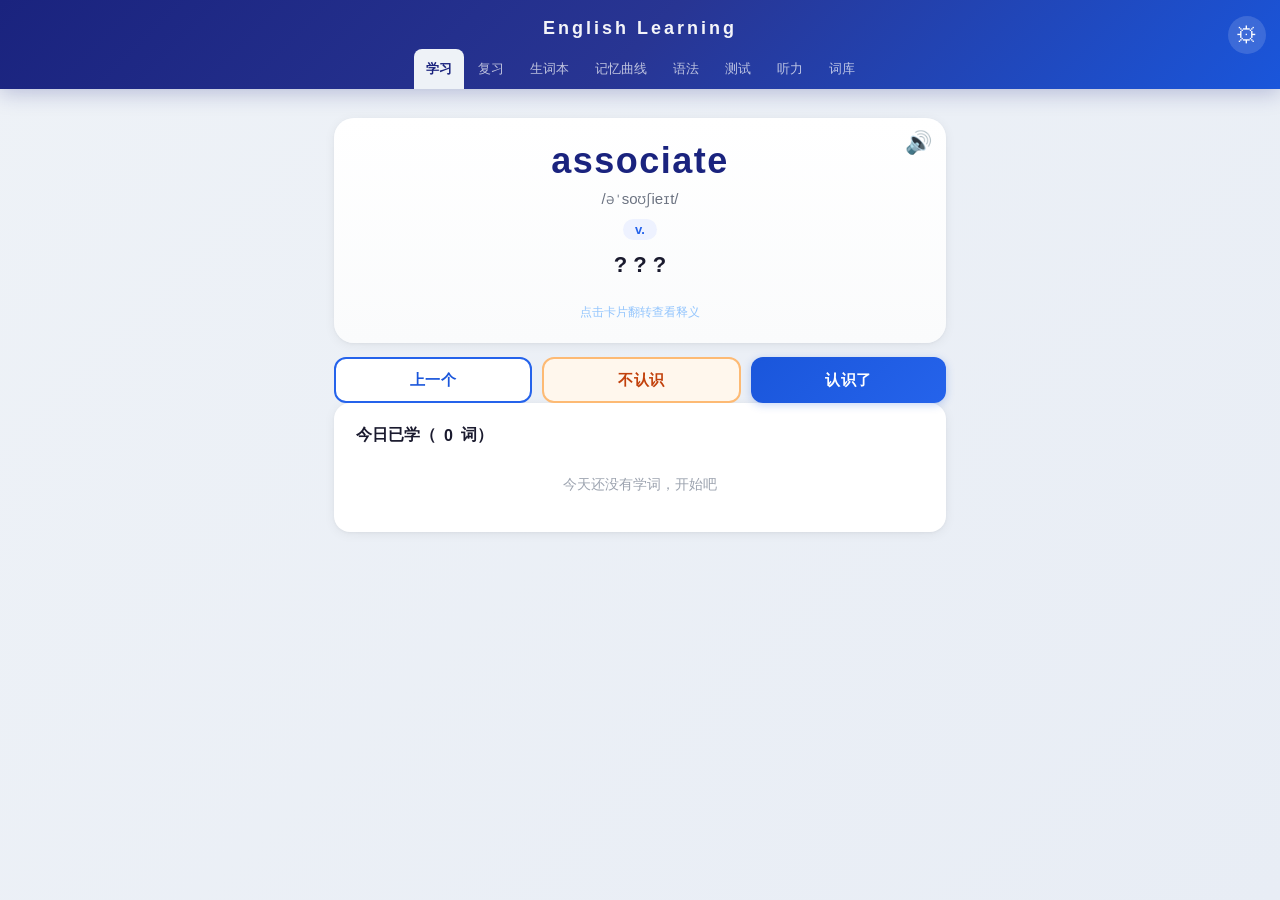
<file: index.html>
<!DOCTYPE html>
<html lang="zh-CN">
<head>
    <meta charset="UTF-8">
    <meta name="viewport" content="width=device-width, initial-scale=1.0, user-scalable=no, viewport-fit=cover">
    <meta name="apple-mobile-web-app-capable" content="yes">
    <meta name="apple-mobile-web-app-status-bar-style" content="black-translucent">
    <meta name="mobile-web-app-capable" content="yes">
    <meta name="theme-color" content="#1565C0">
    <link rel="manifest" href="manifest.json">
    <title>English Learning</title>
    <script>
    try {
        if ('serviceWorker' in navigator && location.protocol === 'https:') {
            navigator.serviceWorker.register('sw.js').catch(function(){});
        }
    } catch(e) {}
    </script>
    <style>
        /* ===== 基础重置 ===== */
        *, *::before, *::after { box-sizing: border-box; margin: 0; padding: 0; }
        body { font-family: "Microsoft YaHei", "PingFang SC", -apple-system, sans-serif; background: linear-gradient(135deg, #EEF2F7 0%, #E8EDF5 100%); color: #1a1a2e; min-height: 100vh; }

        /* ===== 导航栏 ===== */
        .navbar { background: linear-gradient(135deg, #1a237e 0%, #283593 50%, #1a56db 100%); color: #fff; position: fixed; top: 0; left: 0; right: 0; z-index: 100; box-shadow: 0 4px 20px rgba(26,35,126,0.25); }
        .nav-title { font-size: 18px; font-weight: 700; padding: 18px 20px 10px; text-align: center; letter-spacing: 3px; opacity: 0.95; }
        .nav-tabs { display: flex; justify-content: center; gap: 2px; padding: 0 12px 0; overflow-x: auto; -webkit-overflow-scrolling: touch; }
        .nav-tab { background: transparent; border: none; color: rgba(255,255,255,0.7); font-size: 13px; padding: 8px 12px; cursor: pointer; border-radius: 8px 8px 0 0; font-family: inherit; transition: all 0.25s; min-height: 40px; white-space: nowrap; }
        .nav-tab:hover { color: #fff; background: rgba(255,255,255,0.12); }
        .nav-tab.active { color: #1a237e; background: #EEF2F7; font-weight: 700; }

        /* ===== 主容器 ===== */
        .container { max-width: 640px; margin: 0 auto; padding: 118px 14px 40px; }

        /* ===== 面板 ===== */
        .panel { display: none; }
        .panel.active { display: block; animation: fadeIn 0.3s ease; }

        /* ===== 卡片 ===== */
        .card { background: #fff; border-radius: 16px; box-shadow: 0 2px 12px rgba(0,0,0,0.06), 0 1px 3px rgba(0,0,0,0.04); padding: 22px; margin-bottom: 14px; transition: box-shadow 0.2s; }
        .card-title { font-size: 16px; font-weight: 700; color: #1a1a2e; margin-bottom: 14px; display: flex; align-items: center; gap: 8px; }

        /* ===== 按钮 ===== */
        .btn { display: inline-flex; align-items: center; justify-content: center; border: none; border-radius: 12px; font-size: 15px; font-family: inherit; cursor: pointer; min-height: 46px; padding: 10px 22px; transition: all 0.25s; font-weight: 600; letter-spacing: 0.5px; }
        .btn-primary { background: linear-gradient(135deg, #1a56db, #2563eb); color: #fff; box-shadow: 0 2px 8px rgba(26,86,219,0.25); }
        .btn-primary:hover { background: linear-gradient(135deg, #1e40af, #1d4ed8); transform: translateY(-1px); box-shadow: 0 4px 14px rgba(26,86,219,0.35); }
        .btn-outline { background: #fff; color: #1a56db; border: 2px solid #2563eb; }
        .btn-outline:hover { background: #EEF2FF; }
        .btn-success { background: #10B981; color: #fff; }
        .btn-success:hover { background: #059669; }
        .btn-danger { background: #EF4444; color: #fff; }
        .btn-danger:hover { background: #DC2626; }
        .btn-sm { min-height: 34px; padding: 5px 12px; font-size: 12px; border-radius: 8px; }
        .btn-block { display: flex; width: 100%; }
        .btn-group { display: flex; gap: 10px; margin-top: 14px; }

        /* ===== 表单 ===== */
        .form-group { margin-bottom: 12px; }
        .form-label { display: block; font-size: 13px; color: #6B7280; margin-bottom: 4px; font-weight: 600; }
        .form-input { width: 100%; padding: 12px 16px; border: 2px solid #E5E7EB; border-radius: 12px; font-size: 15px; font-family: inherit; min-height: 46px; transition: all 0.2s; background: #F9FAFB; }
        .form-input:focus { outline: none; border-color: #2563eb; box-shadow: 0 0 0 4px rgba(37,99,235,0.1); background: #fff; }

        /* ===== 单词卡片 ===== */
        .word-card { cursor: pointer; user-select: none; min-height: 220px; display: flex; flex-direction: column; align-items: center; justify-content: center; text-align: center; transition: all 0.35s; position: relative; border-radius: 20px; background: linear-gradient(180deg, #FFFFFF 0%, #FAFBFC 100%); }
        .word-card:hover { transform: translateY(-3px); box-shadow: 0 8px 24px rgba(0,0,0,0.1); }
        .word-card.flipped { background: linear-gradient(180deg, #F8FAFF 0%, #F0F4FF 100%); }
        .word-en { font-size: 36px; font-weight: 800; color: #1a237e; letter-spacing: 1.5px; }
        .word-phonetic { font-size: 15px; color: #6B7280; margin-top: 8px; }
        .word-pos { font-size: 13px; color: #2563eb; background: #EEF2FF; padding: 3px 12px; border-radius: 20px; margin-top: 10px; font-weight: 600; }
        .word-meaning { font-size: 22px; color: #1a1a2e; margin-top: 12px; font-weight: 600; }
        .word-example { font-size: 14px; color: #6B7280; margin-top: 10px; font-style: italic; }
        .flip-hint { font-size: 12px; color: #93C5FD; margin-top: 16px; }
        .memory-tip { margin-top: 16px; padding: 14px 18px; background: #FFFBEB; border-radius: 14px; border-left: 4px solid #F59E0B; font-size: 13px; line-height: 1.7; color: #4B5563; text-align: left; width: 100%; }

        /* ===== 复习/选择题 ===== */
        .quiz-options { display: flex; flex-direction: column; gap: 10px; margin-top: 14px; }
        .quiz-option { background: #F9FAFB; border: 2px solid #E5E7EB; border-radius: 14px; padding: 14px 18px; font-size: 16px; cursor: pointer; transition: all 0.2s; min-height: 50px; font-family: inherit; text-align: left; font-weight: 500; }
        .quiz-option:hover { border-color: #2563eb; background: #EEF2FF; transform: scale(1.01); }
        .quiz-option.correct { border-color: #10B981; background: #ECFDF5; color: #065F46; }
        .quiz-option.wrong { border-color: #EF4444; background: #FEF2F2; color: #991B1B; }

        /* ===== 语法 ===== */
        .grammar-category { margin-bottom: 10px; }
        .grammar-header { background: #F9FAFB; border-radius: 12px; padding: 15px 18px; cursor: pointer; display: flex; justify-content: space-between; align-items: center; box-shadow: 0 1px 3px rgba(0,0,0,0.04); transition: all 0.2s; }
        .grammar-header:hover { background: #EEF2FF; }
        .grammar-body { background: #fff; border-radius: 0 0 12px 12px; padding: 0 18px; overflow: hidden; max-height: 0; transition: max-height 0.35s ease, padding 0.35s ease; }
        .grammar-body.open { max-height: 600px; padding: 14px 18px; }

        /* ===== 设置 ===== */
        .settings-btn { position: fixed; top: 16px; right: 14px; z-index: 101; background: rgba(255,255,255,0.15); backdrop-filter: blur(4px); border: none; color: #fff; font-size: 22px; width: 38px; height: 38px; border-radius: 50%; cursor: pointer; display: flex; align-items: center; justify-content: center; transition: all 0.2s; }
        .settings-btn:hover { background: rgba(255,255,255,0.3); }
        .modal-overlay { position: fixed; top: 0; left: 0; right: 0; bottom: 0; background: rgba(0,0,0,0.5); backdrop-filter: blur(4px); z-index: 200; display: flex; align-items: center; justify-content: center; animation: fadeIn 0.2s ease; }
        .modal-content { background: #fff; border-radius: 20px; padding: 28px; width: 92%; max-width: 420px; box-shadow: 0 20px 60px rgba(0,0,0,0.2); }
        .modal-header { display: flex; justify-content: space-between; align-items: center; margin-bottom: 18px; }
        .btn-close { background: #F3F4F6; border: none; font-size: 20px; color: #6B7280; cursor: pointer; width: 34px; height: 34px; border-radius: 50%; display: flex; align-items: center; justify-content: center; }
        .btn-close:hover { background: #E5E7EB; color: #1a1a2e; }
        @keyframes fadeIn { from { opacity: 0; } to { opacity: 1; } }

        /* ===== 空状态 ===== */
        .empty-state { text-align: center; padding: 40px 20px; color: #9CA3AF; }
        .empty-state-icon { font-size: 44px; margin-bottom: 10px; }
        .empty-state-text { font-size: 15px; }

        /* ===== 提示信息 ===== */
        .toast { position: fixed; bottom: 28px; left: 50%; transform: translateX(-50%); background: #1F2937; color: #fff; padding: 12px 28px; border-radius: 24px; font-size: 14px; z-index: 300; box-shadow: 0 8px 24px rgba(0,0,0,0.2); animation: fadeInUp 0.3s ease; }
        @keyframes fadeInUp { from { opacity: 0; transform: translateX(-50%) translateY(12px); } to { opacity: 1; transform: translateX(-50%) translateY(0); } }

        /* ===== 统计标签 ===== */
        .stat-row { display: flex; gap: 10px; margin: 12px 0; }
        .stat-item { flex: 1; background: linear-gradient(135deg, #EEF2FF, #E0E7FF); border-radius: 14px; padding: 16px; text-align: center; }
        .stat-num { font-size: 26px; font-weight: 800; color: #1e40af; }
        .stat-label { font-size: 11px; color: #6B7280; margin-top: 2px; font-weight: 600; text-transform: uppercase; letter-spacing: 1px; }

        /* ===== 生词本 ===== */
        .wordbook-item { display: flex; justify-content: space-between; align-items: center; padding: 14px 0; border-bottom: 1px solid #F3F4F6; }
        .wordbook-item:last-child { border-bottom: none; }
        .badge { font-size: 10px; background: #EEF2FF; color: #2563eb; padding: 2px 8px; border-radius: 10px; font-weight: 600; }
        .badge-learned { background: #ECFDF5; color: #065F46; }
        .badge-review { background: #FFF7ED; color: #C2410C; }

        /* ===== 不认识按钮 ===== */
        .btn-learn-unknown { background: #FFF7ED; color: #C2410C; border: 2px solid #FDBA74; }
        .btn-learn-unknown:hover { background: #FFEDD5; }

        /* ===== 词库列表 ===== */
        .vocab-item { display: flex; align-items: flex-start; padding: 12px 14px; border-bottom: 1px solid #F3F4F6; gap: 10px; transition: background 0.15s; }
        .vocab-item:hover { background: #F9FAFB; }
        .vocab-item:last-child { border-bottom: none; }
        .vocab-item-left { flex: 1; min-width: 0; }
        .vocab-word-row { display: flex; align-items: center; gap: 6px; flex-wrap: wrap; margin-bottom: 4px; }
        .vocab-word { font-size: 15px; font-weight: 700; color: #1a237e; }
        .vocab-meaning { font-size: 13px; color: #6B7280; }
        .vocab-status { font-size: 10px; padding: 2px 8px; border-radius: 10px; white-space: nowrap; font-weight: 600; }

        @media (max-width: 480px) {
            .container { padding: 108px 8px 32px; }
            .card { padding: 16px; }
            .word-en { font-size: 28px; }
            .nav-tab { font-size: 12px; padding: 8px 10px; }
        }
    </style>
</head>
<body>

    <!-- 导航栏 -->
    <nav class="navbar">
        <div class="nav-title">English Learning</div>
        <div class="nav-tabs">
            <button class="nav-tab active" data-tab="learn">学习</button>
            <button class="nav-tab" data-tab="review">复习</button>
            <button class="nav-tab" data-tab="wordbook">生词本</button>
            <button class="nav-tab" data-tab="memory">记忆曲线</button>
            <button class="nav-tab" data-tab="grammar">语法</button>
            <button class="nav-tab" data-tab="test">测试</button>
            <button class="nav-tab" data-tab="listen">听力</button>
            <button class="nav-tab" data-tab="vocab">词库</button>
        </div>
    </nav>

    <!-- 设置按钮 -->
    <button class="settings-btn" id="btnSettings" title="设置">&#9881;</button>

    <!-- 设置弹窗 -->
    <div class="modal-overlay" id="settingsModal" style="display:none;">
        <div class="modal-content">
            <div class="modal-header">
                <span class="card-title">设置</span>
                <button class="btn-close" id="btnCloseSettings">&times;</button>
            </div>
            <div class="form-group">
                <label class="form-label">每日目标（个）</label>
                <input class="form-input" type="number" id="inputDailyGoal" min="5" max="100" value="20">
            </div>
            <button class="btn btn-primary btn-block" id="btnSaveGoal" style="margin-bottom:8px;">保存目标</button>
            <hr style="border:none;border-top:1px solid #E0E0E0;margin:16px 0;">
            <div class="btn-group">
                <button class="btn btn-outline btn-block" id="btnExport">导出数据备份</button>
                <button class="btn btn-outline btn-block" id="btnImport">导入数据恢复</button>
            </div>
            <input type="file" id="importFile" accept=".json" style="display:none;">
            <hr style="border:none;border-top:1px solid #E0E0E0;margin:16px 0;">
            <button class="btn btn-outline btn-block" id="btnResetReview" style="margin-bottom:8px;">重置今日复习</button>
            <hr style="border:none;border-top:1px solid #E0E0E0;margin:16px 0;">
            <div style="font-weight:600;font-size:14px;margin-bottom:8px;">&#128260; 跨设备同步</div>
            <div style="font-size:12px;color:#6B7280;margin-bottom:8px;">在电脑生成同步码 → 手机上输入 → 数据同步</div>
            <button class="btn btn-primary btn-block" id="btnSyncExport" style="margin-bottom:8px;">生成同步码</button>
            <div style="display:flex;gap:8px;">
                <input class="form-input" id="syncCodeInput" placeholder="粘贴同步码..." style="flex:1;">
                <button class="btn btn-success" id="btnSyncImport" style="min-width:60px;">导入</button>
            </div>
            <hr style="border:none;border-top:1px solid #E0E0E0;margin:16px 0;">
            <button class="btn btn-danger btn-block" id="btnReset">重置所有数据</button>
        </div>
    </div>

    <!-- 内容区 -->
    <main class="container">

        <!-- ===== 学习面板 ===== -->
        <section id="learn-panel" class="panel active">
            <div class="card word-card" id="wordCard">
                <div style="position:absolute;top:12px;right:14px;cursor:pointer;font-size:22px;color:#1976D2;z-index:5;" id="btnSpeak" title="点击听发音">&#128266;</div>
                <div class="word-en" id="wordEn"></div>
                <div class="word-phonetic" id="wordPhonetic"></div>
                <div class="word-pos" id="wordPos"></div>
                <div class="word-meaning" id="wordMeaning"></div>
                <div style="display:flex;align-items:flex-start;gap:6px;justify-content:center;">
                    <div class="word-example" id="wordExample"></div>
                    <span id="btnSpeakExample" style="cursor:pointer;font-size:16px;color:#1976D2;display:none;line-height:1.4;" title="听例句发音">&#128266;</span>
                </div>
                <div class="flip-hint" id="flipHint">点击卡片翻转查看释义</div>
                <div class="memory-tip" id="memoryTipBox" style="display:none;">
                    <div style="font-weight:600;color:#E65100;margin-bottom:4px;">&#128161; 记忆技巧</div>
                    <div id="memoryTipContent"></div>
                </div>
            </div>
            <div class="btn-group" id="learnBtnGroup">
                <button class="btn btn-outline btn-block" id="btnPrevWord">上一个</button>
                <button class="btn btn-learn-unknown btn-block" id="btnUnknown">不认识</button>
                <button class="btn btn-primary btn-block" id="btnLearned">认识了</button>
            </div>
            <div class="card" id="completeCard" style="display:none;">
                <div class="empty-state">
                    <div class="empty-state-icon">&#127881;</div>
                    <div class="empty-state-text">今日目标已完成！继续复习巩固吧</div>
                </div>
            </div>
            <!-- 今日已学列表 -->
            <div class="card" id="todayLearnedCard">
                <div class="card-title">今日已学（<span id="todayLearnedCount">0</span> 词）</div>
                <div id="todayLearnedList" style="font-size:14px;color:#555;line-height:2;"></div>
                <div class="empty-state" id="todayLearnedEmpty" style="padding:16px;">
                    <div class="empty-state-text" style="font-size:14px;">今天还没有学词，开始吧</div>
                </div>
            </div>
        </section>

        <!-- ===== 复习面板 ===== -->
        <section id="review-panel" class="panel">
            <div class="stat-row" id="quizStats">
                <div class="stat-item"><div class="stat-num" id="quizCorrect" style="color:#4CAF50;">0</div><div class="stat-label">正确</div></div>
                <div class="stat-item"><div class="stat-num" id="quizWrong" style="color:#F44336;">0</div><div class="stat-label">错误</div></div>
                <div class="stat-item"><div class="stat-num" id="quizTotal">0</div><div class="stat-label">总题数</div></div>
            </div>
            <div class="card" id="quizCard">
                <div class="card-title">选择正确的释义</div>
                <div style="text-align:center;font-size:28px;font-weight:700;color:#1565C0;padding:16px 0;cursor:pointer;" id="quizWord" title="点击听发音">--</div>
                <div class="quiz-options" id="quizOptions"></div>
                <div id="quizFeedback" style="text-align:center;margin-top:12px;font-size:14px;"></div>
                <div class="btn-group" id="quizNavBtns" style="display:none;">
                    <button class="btn btn-outline btn-block" id="btnPrevQuiz">上一题</button>
                    <button class="btn btn-primary btn-block" id="btnNextQuiz">下一题</button>
                </div>
            </div>
            <div class="card" id="quizEmpty" style="display:none;">
                <div class="empty-state">
                    <div class="empty-state-icon">&#128218;</div>
                    <div class="empty-state-text">先去学习页认识一些单词，再来复习吧</div>
                </div>
            </div>
        </section>

        <!-- ===== 生词本面板 ===== -->
        <section id="wordbook-panel" class="panel">
            <div class="card">
                <div class="card-title">添加生词</div>
                <div class="form-group"><input class="form-input" id="inputNewWord" placeholder="输入英文单词"></div>
                <div class="form-group"><input class="form-input" id="inputNewMeaning" placeholder="输入中文释义"></div>
                <button class="btn btn-primary btn-block" id="btnAddWord">添加</button>
            </div>
            <!-- 生词测试 -->
            <div class="card" id="wordbookQuizCard">
                <div class="card-title">生词测试</div>
                <div id="wbQuizArea">
                    <button class="btn btn-primary btn-block" id="btnStartWbQuiz">开始测试生词</button>
                </div>
                <div id="wbQuizQuestion" style="display:none;">
                    <div style="text-align:center;font-size:26px;font-weight:700;color:#1565C0;padding:12px 0;cursor:pointer;" id="wbQuizWord" title="点击听发音"></div>
                    <div class="quiz-options" id="wbQuizOptions"></div>
                    <div id="wbQuizFeedback" style="text-align:center;margin-top:10px;font-size:14px;"></div>
                    <div class="btn-group" id="wbQuizNavBtns" style="display:none;">
                        <button class="btn btn-outline btn-block" id="btnWbPrev">上一题</button>
                        <button class="btn btn-primary btn-block" id="btnWbNext">下一题</button>
                    </div>
                    <div id="wbQuizResult" style="display:none;text-align:center;padding:20px;"></div>
                </div>
            </div>
            <!-- 生词列表 -->
            <div class="card">
                <div class="card-title">生词列表（<span id="wbErrorCount">0</span> 个错误词）</div>
                <div id="wordbookList"></div>
                <div class="empty-state" id="wordbookEmpty">
                    <div class="empty-state-icon">&#128214;</div>
                    <div class="empty-state-text">还没有生词，不认识或答错的词会自动收录</div>
                </div>
            </div>
        </section>

        <!-- ===== 记忆曲线面板 ===== -->
        <section id="memory-panel" class="panel">
            <div class="card">
                <div class="card-title">&#128337; 艾宾浩斯记忆曲线</div>
                <div style="font-size:13px;color:#6B7280;margin-bottom:14px;">
                    科学复习间隔：1天 → 3天 → 7天 → 15天 → 30天
                </div>
                <div class="stat-row" id="memStats">
                    <div class="stat-item"><div class="stat-num" id="memDueCount">0</div><div class="stat-label">到期复习</div></div>
                    <div class="stat-item"><div class="stat-num" id="memL1Count">0</div><div class="stat-label">L1 初学</div></div>
                    <div class="stat-item"><div class="stat-num" id="memMastered">0</div><div class="stat-label">已掌握</div></div>
                </div>
            </div>
            <!-- 记忆曲线复习题 -->
            <div class="card" id="memQuizCard">
                <div class="card-title">复习题</div>
                <div id="memQuizArea">
                    <button class="btn btn-primary btn-block" id="btnStartMemQuiz">开始复习到期词</button>
                </div>
                <div id="memQuizQuestion" style="display:none;">
                    <div style="text-align:center;font-size:26px;font-weight:800;color:#1a237e;padding:12px 0;cursor:pointer;" id="memQuizWord" title="点击听发音"></div>
                    <div class="quiz-options" id="memQuizOptions"></div>
                    <div id="memQuizFeedback" style="text-align:center;margin-top:10px;font-size:14px;"></div>
                    <div class="btn-group" id="memQuizNavBtns" style="display:none;">
                        <button class="btn btn-outline btn-block" id="btnMemPrev">上一题</button>
                        <button class="btn btn-primary btn-block" id="btnMemNext">下一题</button>
                    </div>
                    <div id="memQuizResult" style="display:none;text-align:center;padding:20px;"></div>
                </div>
            </div>
            <!-- 到期词列表 -->
            <div class="card">
                <div class="card-title">到期词列表</div>
                <div id="memDueList"></div>
                <div class="empty-state" id="memDueEmpty">
                    <div class="empty-state-icon">&#127919;</div>
                    <div class="empty-state-text">暂无到期词，先去学习页积累吧</div>
                </div>
            </div>
        </section>

        <!-- ===== 测试面板 ===== -->
        <section id="test-panel" class="panel">
            <!-- 词汇量测试 -->
            <div class="card" id="vocabTestCard">
                <div class="card-title">&#128202; 词汇量测试</div>
                <div style="font-size:13px;color:#6B7280;margin-bottom:12px;">从词库随机抽 50 词，诚实选择认识/不认识，估算词汇量</div>
                <div id="testArea">
                    <button class="btn btn-primary btn-block" id="btnStartTest">开始测试</button>
                    <button class="btn btn-outline btn-block" id="btnEndTest" style="margin-top:8px;display:none;">结束测试看结果</button>
                </div>
                <div id="testQuestion" style="display:none;">
                    <div style="text-align:center;font-size:13px;color:#6B7280;margin-bottom:8px;" id="testProgress"></div>
                    <div style="text-align:center;font-size:30px;font-weight:800;color:#1a237e;padding:16px;" id="testWord"></div>
                    <div class="btn-group">
                        <button class="btn btn-learn-unknown btn-block" id="btnTestNo">不认识</button>
                        <button class="btn btn-success btn-block" id="btnTestYes">认识</button>
                    </div>
                </div>
                <div id="testResult" style="display:none;text-align:center;padding:16px;"></div>
            </div>
            <!-- 今日回顾选择题 -->
            <div class="card" id="todayReviewCard">
                <div class="card-title">&#128218; 今日回顾</div>
                <div style="font-size:13px;color:#6B7280;margin-bottom:12px;" id="todayReviewInfo">今天学了 0 词，抽几个测一测</div>
                <div id="todayReviewArea">
                    <button class="btn btn-primary btn-block" id="btnStartTodayReview">开始回顾</button>
                </div>
                <div id="todayReviewQuestion" style="display:none;">
                    <div style="text-align:center;font-size:28px;font-weight:800;color:#1a237e;padding:12px;" id="todayReviewWord"></div>
                    <div class="quiz-options" id="todayReviewOptions"></div>
                    <div id="todayReviewFeedback" style="text-align:center;margin-top:10px;font-size:14px;"></div>
                    <button class="btn btn-primary btn-block" id="btnTodayReviewNext" style="display:none;margin-top:10px;">下一题</button>
                </div>
                <div id="todayReviewResult" style="display:none;text-align:center;padding:16px;"></div>
            </div>
        </section>

        <!-- ===== 听力面板 ===== -->
        <section id="listen-panel" class="panel">
            <div class="card">
                <div class="card-title">&#127911; 四级听力真题训练</div>
                <div style="font-size:13px;color:#6B7280;margin-bottom:12px;">播放对话/短文 → 听问题 → 选择答案</div>
            </div>
            <div class="card" id="listenQuizCard">
                <button class="btn btn-primary btn-block" id="btnListenPlay" style="margin-bottom:12px;">&#9654; 播放听力</button>
                <div id="listenQuestion" style="font-size:15px;color:#1a237e;font-weight:600;margin-bottom:14px;display:none;"></div>
                <div class="quiz-options" id="listenOptions"></div>
                <div id="listenFeedback" style="text-align:center;margin-top:12px;font-size:15px;"></div>
                <button class="btn btn-primary btn-block" id="btnListenNext" style="display:none;margin-top:12px;">下一题</button>
            </div>
            <div class="card">
                <div class="card-title">听力统计</div>
                <div class="stat-row">
                    <div class="stat-item"><div class="stat-num" id="listenCorrect" style="color:#10B981;">0</div><div class="stat-label">正确</div></div>
                    <div class="stat-item"><div class="stat-num" id="listenTotal">0</div><div class="stat-label">总题数</div></div>
                </div>
            </div>
        </section>

        <!-- ===== 语法面板 ===== -->
        <section id="grammar-panel" class="panel">
            <div id="grammarContent"></div>
        </section>

        <!-- ===== 词库面板 ===== -->
        <section id="vocab-panel" class="panel">
            <div class="card">
                <input class="form-input" id="vocabSearch" placeholder="搜索单词...（输入英文或中文）">
                <div style="display:flex;gap:6px;margin-top:8px;flex-wrap:wrap;" id="vocabFilters">
                    <button class="btn btn-sm btn-outline vocab-filter active" data-cat="all">全部</button>
                    <button class="btn btn-sm btn-outline vocab-filter" data-cat="mustknow" style="color:#F44336;border-color:#F44336;">必考</button>
                    <button class="btn btn-sm btn-outline vocab-filter" data-cat="highfreq" style="color:#1976D2;border-color:#1976D2;">高频</button>
                    <button class="btn btn-sm btn-outline vocab-filter" data-cat="errorprone" style="color:#E65100;border-color:#E65100;">易错</button>
                    <button class="btn btn-sm btn-outline vocab-filter" data-cat="basic">基础</button>
                    <button class="btn btn-sm btn-outline vocab-filter" data-cat="phrase" style="color:#7C3AED;border-color:#7C3AED;">词组</button>
                </div>
            </div>
            <div class="card">
                <div class="card-title">单词列表（<span id="vocabCount">500</span> 词）</div>
                <div id="vocabList"></div>
            </div>
        </section>

    </main>

    <script>
    // ===== 兼容补丁（旧手机浏览器） =====
    if (!Array.prototype.find) {
        Array.prototype.find = function(cb) {
            for (var i = 0; i < this.length; i++) { if (cb(this[i], i, this)) return this[i]; }
        };
    }
    if (!Array.prototype.some) {
        Array.prototype.some = function(cb) {
            for (var i = 0; i < this.length; i++) { if (cb(this[i], i, this)) return true; }
            return false;
        };
    }
    if (!String.prototype.includes) {
        String.prototype.includes = function(s) { return this.indexOf(s) !== -1; };
    }
    if (!Array.prototype.includes) {
        Array.prototype.includes = function(v) { return this.indexOf(v) !== -1; };
    }
    if (!window.speechSynthesis) { window.speechSynthesis = null; }

    // ===================================================================
    // 四级词库数据
    // ===================================================================
    var WORDS = [
        { id: "w001", word: "abandon", phonetic: "/əˈbændən/", pos: "v.", meaning: "放弃；抛弃", example: "He had to abandon his plan.", memoryTip: "<b>谐音：</b>\"一笨蛋\" → 被当笨蛋<b>抛弃</b>了。a+band+on：乐队在台上演出，观众走光了。" },
        { id: "w002", word: "ability", phonetic: "/əˈbɪləti/", pos: "n.", meaning: "能力；才能", example: "She has the ability to lead." },
        { id: "w003", word: "abroad", phonetic: "/əˈbrɔːd/", pos: "adv.", meaning: "在国外；到国外", example: "He dreams of studying abroad." },
        { id: "w004", word: "absence", phonetic: "/ˈæbsəns/", pos: "n.", meaning: "缺席；不在", example: "His absence was noticed." },
        { id: "w005", word: "absolute", phonetic: "/ˈæbsəluːt/", pos: "adj.", meaning: "绝对的；完全的", example: "I have absolute trust in her." },
        { id: "w006", word: "absorb", phonetic: "/əbˈzɔːrb/", pos: "v.", meaning: "吸收；吸引", example: "Plants absorb sunlight." },
        { id: "w007", word: "abstract", phonetic: "/ˈæbstrækt/", pos: "adj.", meaning: "抽象的；摘要", example: "The idea is too abstract." },
        { id: "w008", word: "abundant", phonetic: "/əˈbʌndənt/", pos: "adj.", meaning: "丰富的；充裕的", example: "The region has abundant resources." },
        { id: "w009", word: "academic", phonetic: "/ˌækəˈdemɪk/", pos: "adj.", meaning: "学术的；学院的", example: "She has high academic achievements." },
        { id: "w010", word: "accelerate", phonetic: "/əkˈseləreɪt/", pos: "v.", meaning: "加速；加快", example: "The car accelerated quickly." },
        { id: "w011", word: "access", phonetic: "/ˈækses/", pos: "n.", meaning: "进入；通道；访问", example: "Students have access to the library.", memoryTip: "<b>词根 cess=走：</b>access=ac+cess→走过去→<b>进入</b>。同根：success=往上走→成功；process=向前走→过程。" },
        { id: "w012", word: "accompany", phonetic: "/əˈkʌmpəni/", pos: "v.", meaning: "陪伴；伴随", example: "She accompanied me to the station." },
        { id: "w013", word: "accomplish", phonetic: "/əˈkɑːmplɪʃ/", pos: "v.", meaning: "完成；实现", example: "We accomplished our mission." },
        { id: "w014", word: "account", phonetic: "/əˈkaʊnt/", pos: "n.", meaning: "账户；说明", example: "I opened a bank account." },
        { id: "w015", word: "accurate", phonetic: "/ˈækjərət/", pos: "adj.", meaning: "准确的；精确的", example: "The data is accurate." },
        { id: "w016", word: "achieve", phonetic: "/əˈtʃiːv/", pos: "v.", meaning: "达到；取得", example: "He achieved his goal." },
        { id: "w017", word: "acknowledge", phonetic: "/əkˈnɑːlɪdʒ/", pos: "v.", meaning: "承认；确认", example: "She acknowledged her mistake." },
        { id: "w018", word: "acquire", phonetic: "/əˈkwaɪər/", pos: "v.", meaning: "获得；习得", example: "It's hard to acquire a new language." },
        { id: "w019", word: "adapt", phonetic: "/əˈdæpt/", pos: "v.", meaning: "适应；改编", example: "You need to adapt to the new environment." },
        { id: "w020", word: "adequate", phonetic: "/ˈædɪkwət/", pos: "adj.", meaning: "足够的；适当的", example: "The supply is adequate for our needs." },
        { id: "w021", word: "adjust", phonetic: "/əˈdʒʌst/", pos: "v.", meaning: "调整；适应", example: "I need to adjust the volume." },
        { id: "w022", word: "administration", phonetic: "/ədˌmɪnɪˈstreɪʃn/", pos: "n.", meaning: "管理；行政", example: "The administration made new rules." },
        { id: "w023", word: "admission", phonetic: "/ədˈmɪʃn/", pos: "n.", meaning: "准入；承认", example: "He gained admission to the university." },
        { id: "w024", word: "adopt", phonetic: "/əˈdɑːpt/", pos: "v.", meaning: "采用；收养", example: "They decided to adopt the new method." },
        { id: "w025", word: "advance", phonetic: "/ədˈvæns/", pos: "v.", meaning: "前进；提前", example: "Technology continues to advance." },
        { id: "w026", word: "advantage", phonetic: "/ədˈvæntɪdʒ/", pos: "n.", meaning: "优势；有利条件", example: "Being tall is an advantage in basketball." },
        { id: "w027", word: "advertise", phonetic: "/ˈædvərtaɪz/", pos: "v.", meaning: "做广告；宣传", example: "They advertise on social media." },
        { id: "w028", word: "affair", phonetic: "/əˈfer/", pos: "n.", meaning: "事务；事件", example: "It's a private affair." },
        { id: "w029", word: "affect", phonetic: "/əˈfekt/", pos: "v.", meaning: "影响；感染", example: "The weather affects our mood.", memoryTip: "<b>affect(v.影响) vs effect(n.效果)：</b>a在前→先动作，e在后→结果。affect=动词，effect=名词。" },
        { id: "w030", word: "afford", phonetic: "/əˈfɔːrd/", pos: "v.", meaning: "负担得起；提供", example: "I can't afford a new car." },
        { id: "w031", word: "aggressive", phonetic: "/əˈɡresɪv/", pos: "adj.", meaning: "侵略的；好斗的", example: "The company has an aggressive strategy." },
        { id: "w032", word: "agreement", phonetic: "/əˈɡriːmənt/", pos: "n.", meaning: "协议；一致", example: "They reached an agreement." },
        { id: "w033", word: "aid", phonetic: "/eɪd/", pos: "n.", meaning: "援助；帮助", example: "They provided aid to the victims." },
        { id: "w034", word: "alternative", phonetic: "/ɔːlˈtɜːrnətɪv/", pos: "n.", meaning: "替代选择；备选方案", example: "Is there an alternative to this plan?" },
        { id: "w035", word: "amaze", phonetic: "/əˈmeɪz/", pos: "v.", meaning: "使惊奇；使惊愕", example: "His performance amazed everyone." },
        { id: "w036", word: "amount", phonetic: "/əˈmaʊnt/", pos: "n.", meaning: "数量；总额", example: "A large amount of money was spent." },
        { id: "w037", word: "analyze", phonetic: "/ˈænəlaɪz/", pos: "v.", meaning: "分析；解析", example: "We need to analyze the data." },
        { id: "w038", word: "annual", phonetic: "/ˈænjuəl/", pos: "adj.", meaning: "年度的；每年的", example: "The annual meeting will be held next week." },
        { id: "w039", word: "anxiety", phonetic: "/æŋˈzaɪəti/", pos: "n.", meaning: "焦虑；忧虑", example: "She felt anxiety before the exam." },
        { id: "w040", word: "apparent", phonetic: "/əˈpærənt/", pos: "adj.", meaning: "明显的；表面上的", example: "It became apparent that he was wrong." },
        { id: "w041", word: "appeal", phonetic: "/əˈpiːl/", pos: "v.", meaning: "呼吁；吸引；上诉", example: "The idea appeals to young people." },
        { id: "w042", word: "appetite", phonetic: "/ˈæpɪtaɪt/", pos: "n.", meaning: "食欲；胃口", example: "Exercise gave me a good appetite." },
        { id: "w043", word: "apply", phonetic: "/əˈplaɪ/", pos: "v.", meaning: "申请；应用", example: "I applied for a job at the company." },
        { id: "w044", word: "appreciate", phonetic: "/əˈpriːʃieɪt/", pos: "v.", meaning: "欣赏；感激；领会", example: "I appreciate your help.", memoryTip: "<b>词根 preci=价值：</b>ap+preci+ate→看重价值→<b>欣赏、感激</b>。同根：precious 珍贵的。" },
        { id: "w045", word: "approach", phonetic: "/əˈproʊtʃ/", pos: "v.", meaning: "接近；方法", example: "Winter is approaching." },
        { id: "w046", word: "appropriate", phonetic: "/əˈproʊpriət/", pos: "adj.", meaning: "适当的；合适的", example: "This isn't the appropriate time." },
        { id: "w047", word: "arise", phonetic: "/əˈraɪz/", pos: "v.", meaning: "出现；产生", example: "Problems may arise unexpectedly." },
        { id: "w048", word: "artificial", phonetic: "/ˌɑːrtɪˈfɪʃl/", pos: "adj.", meaning: "人工的；人造的", example: "Artificial intelligence is evolving rapidly." },
        { id: "w049", word: "aspect", phonetic: "/ˈæspekt/", pos: "n.", meaning: "方面；层面", example: "We considered every aspect of the problem." },
        { id: "w050", word: "assemble", phonetic: "/əˈsembl/", pos: "v.", meaning: "集合；组装", example: "The students assembled in the hall." },
        { id: "w051", word: "assess", phonetic: "/əˈses/", pos: "v.", meaning: "评估；评定", example: "The teacher assessed the students' work." },
        { id: "w052", word: "assign", phonetic: "/əˈsaɪn/", pos: "v.", meaning: "分配；指派", example: "The boss assigned me a new task." },
        { id: "w053", word: "assist", phonetic: "/əˈsɪst/", pos: "v.", meaning: "帮助；协助", example: "She assisted me with my homework." },
        { id: "w054", word: "associate", phonetic: "/əˈsoʊʃieɪt/", pos: "v.", meaning: "联系；关联", example: "People often associate red with danger." },
        { id: "w055", word: "assume", phonetic: "/əˈsuːm/", pos: "v.", meaning: "假设；承担", example: "I assume you know the answer." },
        { id: "w056", word: "atmosphere", phonetic: "/ˈætməsfɪr/", pos: "n.", meaning: "气氛；大气", example: "The restaurant has a cozy atmosphere." },
        { id: "w057", word: "attach", phonetic: "/əˈtætʃ/", pos: "v.", meaning: "附上；连接", example: "Please attach the file to the email." },
        { id: "w058", word: "attempt", phonetic: "/əˈtempt/", pos: "v.", meaning: "尝试；企图", example: "He attempted to break the record." },
        { id: "w059", word: "attend", phonetic: "/əˈtend/", pos: "v.", meaning: "参加；出席", example: "Many people attended the meeting." },
        { id: "w060", word: "attitude", phonetic: "/ˈætɪtuːd/", pos: "n.", meaning: "态度；看法", example: "A positive attitude helps a lot." },
        { id: "w061", word: "attract", phonetic: "/əˈtrækt/", pos: "v.", meaning: "吸引；引起", example: "The exhibition attracted many visitors." },
        { id: "w062", word: "authority", phonetic: "/əˈθɔːrəti/", pos: "n.", meaning: "权威；当局", example: "The authorities are investigating the case." },
        { id: "w063", word: "available", phonetic: "/əˈveɪləbl/", pos: "adj.", meaning: "可用的；有空的", example: "Is this seat available?" },
        { id: "w064", word: "average", phonetic: "/ˈævərɪdʒ/", pos: "adj.", meaning: "平均的；普通的", example: "The average temperature is 20 degrees." },
        { id: "w065", word: "avoid", phonetic: "/əˈvɔɪd/", pos: "v.", meaning: "避免；避开", example: "You should avoid making the same mistake." },
        { id: "w066", word: "award", phonetic: "/əˈwɔːrd/", pos: "n.", meaning: "奖励；奖品", example: "She won an award for her essay." },
        { id: "w067", word: "aware", phonetic: "/əˈwer/", pos: "adj.", meaning: "意识到的；知道的", example: "I'm aware of the risks." },
        { id: "w068", word: "barrier", phonetic: "/ˈbæriər/", pos: "n.", meaning: "障碍；屏障", example: "Language can be a barrier." },
        { id: "w069", word: "benefit", phonetic: "/ˈbenɪfɪt/", pos: "n.", meaning: "好处；利益", example: "Exercise has many health benefits." },
        { id: "w070", word: "budget", phonetic: "/ˈbʌdʒɪt/", pos: "n.", meaning: "预算", example: "We need to stick to our budget." },
        { id: "w071", word: "burden", phonetic: "/ˈbɜːrdn/", pos: "n.", meaning: "负担；重担", example: "The debt was a heavy burden." },
        { id: "w072", word: "campaign", phonetic: "/kæmˈpeɪn/", pos: "n.", meaning: "运动；活动；战役", example: "They launched a new marketing campaign." },
        { id: "w073", word: "capable", phonetic: "/ˈkeɪpəbl/", pos: "adj.", meaning: "有能力的；能干的", example: "She is a capable leader." },
        { id: "w074", word: "capacity", phonetic: "/kəˈpæsəti/", pos: "n.", meaning: "能力；容量", example: "The hall has a capacity of 500." },
        { id: "w075", word: "capture", phonetic: "/ˈkæptʃər/", pos: "v.", meaning: "捕获；俘获", example: "The police captured the suspect." },
        { id: "w076", word: "career", phonetic: "/kəˈrɪr/", pos: "n.", meaning: "职业；生涯", example: "She chose teaching as her career." },
        { id: "w077", word: "challenge", phonetic: "/ˈtʃælɪndʒ/", pos: "n.", meaning: "挑战；困难", example: "This project is a real challenge.", memoryTip: "<b>谐音：</b>\"查冷知\" → 查了才知道冷，真是个<b>挑战</b>。短语：face a challenge 面临挑战。" },
        { id: "w078", word: "characteristic", phonetic: "/ˌkærəktəˈrɪstɪk/", pos: "n.", meaning: "特征；特点", example: "Patience is a key characteristic of a teacher." },
        { id: "w079", word: "circumstance", phonetic: "/ˈsɜːrkəmstæns/", pos: "n.", meaning: "环境；情况", example: "Under no circumstances should you lie." },
        { id: "w080", word: "claim", phonetic: "/kleɪm/", pos: "v.", meaning: "声称；要求", example: "He claims to be innocent." },
        { id: "w081", word: "colleague", phonetic: "/ˈkɑːliːɡ/", pos: "n.", meaning: "同事；同僚", example: "I discussed the issue with my colleagues." },
        { id: "w082", word: "combine", phonetic: "/kəmˈbaɪn/", pos: "v.", meaning: "结合；联合", example: "We should combine our efforts." },
        { id: "w083", word: "communicate", phonetic: "/kəˈmjuːnɪkeɪt/", pos: "v.", meaning: "交流；沟通", example: "We communicate via email." },
        { id: "w084", word: "community", phonetic: "/kəˈmjuːnəti/", pos: "n.", meaning: "社区；团体", example: "The local community supports the project." },
        { id: "w085", word: "compare", phonetic: "/kəmˈper/", pos: "v.", meaning: "比较；对比", example: "Don't compare yourself with others." },
        { id: "w086", word: "compete", phonetic: "/kəmˈpiːt/", pos: "v.", meaning: "竞争；比赛", example: "They compete for the championship." },
        { id: "w087", word: "complaint", phonetic: "/kəmˈpleɪnt/", pos: "n.", meaning: "抱怨；投诉", example: "We received a complaint from a customer." },
        { id: "w088", word: "complex", phonetic: "/kəmˈpleks/", pos: "adj.", meaning: "复杂的；难懂的", example: "The problem is very complex.", memoryTip: "<b>词根 plex=折叠：</b>com+plex→全折一起→<b>复杂的</b>。反义：simple=sim(单一)+ple→只折一次→简单。" },
        { id: "w089", word: "concentrate", phonetic: "/ˈkɑːnsntreɪt/", pos: "v.", meaning: "集中；专注", example: "I can't concentrate with this noise." },
        { id: "w090", word: "concept", phonetic: "/ˈkɑːnsept/", pos: "n.", meaning: "概念；观念", example: "It's a difficult concept to understand." },
        { id: "w091", word: "concern", phonetic: "/kənˈsɜːrn/", pos: "n.", meaning: "关心；担忧", example: "Environmental concern is growing." },
        { id: "w092", word: "conduct", phonetic: "/kənˈdʌkt/", pos: "v.", meaning: "进行；指挥", example: "They conducted an experiment." },
        { id: "w093", word: "confidence", phonetic: "/ˈkɑːnfɪdəns/", pos: "n.", meaning: "信心；信任", example: "She has confidence in her abilities." },
        { id: "w094", word: "confirm", phonetic: "/kənˈfɜːrm/", pos: "v.", meaning: "确认；证实", example: "Can you confirm the date?" },
        { id: "w095", word: "consequence", phonetic: "/ˈkɑːnsɪkwens/", pos: "n.", meaning: "结果；后果", example: "Think about the consequences of your actions." },
        { id: "w096", word: "conserve", phonetic: "/kənˈsɜːrv/", pos: "v.", meaning: "保存；节约", example: "We should conserve energy." },
        { id: "w097", word: "consider", phonetic: "/kənˈsɪdər/", pos: "v.", meaning: "考虑；认为", example: "Please consider my suggestion." },
        { id: "w098", word: "consist", phonetic: "/kənˈsɪst/", pos: "v.", meaning: "由…组成；在于", example: "The team consists of five members." },
        { id: "w099", word: "constitution", phonetic: "/ˌkɑːnstɪˈtuːʃn/", pos: "n.", meaning: "宪法；构成", example: "It is protected by the constitution." },
        { id: "w100", word: "construct", phonetic: "/kənˈstrʌkt/", pos: "v.", meaning: "建造；构建", example: "They constructed a new bridge." },
        // ===== 第二批：生活场景词汇 =====
        { id: "w101", word: "restaurant", phonetic: "/ˈrestrɑːnt/", pos: "n.", meaning: "餐厅；餐馆", example: "Let's meet at the restaurant at 7pm.（我们晚上7点在餐厅见。）" },
        { id: "w102", word: "schedule", phonetic: "/ˈskedʒuːl/", pos: "n.", meaning: "日程；时间表", example: "I have a busy schedule today.（我今天日程很满。）" },
        { id: "w103", word: "weather", phonetic: "/ˈweðər/", pos: "n.", meaning: "天气；气候", example: "The weather is beautiful today, let's go out.（今天天气很好，我们出去吧。）" },
        { id: "w104", word: "traffic", phonetic: "/ˈtræfɪk/", pos: "n.", meaning: "交通；车流", example: "I was late because of heavy traffic.（交通拥堵所以我迟到了。）" },
        { id: "w105", word: "passenger", phonetic: "/ˈpæsɪndʒər/", pos: "n.", meaning: "乘客；旅客", example: "All passengers should fasten their seat belts.（所有乘客请系好安全带。）" },
        { id: "w106", word: "luggage", phonetic: "/ˈlʌɡɪdʒ/", pos: "n.", meaning: "行李", example: "Don't forget your luggage when you get off.（下车时别忘了行李。）" },
        { id: "w107", word: "reservation", phonetic: "/ˌrezərˈveɪʃn/", pos: "n.", meaning: "预订；预约", example: "I made a reservation for two at the hotel.（我在酒店预订了两人间。）" },
        { id: "w108", word: "menu", phonetic: "/ˈmenjuː/", pos: "n.", meaning: "菜单", example: "Can I see the menu, please?（请给我看一下菜单好吗？）" },
        { id: "w109", word: "receipt", phonetic: "/rɪˈsiːt/", pos: "n.", meaning: "收据；小票", example: "Keep the receipt in case you need to return it.（保留收据以备退货。）" },
        { id: "w110", word: "discount", phonetic: "/ˈdɪskaʊnt/", pos: "n.", meaning: "折扣；优惠", example: "Students get a 10% discount on this app.（学生使用这个应用打九折。）" },
        { id: "w111", word: "passport", phonetic: "/ˈpæspɔːrt/", pos: "n.", meaning: "护照", example: "You need a valid passport to travel abroad.（出国旅行需要有效护照。）" },
        { id: "w112", word: "destination", phonetic: "/ˌdestɪˈneɪʃn/", pos: "n.", meaning: "目的地；终点", example: "Our destination is Beijing Capital Airport.（我们的目的地是北京首都机场。）" },
        { id: "w113", word: "appointment", phonetic: "/əˈpɔɪntmənt/", pos: "n.", meaning: "约会；预约", example: "I have a dentist appointment at 3pm.（我下午3点约了牙医。）" },
        { id: "w114", word: "medicine", phonetic: "/ˈmedɪsn/", pos: "n.", meaning: "药；医学", example: "Take this medicine three times a day.（这药一天吃三次。）" },
        { id: "w115", word: "prescription", phonetic: "/prɪˈskrɪpʃn/", pos: "n.", meaning: "处方；药方", example: "You need a prescription for this medicine.（买这个药需要处方。）" },
        { id: "w116", word: "symptom", phonetic: "/ˈsɪmptəm/", pos: "n.", meaning: "症状；征兆", example: "A fever is a common symptom of the flu.（发烧是流感的常见症状。）" },
        { id: "w117", word: "emergency", phonetic: "/iˈmɜːrdʒənsi/", pos: "n.", meaning: "紧急情况；急诊", example: "Call 120 in case of an emergency.（紧急情况拨打120。）" },
        { id: "w118", word: "interview", phonetic: "/ˈɪntərvjuː/", pos: "n.", meaning: "面试；采访", example: "I have a job interview tomorrow morning.（我明天上午有工作面试。）" },
        { id: "w119", word: "resume", phonetic: "/rɪˈzuːm/", pos: "n.", meaning: "简历；摘要", example: "Please send your resume to our HR department.（请把简历发到我们人事部。）" },
        { id: "w120", word: "salary", phonetic: "/ˈsæləri/", pos: "n.", meaning: "薪水；工资", example: "The job offers a good salary and benefits.（这份工作薪水高福利好。）" },
        { id: "w121", word: "deadline", phonetic: "/ˈdedlaɪn/", pos: "n.", meaning: "截止日期；最后期限", example: "The deadline for this project is Friday.（这个项目的截止日期是周五。）" },
        { id: "w122", word: "budget", phonetic: "/ˈbʌdʒɪt/", pos: "n.", meaning: "预算", example: "We need to plan our monthly budget carefully.（我们需要仔细规划每月预算。）", memoryTip: "<b>联想：</b>bud(花苞)+get→钱像花苞没开→<b>预算</b>。每月拿到工资先做budget，别花超了。" },
        { id: "w123", word: "receipt", phonetic: "/rɪˈsiːt/", pos: "n.", meaning: "收据；发票", example: "Can I have a receipt for this purchase?（这笔消费能给我开张收据吗？）" },
        { id: "w124", word: "groceries", phonetic: "/ˈɡroʊsəriz/", pos: "n.", meaning: "食品杂货", example: "I buy groceries at the supermarket every weekend.（我每周末去超市买菜。）" },
        { id: "w125", word: "laundry", phonetic: "/ˈlɔːndri/", pos: "n.", meaning: "洗衣；要洗的衣服", example: "I need to do my laundry this afternoon.（我今天下午要洗衣服。）" },
        { id: "w126", word: "apartment", phonetic: "/əˈpɑːrtmənt/", pos: "n.", meaning: "公寓；套房", example: "She rents a small apartment near the university.（她在大学附近租了一间小公寓。）" },
        { id: "w127", word: "neighborhood", phonetic: "/ˈneɪbərhʊd/", pos: "n.", meaning: "社区；邻里", example: "This is a quiet and safe neighborhood.（这是个安静安全的社区。）" },
        { id: "w128", word: "furniture", phonetic: "/ˈfɜːrnɪtʃər/", pos: "n.", meaning: "家具", example: "We bought new furniture for the living room.（我们给客厅买了新家具。）" },
        { id: "w129", word: "electricity", phonetic: "/ɪˌlekˈtrɪsəti/", pos: "n.", meaning: "电；电力", example: "The electricity bill is due next Monday.（电费下周一到期。）" },
        { id: "w130", word: "temperature", phonetic: "/ˈtemprətʃər/", pos: "n.", meaning: "温度；体温", example: "The temperature will drop below zero tonight.（今晚温度会降到零度以下。）" },
        { id: "w131", word: "environment", phonetic: "/ɪnˈvaɪrənmənt/", pos: "n.", meaning: "环境；自然环境", example: "We should protect the environment by recycling.（我们应该通过回收来保护环境。）" },
        { id: "w132", word: "volunteer", phonetic: "/ˌvɑːlənˈtɪr/", pos: "n.", meaning: "志愿者", example: "Many students volunteer at the community center.（很多学生在社区中心做志愿者。）" },
        { id: "w133", word: "celebration", phonetic: "/ˌselɪˈbreɪʃn/", pos: "n.", meaning: "庆祝；庆典", example: "We had a big celebration for her birthday.（我们为她的生日举办了盛大庆祝。）" },
        { id: "w134", word: "festival", phonetic: "/ˈfestɪvl/", pos: "n.", meaning: "节日；音乐节", example: "The Spring Festival is the most important holiday in China.（春节是中国最重要的节日。）" },
        { id: "w135", word: "tradition", phonetic: "/trəˈdɪʃn/", pos: "n.", meaning: "传统；惯例", example: "It is a tradition to eat dumplings during the Spring Festival.（春节吃饺子是一个传统。）" },
        { id: "w136", word: "relationship", phonetic: "/rɪˈleɪʃnʃɪp/", pos: "n.", meaning: "关系；感情关系", example: "Good communication is key to any relationship.（良好沟通是任何关系的关键。）" },
        { id: "w137", word: "apologize", phonetic: "/əˈpɑːlədʒaɪz/", pos: "v.", meaning: "道歉；认错", example: "You should apologize when you make a mistake.（犯了错就应该道歉。）" },
        { id: "w138", word: "persuade", phonetic: "/pərˈsweɪd/", pos: "v.", meaning: "说服；劝说", example: "I tried to persuade him to join the club.（我试图说服他加入俱乐部。）" },
        { id: "w139", word: "complain", phonetic: "/kəmˈpleɪn/", pos: "v.", meaning: "抱怨；投诉", example: "He always complains about the food in the canteen.（他总抱怨食堂的饭菜。）" },
        { id: "w140", word: "recommend", phonetic: "/ˌrekəˈmend/", pos: "v.", meaning: "推荐；建议", example: "Can you recommend a good movie to watch?（你能推荐一部好电影吗？）" },
        { id: "w141", word: "exercise", phonetic: "/ˈeksərsaɪz/", pos: "n.", meaning: "锻炼；练习", example: "Regular exercise helps you stay healthy.（经常锻炼帮你保持健康。）" },
        { id: "w142", word: "nutrition", phonetic: "/nuːˈtrɪʃn/", pos: "n.", meaning: "营养；营养学", example: "Good nutrition is important for students.（良好营养对学生很重要。）" },
        { id: "w143", word: "ingredient", phonetic: "/ɪnˈɡriːdiənt/", pos: "n.", meaning: "食材；成分", example: "Check the ingredients before you cook.（做饭前先检查食材。）" },
        { id: "w144", word: "delicious", phonetic: "/dɪˈlɪʃəs/", pos: "adj.", meaning: "美味的；可口的", example: "The dumplings my mom makes are delicious.（我妈包的饺子很好吃。）" },
        { id: "w145", word: "comfortable", phonetic: "/ˈkʌmftəbl/", pos: "adj.", meaning: "舒服的；舒适的", example: "This sofa is very comfortable to sit on.（这张沙发坐着很舒服。）" },
        { id: "w146", word: "convenient", phonetic: "/kənˈviːniənt/", pos: "adj.", meaning: "方便的；便利的", example: "Online shopping is very convenient.（网上购物非常方便。）" },
        { id: "w147", word: "entertainment", phonetic: "/ˌentərˈteɪnmənt/", pos: "n.", meaning: "娱乐；消遣", example: "Watching movies is my favorite form of entertainment.（看电影是我最喜欢的娱乐方式。）" },
        { id: "w148", word: "hobby", phonetic: "/ˈhɑːbi/", pos: "n.", meaning: "爱好；业余爱好", example: "My hobby is playing the guitar in my free time.（我的爱好是空闲时弹吉他。）" },
        { id: "w149", word: "photography", phonetic: "/fəˈtɑːɡrəfi/", pos: "n.", meaning: "摄影；拍照", example: "He is really into photography and takes great pictures.（他很喜欢摄影，拍的照片很棒。）" },
        { id: "w150", word: "transportation", phonetic: "/ˌtrænspɔːrˈteɪʃn/", pos: "n.", meaning: "交通；运输", example: "Public transportation is very efficient in big cities.（大城市的公共交通很高效。）" },
        { id: "w151", word: "bicycle", phonetic: "/ˈbaɪsɪkl/", pos: "n.", meaning: "自行车", example: "I ride my bicycle to school every day.（我每天骑自行车上学。）" },
        { id: "w152", word: "accident", phonetic: "/ˈæksɪdənt/", pos: "n.", meaning: "事故；意外", example: "There was a car accident on the highway this morning.（今早高速上发生了一起车祸。）" },
        { id: "w153", word: "insurance", phonetic: "/ɪnˈʃʊrəns/", pos: "n.", meaning: "保险", example: "You should buy travel insurance before going abroad.（出国前你应该买旅行保险。）" },
        { id: "w154", word: "celebrate", phonetic: "/ˈselɪbreɪt/", pos: "v.", meaning: "庆祝；庆贺", example: "How do you usually celebrate New Year's Eve?（你们通常怎么庆祝除夕？）" },
        { id: "w155", word: "graduate", phonetic: "/ˈɡrædʒueɪt/", pos: "v.", meaning: "毕业；获得学位", example: "I will graduate from college next year.（我明年大学毕业。）" },
        { id: "w156", word: "major", phonetic: "/ˈmeɪdʒər/", pos: "n.", meaning: "专业；主修", example: "My major is Computer Science.（我的专业是计算机科学。）" },
        { id: "w157", word: "semester", phonetic: "/sɪˈmestər/", pos: "n.", meaning: "学期", example: "This semester I'm taking four courses.（这学期我选了四门课。）" },
        { id: "w158", word: "assignment", phonetic: "/əˈsaɪnmənt/", pos: "n.", meaning: "作业；任务", example: "I have an English assignment due tomorrow.（我有个英语作业明天要交。）" },
        { id: "w159", word: "presentation", phonetic: "/ˌpriːzenˈteɪʃn/", pos: "n.", meaning: "演讲；展示", example: "I'm nervous about my presentation next week.（我对下周的演讲很紧张。）" },
        { id: "w160", word: "certificate", phonetic: "/sərˈtɪfɪkət/", pos: "n.", meaning: "证书；证明", example: "She received a certificate for completing the training.（她拿到了培训结业证书。）" },
        { id: "w161", word: "opportunity", phonetic: "/ˌɑːpərˈtuːnəti/", pos: "n.", meaning: "机会；时机", example: "This internship is a great opportunity for you.（这个实习对你是个很好的机会。）" },
        { id: "w162", word: "experience", phonetic: "/ɪkˈspɪriəns/", pos: "n.", meaning: "经验；经历", example: "Traveling abroad was an amazing experience.（出国旅行是一段很棒的体验。）" },
        { id: "w163", word: "independent", phonetic: "/ˌɪndɪˈpendənt/", pos: "adj.", meaning: "独立的；自主的", example: "Living alone helps you become more independent.（独自生活让你变得更独立。）", memoryTip: "<b>拆：</b>in(不)+depend(依靠)+ent→不靠别人的→<b>独立的</b>。depend on 依靠，四级高频。" },
        { id: "w164", word: "responsibility", phonetic: "/rɪˌspɑːnsəˈbɪləti/", pos: "n.", meaning: "责任；职责", example: "Taking care of a pet is a big responsibility.（照顾宠物是一份很大的责任。）" },
        { id: "w165", word: "manage", phonetic: "/ˈmænɪdʒ/", pos: "v.", meaning: "管理；设法做到", example: "How do you manage your time between study and work?（你怎么管理学习和工作的时间？）" },
        { id: "w166", word: "goal", phonetic: "/ɡoʊl/", pos: "n.", meaning: "目标；进球", example: "My goal is to pass CET-4 this semester.（我的目标是这学期过四级。）" },
        { id: "w167", word: "progress", phonetic: "/ˈprɑːɡres/", pos: "n.", meaning: "进步；进展", example: "You have made great progress in English.（你的英语进步很大。）" },
        { id: "w168", word: "struggle", phonetic: "/ˈstrʌɡl/", pos: "v.", meaning: "挣扎；奋斗", example: "Many students struggle with English grammar.（很多学生在英语语法上很吃力。）" },
        { id: "w169", word: "encourage", phonetic: "/ɪnˈkɜːrɪdʒ/", pos: "v.", meaning: "鼓励；激励", example: "My parents always encourage me to do my best.（我父母总是鼓励我尽力而为。）" },
        { id: "w170", word: "confident", phonetic: "/ˈkɑːnfɪdənt/", pos: "adj.", meaning: "自信的；有信心的", example: "She feels confident about passing the exam.（她对通过考试很有信心。）" },
        { id: "w171", word: "nervous", phonetic: "/ˈnɜːrvəs/", pos: "adj.", meaning: "紧张的；焦虑的", example: "I always feel nervous before an important exam.（重要考试前我总会紧张。）" },
        { id: "w172", word: "relax", phonetic: "/rɪˈlæks/", pos: "v.", meaning: "放松；休息", example: "Listening to music helps me relax.（听音乐帮我放松。）" },
        { id: "w173", word: "patience", phonetic: "/ˈpeɪʃns/", pos: "n.", meaning: "耐心；忍耐", example: "Learning a new language takes time and patience.（学一门新语言需要时间和耐心。）" },
        { id: "w174", word: "habit", phonetic: "/ˈhæbɪt/", pos: "n.", meaning: "习惯；习性", example: "Reading before bed is a good habit.（睡前阅读是个好习惯。）" },
        { id: "w175", word: "social", phonetic: "/ˈsoʊʃl/", pos: "adj.", meaning: "社交的；社会的", example: "Social media has changed how we communicate.（社交媒体改变了我们的交流方式。）" },
        { id: "w176", word: "message", phonetic: "/ˈmesɪdʒ/", pos: "n.", meaning: "消息；信息", example: "I sent you a message on WeChat.（我在微信上给你发了条消息。）" },
        { id: "w177", word: "reply", phonetic: "/rɪˈplaɪ/", pos: "v.", meaning: "回复；答复", example: "I'm waiting for him to reply to my email.（我在等他回复我的邮件。）" },
        { id: "w178", word: "inform", phonetic: "/ɪnˈfɔːrm/", pos: "v.", meaning: "通知；告知", example: "Please inform me if there is any change.（如有变动请通知我。）" },
        { id: "w179", word: "announce", phonetic: "/əˈnaʊns/", pos: "v.", meaning: "宣布；公布", example: "The company announced a new policy today.（公司今天公布了新政策。）" },
        { id: "w180", word: "describe", phonetic: "/dɪˈskraɪb/", pos: "v.", meaning: "描述；形容", example: "Can you describe what he looks like?（你能描述一下他长什么样吗？）" },
        { id: "w181", word: "express", phonetic: "/ɪkˈspres/", pos: "v.", meaning: "表达；表示", example: "It's important to express your feelings openly.（坦诚表达感受很重要。）" },
        { id: "w182", word: "translate", phonetic: "/trænsˈleɪt/", pos: "v.", meaning: "翻译；转化", example: "Can you help me translate this sentence?（你能帮我翻译这句话吗？）" },
        { id: "w183", word: "pronounce", phonetic: "/prəˈnaʊns/", pos: "v.", meaning: "发音；发…的音", example: "How do you pronounce this word?（这个单词怎么读？）" },
        { id: "w184", word: "vocabulary", phonetic: "/vəˈkæbjəleri/", pos: "n.", meaning: "词汇；词汇量", example: "Reading helps you build your vocabulary.（阅读有助于积累词汇量。）" },
        { id: "w185", word: "grammar", phonetic: "/ˈɡræmər/", pos: "n.", meaning: "语法；文法", example: "English grammar can be tricky sometimes.（英语语法有时很棘手。）" },
        { id: "w186", word: "fluent", phonetic: "/ˈfluːənt/", pos: "adj.", meaning: "流利的；流畅的", example: "She speaks fluent English after years of practice.（多年练习后她英语说得很流利。）" },
        { id: "w187", word: "memory", phonetic: "/ˈmeməri/", pos: "n.", meaning: "记忆；记忆力", example: "Writing things down helps improve your memory.（写下来有助于提高记忆力。）" },
        { id: "w188", word: "concentrate", phonetic: "/ˈkɑːnsntreɪt/", pos: "v.", meaning: "专注；集中", example: "I can't concentrate when there's too much noise.（太吵时我无法集中注意力。）" },
        { id: "w189", word: "distract", phonetic: "/dɪˈstrækt/", pos: "v.", meaning: "分散；使分心", example: "Don't let your phone distract you from studying.（别让手机分散你学习的注意力。）" },
        { id: "w190", word: "arrange", phonetic: "/əˈreɪndʒ/", pos: "v.", meaning: "安排；布置", example: "Let's arrange a meeting time that works for everyone.（我们安排一个大家都方便的时间开会。）" },
        { id: "w191", word: "prepare", phonetic: "/prɪˈper/", pos: "v.", meaning: "准备；预备", example: "I need to prepare for tomorrow's job interview.（我需要准备明天的面试。）" },
        { id: "w192", word: "participate", phonetic: "/pɑːrˈtɪsɪpeɪt/", pos: "v.", meaning: "参加；参与", example: "Everyone is encouraged to participate in class discussions.（鼓励每个人都参与课堂讨论。）" },
        { id: "w193", word: "compete", phonetic: "/kəmˈpiːt/", pos: "v.", meaning: "竞争；比赛", example: "Thousands of students compete for the scholarship.（成千上万的学生竞争这个奖学金。）" },
        { id: "w194", word: "cooperate", phonetic: "/koʊˈɑːpəreɪt/", pos: "v.", meaning: "合作；协作", example: "We need to cooperate to finish this group project.（我们需要合作完成这个小组项目。）" },
        { id: "w195", word: "respect", phonetic: "/rɪˈspekt/", pos: "v.", meaning: "尊重；尊敬", example: "You should respect other people's opinions.（你应该尊重别人的意见。）" },
        { id: "w196", word: "patient", phonetic: "/ˈpeɪʃnt/", pos: "adj.", meaning: "有耐心的", example: "A good teacher is always patient with students.（好老师对学生总是有耐心的。）" },
        { id: "w197", word: "honest", phonetic: "/ˈɑːnɪst/", pos: "adj.", meaning: "诚实的；正直的", example: "To be honest, I don't know the answer.（老实说，我不知道答案。）" },
        { id: "w198", word: "generous", phonetic: "/ˈdʒenərəs/", pos: "adj.", meaning: "慷慨的；大方的", example: "She is very generous and often shares snacks with us.（她很大方，经常和我们分享零食。）" },
        { id: "w199", word: "grateful", phonetic: "/ˈɡreɪtfl/", pos: "adj.", meaning: "感激的；感谢的", example: "I'm grateful for all the help you've given me.（我很感激你给我的所有帮助。）" },
        { id: "w200", word: "persevere", phonetic: "/ˌpɜːrsəˈvɪr/", pos: "v.", meaning: "坚持；不屈不挠", example: "If you persevere, you will eventually succeed.（坚持下去，你终会成功。）", memoryTip: "<b>拆：</b>per(贯穿)+severe(严厉)→对自己一直严厉→<b>坚持</b>。persist in doing 坚持做某事。" },
        // ===== 第三批：中职 + 四级核心高频词（w201-w300） =====
        { id: "w201", word: "education", phonetic: "/ˌedʒuˈkeɪʃn/", pos: "n.", meaning: "教育；培养", example: "Education is the key to success.（教育是成功的关键。）" },
        { id: "w202", word: "knowledge", phonetic: "/ˈnɑːlɪdʒ/", pos: "n.", meaning: "知识；学问", example: "Knowledge is power.（知识就是力量。）", memoryTip: "<b>记：</b>know+ledge→知道的边界→<b>知识</b>。注意：k 不发音！" },
        { id: "w203", word: "important", phonetic: "/ɪmˈpɔːrtnt/", pos: "adj.", meaning: "重要的；重大的", example: "It is important to get enough sleep.（充足的睡眠很重要。）", memoryTip: "<b>拆：</b>im(进入)+port(搬运)+ant→需要搬进来的→<b>重要的</b>。词根 port=搬运：import 进口，export 出口，report 报告。" },
        { id: "w204", word: "necessary", phonetic: "/ˈnesəseri/", pos: "adj.", meaning: "必要的；必需的", example: "Water is necessary for life.（水是生命必需的。）" },
        { id: "w205", word: "possible", phonetic: "/ˈpɑːsəbl/", pos: "adj.", meaning: "可能的；可行的", example: "Is it possible to finish today?（今天能完成吗？）" },
        { id: "w206", word: "impossible", phonetic: "/ɪmˈpɑːsəbl/", pos: "adj.", meaning: "不可能的", example: "Nothing is impossible if you try.（只要尝试没什么不可能。）", memoryTip: "<b>拆：</b>im(不)+possible(可能的)→<b>不可能的</b>。im-/in-/un-/dis- 都是否定前缀，碰到就\"反着来\"。" },
        { id: "w207", word: "success", phonetic: "/səkˈses/", pos: "n.", meaning: "成功；成就", example: "Hard work leads to success.（努力带来成功。）", memoryTip: "<b>词根 cess=走：</b>suc(向上)+cess(走)→一直往上走→<b>成功</b>。同根：access 进入，process 过程。" },
        { id: "w208", word: "difficult", phonetic: "/ˈdɪfɪkəlt/", pos: "adj.", meaning: "困难的；艰难的", example: "The exam was more difficult than I expected.（考试比我想象的难。）" },
        { id: "w209", word: "different", phonetic: "/ˈdɪfrənt/", pos: "adj.", meaning: "不同的；有差异的", example: "Everyone has a different opinion.（每个人都有不同的意见。）" },
        { id: "w210", word: "popular", phonetic: "/ˈpɑːpjələr/", pos: "adj.", meaning: "流行的；受欢迎的", example: "This song is very popular among teenagers.（这首歌在青少年中很流行。）" },
        { id: "w211", word: "international", phonetic: "/ˌɪntərˈnæʃnəl/", pos: "adj.", meaning: "国际的；世界的", example: "English is an international language.（英语是国际语言。）", memoryTip: "<b>拆：</b>inter(之间)+nation(国家)+al→国家间的→<b>国际的</b>" },
        { id: "w212", word: "government", phonetic: "/ˈɡʌvərnmənt/", pos: "n.", meaning: "政府；治理", example: "The government has introduced new policies.（政府出台了新政策。）", memoryTip: "<b>拆：</b>govern(治理)+ment(名词后缀)→<b>政府</b>。-ment 是常见名词后缀：development 发展，achievement 成就。" },
        { id: "w213", word: "technology", phonetic: "/tekˈnɑːlədʒi/", pos: "n.", meaning: "技术；科技", example: "Technology is changing our lives rapidly.（科技正在迅速改变我们的生活。）", memoryTip: "<b>拆：</b>techn(技术)+ology(学科)→<b>科技</b>。-ology = 学科：biology 生物，psychology 心理。" },
        { id: "w214", word: "information", phonetic: "/ˌɪnfərˈmeɪʃn/", pos: "n.", meaning: "信息；情报", example: "You can find a lot of information online.（你可以在网上找到很多信息。）", memoryTip: "<b>拆：</b>inform(通知)+ation(名词)→通知你的东西→<b>信息</b>。-tion 是最常见名词后缀，发音 /ʃən/。" },
        { id: "w215", word: "development", phonetic: "/dɪˈveləpmənt/", pos: "n.", meaning: "发展；开发", example: "The city has seen rapid development.（这座城市发展很快。）" },
        { id: "w216", word: "economic", phonetic: "/ˌiːkəˈnɑːmɪk/", pos: "adj.", meaning: "经济的；经济学的", example: "The country is facing economic challenges.（国家正面临经济挑战。）" },
        { id: "w217", word: "political", phonetic: "/pəˈlɪtɪkl/", pos: "adj.", meaning: "政治的；政党的", example: "He has strong political views.（他有强烈的政治观点。）" },
        { id: "w218", word: "cultural", phonetic: "/ˈkʌltʃərəl/", pos: "adj.", meaning: "文化的；人文的", example: "There are many cultural differences between countries.（国家之间有很多文化差异。）" },
        { id: "w219", word: "natural", phonetic: "/ˈnætʃrəl/", pos: "adj.", meaning: "自然的；天生的", example: "She has a natural talent for music.（她有音乐天赋。）" },
        { id: "w220", word: "national", phonetic: "/ˈnæʃnəl/", pos: "adj.", meaning: "国家的；民族的", example: "It's a national holiday tomorrow.（明天是法定假日。）" },
        { id: "w221", word: "personal", phonetic: "/ˈpɜːrsənl/", pos: "adj.", meaning: "个人的；私人的", example: "This is my personal opinion.（这是我个人意见。）" },
        { id: "w222", word: "physical", phonetic: "/ˈfɪzɪkl/", pos: "adj.", meaning: "身体的；物理的", example: "Regular physical exercise keeps you healthy.（经常锻炼保持健康。）" },
        { id: "w223", word: "mental", phonetic: "/ˈmentl/", pos: "adj.", meaning: "精神的；心理的", example: "Mental health is as important as physical health.（心理健康和身体健康一样重要。）" },
        { id: "w224", word: "financial", phonetic: "/faɪˈnænʃl/", pos: "adj.", meaning: "金融的；财务的", example: "She needs financial support for her studies.（她需要学习上的经济支持。）" },
        { id: "w225", word: "traditional", phonetic: "/trəˈdɪʃənl/", pos: "adj.", meaning: "传统的；惯例的", example: "Dumplings are a traditional Chinese food.（饺子是中国传统食物。）" },
        { id: "w226", word: "modern", phonetic: "/ˈmɑːdərn/", pos: "adj.", meaning: "现代的；新式的", example: "Modern technology makes life easier.（现代科技让生活更轻松。）" },
        { id: "w227", word: "comfortable", phonetic: "/ˈkʌmftəbl/", pos: "adj.", meaning: "舒适的；舒服的", example: "Make yourself comfortable.（别拘束/请随意。）" },
        { id: "w228", word: "wonderful", phonetic: "/ˈwʌndərfl/", pos: "adj.", meaning: "极好的；精彩的", example: "We had a wonderful time at the party.（我们在派对上玩得很开心。）" },
        { id: "w229", word: "beautiful", phonetic: "/ˈbjuːtɪfl/", pos: "adj.", meaning: "美丽的；漂亮的", example: "What a beautiful sunset!（多美的日落啊！）" },
        { id: "w230", word: "expensive", phonetic: "/ɪkˈspensɪv/", pos: "adj.", meaning: "昂贵的；贵的", example: "This watch is too expensive for me.（这块表对我来说太贵了。）" },
        { id: "w231", word: "dangerous", phonetic: "/ˈdeɪndʒərəs/", pos: "adj.", meaning: "危险的；不安全的", example: "It is dangerous to swim in this river.（在这条河里游泳很危险。）" },
        { id: "w232", word: "serious", phonetic: "/ˈsɪriəs/", pos: "adj.", meaning: "严肃的；严重的", example: "We need to have a serious discussion.（我们需要认真讨论一下。）" },
        { id: "w233", word: "similar", phonetic: "/ˈsɪmələr/", pos: "adj.", meaning: "相似的；类似的", example: "Their opinions are very similar.（他们的意见很相似。）" },
        { id: "w234", word: "various", phonetic: "/ˈveriəs/", pos: "adj.", meaning: "各种各样的；不同的", example: "There are various ways to solve this problem.（解决这个问题有各种方法。）" },
        { id: "w235", word: "familiar", phonetic: "/fəˈmɪliər/", pos: "adj.", meaning: "熟悉的；常见的", example: "His face looks familiar to me.（他的脸我看着很眼熟。）", memoryTip: "<b>记：</b>跟 family(家人) 同源 → 家人最<b>熟悉</b>。be familiar with 对…熟悉。" },
        { id: "w236", word: "particular", phonetic: "/pərˈtɪkjələr/", pos: "adj.", meaning: "特别的；特定的", example: "Is there a particular reason for your decision?（你的决定有特别原因吗？）" },
        { id: "w237", word: "regular", phonetic: "/ˈreɡjələr/", pos: "adj.", meaning: "规律的；定期的", example: "Regular exercise is good for your health.（规律运动有益健康。）" },
        { id: "w238", word: "official", phonetic: "/əˈfɪʃl/", pos: "adj.", meaning: "官方的；正式的", example: "The official announcement will be made tomorrow.（官方公告明天发布。）" },
        { id: "w239", word: "effective", phonetic: "/ɪˈfektɪv/", pos: "adj.", meaning: "有效的；生效的", example: "This medicine is very effective.（这个药很有效。）" },
        { id: "w240", word: "negative", phonetic: "/ˈneɡətɪv/", pos: "adj.", meaning: "消极的；否定的", example: "Don't let negative thoughts affect you.（别让消极想法影响你。）" },
        { id: "w241", word: "positive", phonetic: "/ˈpɑːzətɪv/", pos: "adj.", meaning: "积极的；正面的", example: "Keep a positive attitude towards life.（保持对生活的积极态度。）" },
        { id: "w242", word: "support", phonetic: "/səˈpɔːrt/", pos: "v.", meaning: "支持；帮助；养活", example: "My parents always support my decisions.（我父母总是支持我的决定。）" },
        { id: "w243", word: "provide", phonetic: "/prəˈvaɪd/", pos: "v.", meaning: "提供；供应", example: "The school provides free lunch for students.（学校为学生提供免费午餐。）", memoryTip: "<b>搭配：</b>provide sb. with sth. = provide sth. for sb. 四级必考。" },
        { id: "w244", word: "include", phonetic: "/ɪnˈkluːd/", pos: "v.", meaning: "包括；包含", example: "The price includes tax and service charge.（价格含税和服务费。）" },
        { id: "w245", word: "contain", phonetic: "/kənˈteɪn/", pos: "v.", meaning: "包含；容纳", example: "This book contains a lot of useful information.（这本书有很多有用信息。）" },
        { id: "w246", word: "produce", phonetic: "/prəˈduːs/", pos: "v.", meaning: "生产；制造；产生", example: "This factory produces car parts.（这家工厂生产汽车零件。）", memoryTip: "<b>词根 duc=引导：</b>pro(向前)+duce(引导)→向前引导出来→<b>生产</b>。同根：introduce 介绍，reduce 减少，educate 教育。" },
        { id: "w247", word: "reduce", phonetic: "/rɪˈduːs/", pos: "v.", meaning: "减少；降低", example: "We should reduce our use of plastic bags.（我们应该减少塑料袋的使用。）", memoryTip: "<b>词根 duc=引导：</b>re(往回)+duce(引导)→往回引导→<b>减少</b>。reduce, reuse, recycle 环保三R。" },
        { id: "w248", word: "increase", phonetic: "/ɪnˈkriːs/", pos: "v.", meaning: "增加；增长", example: "The population has increased by 10%.（人口增长了10%。）" },
        { id: "w249", word: "improve", phonetic: "/ɪmˈpruːv/", pos: "v.", meaning: "改进；提高", example: "Reading can improve your vocabulary.（阅读能提高你的词汇量。）" },
        { id: "w250", word: "discuss", phonetic: "/dɪˈskʌs/", pos: "v.", meaning: "讨论；商议", example: "Let's discuss this problem together.（我们一起讨论一下这个问题。）" },
        { id: "w251", word: "explain", phonetic: "/ɪkˈspleɪn/", pos: "v.", meaning: "解释；说明", example: "Can you explain this word to me?（你能给我解释一下这个词吗？）" },
        { id: "w252", word: "understand", phonetic: "/ˌʌndərˈstænd/", pos: "v.", meaning: "理解；明白", example: "I don't understand what you mean.（我不明白你的意思。）" },
        { id: "w253", word: "believe", phonetic: "/bɪˈliːv/", pos: "v.", meaning: "相信；认为", example: "I believe you can do it.（我相信你能做到。）" },
        { id: "w254", word: "doubt", phonetic: "/daʊt/", pos: "v.", meaning: "怀疑；不信", example: "I doubt whether he is telling the truth.（我怀疑他是否在说真话。）" },
        { id: "w255", word: "realize", phonetic: "/ˈriːəlaɪz/", pos: "v.", meaning: "意识到；实现", example: "I didn't realize how late it was.（我没意识到已经这么晚了。）" },
        { id: "w256", word: "recognize", phonetic: "/ˈrekəɡnaɪz/", pos: "v.", meaning: "认出；识别；承认", example: "I didn't recognize you in that hat.（你戴那帽子我没认出你。）" },
        { id: "w257", word: "refuse", phonetic: "/rɪˈfjuːz/", pos: "v.", meaning: "拒绝；回绝", example: "He refused to answer the question.（他拒绝回答这个问题。）" },
        { id: "w258", word: "accept", phonetic: "/əkˈsept/", pos: "v.", meaning: "接受；同意", example: "She accepted my invitation to dinner.（她接受了我的晚餐邀请。）" },
        { id: "w259", word: "replace", phonetic: "/rɪˈpleɪs/", pos: "v.", meaning: "替换；取代", example: "Robots may replace some human jobs.（机器人可能取代一些人类工作。）" },
        { id: "w260", word: "remove", phonetic: "/rɪˈmuːv/", pos: "v.", meaning: "移除；去除", example: "Please remove your shoes before entering.（进来前请脱鞋。）" },
        { id: "w261", word: "discover", phonetic: "/dɪˈskʌvər/", pos: "v.", meaning: "发现；发觉", example: "Scientists discovered a new planet.（科学家发现了一颗新行星。）" },
        { id: "w262", word: "invent", phonetic: "/ɪnˈvent/", pos: "v.", meaning: "发明；创造", example: "Who invented the telephone?（谁发明了电话？）" },
        { id: "w263", word: "damage", phonetic: "/ˈdæmɪdʒ/", pos: "v.", meaning: "损坏；破坏", example: "The storm damaged many houses.（暴风雨损坏了很多房子。）" },
        { id: "w264", word: "destroy", phonetic: "/dɪˈstrɔɪ/", pos: "v.", meaning: "毁坏；消灭", example: "The fire destroyed the entire building.（大火摧毁了整栋建筑。）" },
        { id: "w265", word: "protect", phonetic: "/prəˈtekt/", pos: "v.", meaning: "保护；防护", example: "We must protect the environment.（我们必须保护环境。）" },
        { id: "w266", word: "prevent", phonetic: "/prɪˈvent/", pos: "v.", meaning: "阻止；防止", example: "This medicine can prevent the disease.（这种药可以预防这种病。）" },
        { id: "w267", word: "exist", phonetic: "/ɪɡˈzɪst/", pos: "v.", meaning: "存在；生存", example: "Do you believe aliens exist?（你相信外星人存在吗？）", memoryTip: "<b>词根 sist=站立：</b>ex(出来)+ist(站)→站出来→<b>存在</b>。同根：insist 坚持，assist 帮助，resist 抵抗。" },
        { id: "w268", word: "disappear", phonetic: "/ˌdɪsəˈpɪr/", pos: "v.", meaning: "消失；失踪", example: "The sun disappeared behind the clouds.（太阳消失在云后面。）", memoryTip: "<b>拆：</b>dis(否定)+appear(出现)→不出现了→<b>消失</b>。dis- 是否定前缀：dislike 不喜欢。" },
        { id: "w269", word: "survive", phonetic: "/sərˈvaɪv/", pos: "v.", meaning: "幸存；活下来", example: "Only a few people survived the accident.（只有少数人在事故中幸存。）" },
        { id: "w270", word: "suffer", phonetic: "/ˈsʌfər/", pos: "v.", meaning: "遭受；受苦", example: "Many people suffer from lack of sleep.（很多人遭受睡眠不足之苦。）" },
        { id: "w271", word: "belong", phonetic: "/bɪˈlɔːŋ/", pos: "v.", meaning: "属于；应在…位置", example: "This book belongs to the library.（这本书是图书馆的。）" },
        { id: "w272", word: "remain", phonetic: "/rɪˈmeɪn/", pos: "v.", meaning: "保持；仍然是；留下", example: "Please remain seated during the performance.（演出期间请保持坐姿。）" },
        { id: "w273", word: "continue", phonetic: "/kənˈtɪnjuː/", pos: "v.", meaning: "继续；持续", example: "Let's continue our discussion after lunch.（午饭后我们继续讨论。）" },
        { id: "w274", word: "occur", phonetic: "/əˈkɜːr/", pos: "v.", meaning: "发生；出现", example: "The accident occurred at midnight.（事故发生在午夜。）", memoryTip: "<b>坑：</b>不及物动词，无被动！不说 was occurred。sth. occurs/happens 才是对的。" },
        { id: "w275", word: "cause", phonetic: "/kɔːz/", pos: "v.", meaning: "导致；引起", example: "Smoking can cause lung cancer.（吸烟可能导致肺癌。）" },
        { id: "w276", word: "influence", phonetic: "/ˈɪnfluəns/", pos: "v.", meaning: "影响；感化", example: "His words influenced my decision greatly.（他的话深深影响了我的决定。）" },
        { id: "w277", word: "encourage", phonetic: "/ɪnˈkɜːrɪdʒ/", pos: "v.", meaning: "鼓励；激励", example: "Teachers should encourage students to ask questions.（老师应鼓励学生提问。）" },
        { id: "w278", word: "waste", phonetic: "/weɪst/", pos: "v.", meaning: "浪费；滥用", example: "Don't waste time on meaningless things.（别把时间浪费在无意义的事上。）" },
        { id: "w279", word: "value", phonetic: "/ˈvæljuː/", pos: "v.", meaning: "重视；珍视", example: "I value our friendship very much.（我很珍视我们的友谊。）" },
        { id: "w280", word: "judge", phonetic: "/dʒʌdʒ/", pos: "v.", meaning: "判断；评判；审判", example: "Don't judge a person by appearance.（不要以貌取人。）" },
        { id: "w281", word: "control", phonetic: "/kənˈtroʊl/", pos: "v.", meaning: "控制；管理", example: "You should learn to control your temper.（你应该学会控制脾气。）" },
        { id: "w282", word: "connect", phonetic: "/kəˈnekt/", pos: "v.", meaning: "连接；联系", example: "The bridge connects the two cities.（这座桥连接两座城市。）", memoryTip: "<b>词根 nect=连接：</b>con(一起)+nect→连在一起→<b>连接</b>。同根：internet 互联网，network 网络。" },
        { id: "w283", word: "separate", phonetic: "/ˈsepəreɪt/", pos: "v.", meaning: "分开；分离", example: "The teacher separated the class into four groups.（老师把全班分成四组。）" },
        { id: "w284", word: "compare", phonetic: "/kəmˈper/", pos: "v.", meaning: "比较；对比", example: "Don't compare your life with others'.（不要和别人比较生活。）", memoryTip: "<b>考点：</b>compare A to B 把A比作B（比喻）；compare A with B 把A和B作比较（对比）。四级必考。" },
        { id: "w285", word: "exchange", phonetic: "/ɪksˈtʃeɪndʒ/", pos: "v.", meaning: "交换；交流", example: "We exchanged phone numbers after the meeting.（会后我们交换了电话号码。）" },
        { id: "w286", word: "share", phonetic: "/ʃer/", pos: "v.", meaning: "分享；共用", example: "I want to share this good news with you.（我想和你分享这个好消息。）" },
        { id: "w287", word: "search", phonetic: "/sɜːrtʃ/", pos: "v.", meaning: "搜索；寻找", example: "I'm searching for a part-time job.（我在找兼职工作。）" },
        { id: "w288", word: "raise", phonetic: "/reɪz/", pos: "v.", meaning: "提高；举起；抚养", example: "They raised the price of the product.（他们提高了产品价格。）" },
        { id: "w289", word: "rise", phonetic: "/raɪz/", pos: "v.", meaning: "上升；上涨；起床", example: "The sun rises in the east every morning.（太阳每天从东方升起。）", memoryTip: "<b>区分：</b>rise 不及物（自己涨）→ Prices rise. / raise 及物（人抬高）→ We raise prices." },
        { id: "w290", word: "supply", phonetic: "/səˈplaɪ/", pos: "v.", meaning: "供应；提供", example: "The farm supplies vegetables to the local market.（农场向当地市场供应蔬菜。）" },
        { id: "w291", word: "demand", phonetic: "/dɪˈmænd/", pos: "v.", meaning: "要求；需求", example: "The teacher demands that everyone be on time.（老师要求每个人都准时。）" },
        { id: "w292", word: "trust", phonetic: "/trʌst/", pos: "v.", meaning: "信任；相信", example: "I trust him completely.（我完全信任他。）" },
        { id: "w293", word: "depend", phonetic: "/dɪˈpend/", pos: "v.", meaning: "依靠；取决于", example: "Success depends on hard work.（成功取决于努力。）" },
        { id: "w294", word: "argue", phonetic: "/ˈɑːrɡjuː/", pos: "v.", meaning: "争论；辩论", example: "They argued about where to go for dinner.（他们为去哪吃饭争论不休。）" },
        { id: "w295", word: "avoid", phonetic: "/əˈvɔɪd/", pos: "v.", meaning: "避免；避开", example: "Try to avoid making the same mistake again.（尽量避免再犯同样的错误。）" },
        { id: "w296", word: "prefer", phonetic: "/prɪˈfɜːr/", pos: "v.", meaning: "更喜欢；偏爱", example: "I prefer tea to coffee.（比起咖啡我更喜欢茶。）", memoryTip: "<b>考点：</b>prefer A to B；prefer doing to doing；prefer to do rather than do。三种搭配都要会。" },
        { id: "w297", word: "recommend", phonetic: "/ˌrekəˈmend/", pos: "v.", meaning: "推荐；介绍；建议", example: "Can you recommend a good English dictionary?（你能推荐一本好的英语词典吗？）" },
        { id: "w298", word: "regret", phonetic: "/rɪˈɡret/", pos: "v.", meaning: "后悔；遗憾", example: "I regret not studying harder in school.（我后悔上学时没有更努力学习。）", memoryTip: "<b>考点：</b>regret to do 遗憾地要做（未做）；regret doing 后悔做了（已做）。I regret to tell you... 遗憾地通知你…" },
        { id: "w299", word: "forgive", phonetic: "/fərˈɡɪv/", pos: "v.", meaning: "原谅；宽恕", example: "Please forgive me for being late.（请原谅我迟到了。）" },
        { id: "w300", word: "examine", phonetic: "/ɪɡˈzæmɪn/", pos: "v.", meaning: "检查；考试；审查", example: "The doctor examined the patient carefully.（医生仔细检查了病人。）" },
        // ===== 第四批：四级高频词（w301-w400） =====
        { id: "w301", word: "satisfy", phonetic: "/ˈsætɪsfaɪ/", pos: "v.", meaning: "满足；使满意", example: "The result didn't satisfy the teacher.（结果没让老师满意。）" },
        { id: "w302", word: "attract", phonetic: "/əˈtrækt/", pos: "v.", meaning: "吸引；引起兴趣", example: "The new park attracts many visitors.（新公园吸引了很多游客。）" },
        { id: "w303", word: "distinguish", phonetic: "/dɪˈstɪŋɡwɪʃ/", pos: "v.", meaning: "区分；辨别", example: "Can you distinguish British English from American English?（你能区分英式和美式英语吗？）" },
        { id: "w304", word: "identify", phonetic: "/aɪˈdentɪfaɪ/", pos: "v.", meaning: "识别；确认身份", example: "The witness identified the suspect.（目击者认出了嫌疑人。）" },
        { id: "w305", word: "command", phonetic: "/kəˈmænd/", pos: "v.", meaning: "命令；指挥；掌握", example: "She commands great respect from her team.（她深受团队尊敬。）" },
        { id: "w306", word: "maintain", phonetic: "/meɪnˈteɪn/", pos: "v.", meaning: "维持；保持；维修", example: "It's important to maintain good relationships.（保持良好关系很重要。）" },
        { id: "w307", word: "establish", phonetic: "/ɪˈstæblɪʃ/", pos: "v.", meaning: "建立；设立；确定", example: "The company was established in 1990.（公司成立于1990年。）" },
        { id: "w308", word: "determine", phonetic: "/dɪˈtɜːrmɪn/", pos: "v.", meaning: "决定；确定；下决心", example: "Your attitude determines your success.（你的态度决定你的成功。）" },
        { id: "w309", word: "indicate", phonetic: "/ˈɪndɪkeɪt/", pos: "v.", meaning: "表明；指示；暗示", example: "Research indicates that exercise reduces stress.（研究表明运动能减压。）" },
        { id: "w310", word: "demonstrate", phonetic: "/ˈdemənstreɪt/", pos: "v.", meaning: "展示；证明；示威", example: "Let me demonstrate how to use this app.（我来演示怎么用这个应用。）" },
        { id: "w311", word: "contribute", phonetic: "/kənˈtrɪbjuːt/", pos: "v.", meaning: "贡献；捐献；导致", example: "Everyone should contribute to the team.（每个人都应为团队做贡献。）" },
        { id: "w312", word: "distribute", phonetic: "/dɪˈstrɪbjuːt/", pos: "v.", meaning: "分配；分发；散布", example: "The teacher distributed the test papers.（老师分发了试卷。）" },
        { id: "w313", word: "calculate", phonetic: "/ˈkælkjuleɪt/", pos: "v.", meaning: "计算；估计；打算", example: "Can you calculate how much we need to pay?（你能算一下我们需要付多少钱吗？）" },
        { id: "w314", word: "estimate", phonetic: "/ˈestɪmeɪt/", pos: "v.", meaning: "估计；估算；评价", example: "We estimate the project will take two months.（我们估计项目需要两个月。）" },
        { id: "w315", word: "purchase", phonetic: "/ˈpɜːrtʃəs/", pos: "v.", meaning: "购买；采购", example: "You can purchase tickets online.（你可以在网上购票。）" },
        { id: "w316", word: "consume", phonetic: "/kənˈsuːm/", pos: "v.", meaning: "消费；消耗；吃光", example: "This car consumes a lot of fuel.（这辆车很耗油。）" },
        { id: "w317", word: "invest", phonetic: "/ɪnˈvest/", pos: "v.", meaning: "投资；投入（时间/精力）", example: "You should invest more time in learning English.（你应该在学英语上投入更多时间。）" },
        { id: "w318", word: "promote", phonetic: "/prəˈmoʊt/", pos: "v.", meaning: "促进；推广；晋升", example: "Exercise promotes good health.（运动促进健康。）" },
        { id: "w319", word: "impress", phonetic: "/ɪmˈpres/", pos: "v.", meaning: "给…留下深刻印象", example: "His presentation impressed everyone.（他的演讲给大家留下了深刻印象。）" },
        { id: "w320", word: "relieve", phonetic: "/rɪˈliːv/", pos: "v.", meaning: "减轻；缓解；解除", example: "This medicine can relieve your headache.（这个药能缓解你的头痛。）" },
        { id: "w321", word: "divide", phonetic: "/dɪˈvaɪd/", pos: "v.", meaning: "分开；除以；使分歧", example: "The river divides the city into two parts.（这条河把城市分成两部分。）" },
        { id: "w322", word: "multiply", phonetic: "/ˈmʌltɪplaɪ/", pos: "v.", meaning: "乘；成倍增加；繁殖", example: "If you multiply 6 by 7, you get 42.（6乘以7等于42。）" },
        { id: "w323", word: "expand", phonetic: "/ɪkˈspænd/", pos: "v.", meaning: "扩展；膨胀；详述", example: "The company plans to expand its business overseas.（公司计划向海外扩展业务。）" },
        { id: "w324", word: "extend", phonetic: "/ɪkˈstend/", pos: "v.", meaning: "延长；延伸；提供", example: "We decided to extend our stay by two days.（我们决定多待两天。）" },
        { id: "w325", word: "decline", phonetic: "/dɪˈklaɪn/", pos: "v.", meaning: "下降；衰退；婉拒", example: "The number of smokers is declining.（吸烟者数量在下降。）" },
        { id: "w326", word: "function", phonetic: "/ˈfʌŋkʃn/", pos: "n.", meaning: "功能；函数；职责", example: "What is the function of this button?（这个按钮是什么功能？）" },
        { id: "w327", word: "quality", phonetic: "/ˈkwɑːləti/", pos: "n.", meaning: "质量；品质；特性", example: "We guarantee the quality of our products.（我们保证产品质量。）" },
        { id: "w328", word: "quantity", phonetic: "/ˈkwɑːntəti/", pos: "n.", meaning: "数量；大量", example: "Quality is more important than quantity.（质量比数量更重要。）" },
        { id: "w329", word: "resource", phonetic: "/ˈriːsɔːrs/", pos: "n.", meaning: "资源；财力；智谋", example: "The internet is a great learning resource.（互联网是很好的学习资源。）" },
        { id: "w330", word: "source", phonetic: "/sɔːrs/", pos: "n.", meaning: "来源；出处；源头", example: "What is the source of this information?（这条信息的来源是什么？）" },
        { id: "w331", word: "factor", phonetic: "/ˈfæktər/", pos: "n.", meaning: "因素；要素；因子", example: "Hard work is a key factor in success.（努力是成功的关键因素。）" },
        { id: "w332", word: "element", phonetic: "/ˈelɪmənt/", pos: "n.", meaning: "元素；要素；成分", example: "Trust is an important element in any relationship.（信任是任何关系的重要元素。）" },
        { id: "w333", word: "principle", phonetic: "/ˈprɪnsəpl/", pos: "n.", meaning: "原则；原理；准则", example: "Honesty is my guiding principle.（诚实是我的指导原则。）" },
        { id: "w334", word: "attitude", phonetic: "/ˈætɪtuːd/", pos: "n.", meaning: "态度；看法；姿势", example: "A positive attitude can change everything.（积极的态度能改变一切。）" },
        { id: "w335", word: "behavior", phonetic: "/bɪˈheɪvjər/", pos: "n.", meaning: "行为；举止；表现", example: "Good behavior should be encouraged.（好行为应该得到鼓励。）" },
        { id: "w336", word: "personality", phonetic: "/ˌpɜːrsəˈnæləti/", pos: "n.", meaning: "个性；性格；名人", example: "She has a warm and friendly personality.（她性格温暖友善。）" },
        { id: "w337", word: "character", phonetic: "/ˈkærəktər/", pos: "n.", meaning: "性格；角色；字符；品质", example: "Sports can help build character.（运动有助于塑造品格。）" },
        { id: "w338", word: "reputation", phonetic: "/ˌrepjuˈteɪʃn/", pos: "n.", meaning: "名声；声誉；口碑", example: "This restaurant has a good reputation.（这家餐厅口碑很好。）" },
        { id: "w339", word: "profit", phonetic: "/ˈprɑːfɪt/", pos: "n.", meaning: "利润；收益；好处", example: "The company made a large profit last year.（公司去年赚了大笔利润。）" },
        { id: "w340", word: "income", phonetic: "/ˈɪnkʌm/", pos: "n.", meaning: "收入；收益", example: "She has a steady monthly income.（她有稳定的月收入。）" },
        { id: "w341", word: "expense", phonetic: "/ɪkˈspens/", pos: "n.", meaning: "花费；开销；代价", example: "Living expenses in big cities are very high.（大城市生活费很高。）" },
        { id: "w342", word: "debt", phonetic: "/det/", pos: "n.", meaning: "债务；欠款", example: "He worked hard to pay off his debts.（他努力工作还清了债务。）" },
        { id: "w343", word: "risk", phonetic: "/rɪsk/", pos: "n.", meaning: "风险；危险", example: "Investing always involves some risk.（投资总是有风险的。）" },
        { id: "w344", word: "performance", phonetic: "/pərˈfɔːrməns/", pos: "n.", meaning: "表现；表演；性能", example: "Your performance in the exam was excellent.（你这次考试表现很出色。）" },
        { id: "w345", word: "achievement", phonetic: "/əˈtʃiːvmənt/", pos: "n.", meaning: "成就；成绩；完成", example: "Getting into college is a great achievement.（考上大学是很棒的成就。）" },
        { id: "w346", word: "effort", phonetic: "/ˈefərt/", pos: "n.", meaning: "努力；尝试；力气", example: "Your efforts will pay off eventually.（你的努力最终会有回报的。）" },
        { id: "w347", word: "strength", phonetic: "/streŋθ/", pos: "n.", meaning: "力量；优点；强度", example: "What are your strengths and weaknesses?（你的优点和缺点是什么？）" },
        { id: "w348", word: "weakness", phonetic: "/ˈwiːknəs/", pos: "n.", meaning: "弱点；缺点；虚弱", example: "Everyone has their own weaknesses.（每个人都有自己的弱点。）" },
        { id: "w349", word: "emergency", phonetic: "/iˈmɜːrdʒənsi/", pos: "n.", meaning: "紧急情况；突发事件", example: "Call this number in case of an emergency.（紧急情况拨打这个号码。）" },
        { id: "w350", word: "crisis", phonetic: "/ˈkraɪsɪs/", pos: "n.", meaning: "危机；紧要关头", example: "The company is going through a financial crisis.（公司正经历财务危机。）" },
        { id: "w351", word: "conflict", phonetic: "/ˈkɑːnflɪkt/", pos: "n.", meaning: "冲突；矛盾；斗争", example: "We should try to avoid conflict at work.（工作中应尽量避免冲突。）" },
        { id: "w352", word: "solution", phonetic: "/səˈluːʃn/", pos: "n.", meaning: "解决办法；答案；溶液", example: "Let's find a solution together.（我们一起想办法解决。）" },
        { id: "w353", word: "method", phonetic: "/ˈmeθəd/", pos: "n.", meaning: "方法；方式；条理", example: "What's the best method to learn English?（学英语最好的方法是什么？）" },
        { id: "w354", word: "strategy", phonetic: "/ˈstrætədʒi/", pos: "n.", meaning: "策略；战略；规划", example: "We need a new marketing strategy.（我们需要新的营销策略。）" },
        { id: "w355", word: "theory", phonetic: "/ˈθɪri/", pos: "n.", meaning: "理论；学说；看法", example: "In theory it sounds good, but in practice it's hard.（理论上听起来不错，实践中很难。）" },
        { id: "w356", word: "evidence", phonetic: "/ˈevɪdəns/", pos: "n.", meaning: "证据；证明；迹象", example: "There is no evidence to support this claim.（没有证据支持这个说法。）" },
        { id: "w357", word: "advantage", phonetic: "/ədˈvæntɪdʒ/", pos: "n.", meaning: "优势；有利条件；好处", example: "What's the advantage of living in a big city?（住在大城市有什么好处？）" },
        { id: "w358", word: "disadvantage", phonetic: "/ˌdɪsədˈvæntɪdʒ/", pos: "n.", meaning: "劣势；不利条件；缺点", example: "The main disadvantage is the high cost.（主要缺点是成本太高。）" },
        { id: "w359", word: "opportunity", phonetic: "/ˌɑːpərˈtuːnəti/", pos: "n.", meaning: "机会；时机；机遇", example: "Don't miss this golden opportunity.（别错过这个黄金机会。）" },
        { id: "w360", word: "competition", phonetic: "/ˌkɑːmpəˈtɪʃn/", pos: "n.", meaning: "竞争；比赛；对手", example: "Competition in the job market is fierce.（就业市场竞争很激烈。）" },
        { id: "w361", word: "preparation", phonetic: "/ˌprepəˈreɪʃn/", pos: "n.", meaning: "准备；预备；安排", example: "Good preparation is the key to success.（充分准备是成功的关键。）" },
        { id: "w362", word: "generation", phonetic: "/ˌdʒenəˈreɪʃn/", pos: "n.", meaning: "一代人；产生；世代", example: "The younger generation has different values.（年轻一代有不同的价值观。）" },
        { id: "w363", word: "population", phonetic: "/ˌpɑːpjuˈleɪʃn/", pos: "n.", meaning: "人口；全体居民", example: "The world's population is still growing.（世界人口仍在增长。）" },
        { id: "w364", word: "pollution", phonetic: "/pəˈluːʃn/", pos: "n.", meaning: "污染；污染物", example: "Air pollution is a serious problem in many cities.（空气污染是很多城市的严重问题。）" },
        { id: "w365", word: "temperature", phonetic: "/ˈtemprətʃər/", pos: "n.", meaning: "温度；体温；热度", example: "The temperature can reach 40°C in summer here.（这里夏天温度可达40度。）" },
        { id: "w366", word: "atmosphere", phonetic: "/ˈætməsfɪr/", pos: "n.", meaning: "气氛；大气层；氛围", example: "The restaurant has a romantic atmosphere.（这家餐厅氛围很浪漫。）" },
        { id: "w367", word: "entertainment", phonetic: "/ˌentərˈteɪnmənt/", pos: "n.", meaning: "娱乐；款待；演出", example: "There isn't much entertainment in this small town.（这个小城镇没什么娱乐。）" },
        { id: "w368", word: "ceremony", phonetic: "/ˈserəmoʊni/", pos: "n.", meaning: "典礼；仪式；礼节", example: "The wedding ceremony was beautiful.（婚礼仪式很美。）" },
        { id: "w369", word: "custom", phonetic: "/ˈkʌstəm/", pos: "n.", meaning: "习俗；风俗；习惯", example: "It is a Chinese custom to give red envelopes during the Spring Festival.（春节发红包是中国习俗。）" },
        { id: "w370", word: "fashion", phonetic: "/ˈfæʃn/", pos: "n.", meaning: "时尚；流行款式；方式", example: "This style is back in fashion again.（这种风格又流行起来了。）" },
        { id: "w371", word: "gradually", phonetic: "/ˈɡrædʒuəli/", pos: "adv.", meaning: "逐渐地；慢慢地", example: "Your English will gradually improve if you keep practicing.（坚持练习，英语会逐渐提高。）" },
        { id: "w372", word: "frequently", phonetic: "/ˈfriːkwəntli/", pos: "adv.", meaning: "经常地；频繁地", example: "She frequently visits her grandparents.（她经常去看望祖父母。）" },
        { id: "w373", word: "eventually", phonetic: "/ɪˈventʃuəli/", pos: "adv.", meaning: "最终；终于；到头来", example: "If you work hard, you will eventually succeed.（努力工作，你终会成功。）" },
        { id: "w374", word: "absolutely", phonetic: "/ˈæbsəluːtli/", pos: "adv.", meaning: "绝对地；完全地；当然了", example: "You are absolutely right.（你说得完全正确。）" },
        { id: "w375", word: "definitely", phonetic: "/ˈdefɪnətli/", pos: "adv.", meaning: "肯定地；明确地；当然", example: "I will definitely come to your party.（我肯定会来你的派对。）" },
        { id: "w376", word: "extremely", phonetic: "/ɪkˈstriːmli/", pos: "adv.", meaning: "极其；非常；极端地", example: "The exam was extremely difficult.（考试极其困难。）" },
        { id: "w377", word: "slightly", phonetic: "/ˈslaɪtli/", pos: "adv.", meaning: "稍微；轻微地；略微", example: "The price has increased slightly.（价格略微上涨了。）" },
        { id: "w378", word: "nearly", phonetic: "/ˈnɪrli/", pos: "adv.", meaning: "几乎；差不多；将近", example: "I nearly missed the bus this morning.（今早我差点错过公交车。）" },
        { id: "w379", word: "merely", phonetic: "/ˈmɪrli/", pos: "adv.", meaning: "仅仅；只不过；只是", example: "I'm merely giving you some advice.（我只是给你一些建议。）" },
        { id: "w380", word: "rarely", phonetic: "/ˈrerli/", pos: "adv.", meaning: "很少；难得；不常", example: "She rarely eats fast food.（她很少吃快餐。）" },
        { id: "w381", word: "otherwise", phonetic: "/ˈʌðərwaɪz/", pos: "adv.", meaning: "否则；不然；在其他方面", example: "Hurry up, otherwise we'll be late.（快点，否则我们要迟到了。）" },
        { id: "w382", word: "therefore", phonetic: "/ˈðerfɔːr/", pos: "adv.", meaning: "因此；所以；因而", example: "He studied hard, therefore he passed the exam.（他努力学习，因此通过了考试。）" },
        { id: "w383", word: "however", phonetic: "/haʊˈevər/", pos: "adv.", meaning: "然而；不过；无论如何", example: "I'd like to go; however, I'm very busy.（我想去，但实在太忙了。）" },
        { id: "w384", word: "moreover", phonetic: "/mɔːrˈoʊvər/", pos: "adv.", meaning: "而且；此外；加之", example: "The plan is good; moreover, it's cheap.（计划很好，而且还很便宜。）" },
        { id: "w385", word: "nevertheless", phonetic: "/ˌnevərðəˈles/", pos: "adv.", meaning: "然而；不过；尽管如此", example: "It was raining; nevertheless, we went out.（下雨了，但我们还是出去了。）" },
        { id: "w386", word: "meanwhile", phonetic: "/ˈmiːnwaɪl/", pos: "adv.", meaning: "与此同时；在此期间", example: "I was cooking; meanwhile, he was watching TV.（我在做饭，他却在看电视。）" },
        { id: "w387", word: "nowadays", phonetic: "/ˈnaʊədeɪz/", pos: "adv.", meaning: "现今；如今；现在", example: "Nowadays many people shop online.（如今很多人网上购物。）" },
        { id: "w388", word: "current", phonetic: "/ˈkɜːrənt/", pos: "adj.", meaning: "当前的；流行的；流通的", example: "What is the current situation?（当前情况如何？）" },
        { id: "w389", word: "previous", phonetic: "/ˈpriːviəs/", pos: "adj.", meaning: "先前的；以前的；上一个", example: "Do you have any previous work experience?（你以前有工作经验吗？）" },
        { id: "w390", word: "recent", phonetic: "/ˈriːsnt/", pos: "adj.", meaning: "最近的；近来的；新近的", example: "Have you read any recent news?（你看了最近的新闻吗？）" },
        { id: "w391", word: "global", phonetic: "/ˈɡloʊbl/", pos: "adj.", meaning: "全球的；全面的；整体的", example: "Global warming concerns everyone.（全球变暖关系到每个人。）" },
        { id: "w392", word: "common", phonetic: "/ˈkɑːmən/", pos: "adj.", meaning: "常见的；普通的；共同的", example: "Heart disease is a common problem among old people.（心脏病是老年人的常见问题。）" },
        { id: "w393", word: "unique", phonetic: "/juˈniːk/", pos: "adj.", meaning: "独特的；独一无二的；特有的", example: "Everyone has a unique personality.（每个人都有独特的个性。）" },
        { id: "w394", word: "ordinary", phonetic: "/ˈɔːrdneri/", pos: "adj.", meaning: "普通的；平常的；一般的", example: "He is just an ordinary student trying his best.（他只是一个尽力而为的普通学生。）" },
        { id: "w395", word: "extraordinary", phonetic: "/ɪkˈstrɔːrdəneri/", pos: "adj.", meaning: "非凡的；特别的；惊人的", example: "She has an extraordinary memory.（她有非凡的记忆力。）" },
        { id: "w396", word: "horrible", phonetic: "/ˈhɔːrəbl/", pos: "adj.", meaning: "可怕的；令人恐惧的；糟糕的", example: "The weather was horrible yesterday.（昨天的天气糟透了。）" },
        { id: "w397", word: "terrible", phonetic: "/ˈterəbl/", pos: "adj.", meaning: "可怕的；糟糕的；严重的", example: "I had a terrible dream last night.（昨晚我做了个可怕的梦。）" },
        { id: "w398", word: "awful", phonetic: "/ˈɔːfl/", pos: "adj.", meaning: "很坏的；糟糕的；可怕的", example: "The food in the canteen is awful.（食堂的饭菜太难吃了。）" },
        { id: "w399", word: "excellent", phonetic: "/ˈeksələnt/", pos: "adj.", meaning: "优秀的；极好的；卓越的", example: "Your English pronunciation is excellent.（你的英语发音很棒。）" },
        { id: "w400", word: "brilliant", phonetic: "/ˈbrɪliənt/", pos: "adj.", meaning: "杰出的；精彩的；明亮的", example: "That's a brilliant idea!（那是个绝妙的主意！）" },
        // ===== 第五批：高级词汇（w401-w500） =====
        { id: "w401", word: "phenomenon", phonetic: "/fɪˈnɑːmɪnən/", pos: "n.", meaning: "现象；非凡的人/事", example: "Globalization is a complex phenomenon.（全球化是一个复杂的现象。）" },
        { id: "w402", word: "consequence", phonetic: "/ˈkɑːnsɪkwens/", pos: "n.", meaning: "结果；后果；重要性", example: "Think about the consequences before you act.（行动之前先想清楚后果。）" },
        { id: "w403", word: "significance", phonetic: "/sɪɡˈnɪfɪkəns/", pos: "n.", meaning: "重要性；意义；含义", example: "This discovery is of great significance.（这个发现意义重大。）" },
        { id: "w404", word: "circumstance", phonetic: "/ˈsɜːrkəmstæns/", pos: "n.", meaning: "情况；环境；境遇", example: "Under no circumstances should you give up.（任何情况下都不应该放弃。）" },
        { id: "w405", word: "perspective", phonetic: "/pərˈspektɪv/", pos: "n.", meaning: "观点；视角；透视法", example: "Try to see the problem from a different perspective.（试着从不同的角度看问题。）" },
        { id: "w406", word: "potential", phonetic: "/pəˈtenʃl/", pos: "n.", meaning: "潜力；可能性；潜能", example: "You have great potential to succeed.（你有成功的巨大潜力。）" },
        { id: "w407", word: "challenge", phonetic: "/ˈtʃælɪndʒ/", pos: "n.", meaning: "挑战；质疑；难题", example: "Learning English is both a challenge and an opportunity.（学英语既是挑战也是机遇。）" },
        { id: "w408", word: "controversy", phonetic: "/ˈkɑːntrəvɜːrsi/", pos: "n.", meaning: "争议；争论；辩论", example: "The new law has caused a lot of controversy.（新法律引起了很多争议。）" },
        { id: "w409", word: "dilemma", phonetic: "/dɪˈlemə/", pos: "n.", meaning: "困境；进退两难", example: "He faced the dilemma of choosing between family and career.（他面临家庭和事业之间的两难选择。）" },
        { id: "w410", word: "enthusiasm", phonetic: "/ɪnˈθuːziæzəm/", pos: "n.", meaning: "热情；热忱；热心", example: "She showed great enthusiasm for learning English.（她对学英语表现出极大的热情。）" },
        { id: "w411", word: "curiosity", phonetic: "/ˌkjʊriˈɑːsəti/", pos: "n.", meaning: "好奇心；求知欲；古董", example: "Curiosity drives us to learn new things.（好奇心驱使我们学习新事物。）" },
        { id: "w412", word: "creativity", phonetic: "/ˌkriːeɪˈtɪvəti/", pos: "n.", meaning: "创造力；创造性", example: "Art classes help develop children's creativity.（美术课有助于培养孩子的创造力。）" },
        { id: "w413", word: "flexibility", phonetic: "/ˌfleksəˈbɪləti/", pos: "n.", meaning: "灵活性；弹性；适应性", example: "This job offers great flexibility in working hours.（这份工作工作时间很灵活。）" },
        { id: "w414", word: "efficiency", phonetic: "/ɪˈfɪʃnsi/", pos: "n.", meaning: "效率；效能；功率", example: "Using a computer can greatly improve work efficiency.（使用电脑可以大大提高工作效率。）" },
        { id: "w415", word: "priority", phonetic: "/praɪˈɔːrəti/", pos: "n.", meaning: "优先；重点；优先事项", example: "Health should be your top priority.（健康应该是你的首要任务。）" },
        { id: "w416", word: "compromise", phonetic: "/ˈkɑːmprəmaɪz/", pos: "n.", meaning: "妥协；折中；和解", example: "A good relationship requires compromise.（好的关系需要妥协。）", memoryTip: "<b>拆：</b>com(共同)+promise(承诺)→互相承诺各退一步→<b>妥协</b>。" },
        { id: "w417", word: "sacrifice", phonetic: "/ˈsækrɪfaɪs/", pos: "n.", meaning: "牺牲；祭品；舍弃", example: "Success often requires sacrifice.（成功往往需要牺牲。）" },
        { id: "w418", word: "prejudice", phonetic: "/ˈpredʒudɪs/", pos: "n.", meaning: "偏见；歧视；成见", example: "We should treat everyone equally without prejudice.（我们应该不带偏见地平等对待每个人。）", memoryTip: "<b>拆：</b>pre(提前)+jud(判断)+ice→没了解就下判断→<b>偏见</b>。pride and prejudice 傲慢与偏见。" },
        { id: "w419", word: "sympathy", phonetic: "/ˈsɪmpəθi/", pos: "n.", meaning: "同情；慰问；赞同", example: "I have sympathy for people who lost their jobs.（我对失业的人深表同情。）" },
        { id: "w420", word: "gratitude", phonetic: "/ˈɡrætɪtuːd/", pos: "n.", meaning: "感激；感谢；感恩", example: "I want to express my gratitude for your help.（我想对你的帮助表示感谢。）" },
        { id: "w421", word: "comfort", phonetic: "/ˈkʌmfərt/", pos: "n.", meaning: "舒适；安慰；慰藉", example: "Music brings me comfort when I feel sad.（难过时音乐给我带来安慰。）" },
        { id: "w422", word: "luxury", phonetic: "/ˈlʌkʃəri/", pos: "n.", meaning: "奢侈；奢侈品；奢华", example: "For many people, free time is a luxury.（对很多人来说，空闲时间是一种奢侈。）" },
        { id: "w423", word: "convenience", phonetic: "/kənˈviːniəns/", pos: "n.", meaning: "方便；便利；便利设施", example: "Online shopping offers great convenience.（网上购物提供了极大的便利。）" },
        { id: "w424", word: "sufficient", phonetic: "/səˈfɪʃnt/", pos: "adj.", meaning: "足够的；充分的；充足的", example: "Do you have sufficient money for the trip?（你旅行的钱够吗？）" },
        { id: "w425", word: "enormous", phonetic: "/ɪˈnɔːrməs/", pos: "adj.", meaning: "巨大的；庞大的；极大的", example: "The project required an enormous amount of work.（这个项目需要大量的工作。）" },
        { id: "w426", word: "tremendous", phonetic: "/trəˈmendəs/", pos: "adj.", meaning: "极大的；巨大的；惊人的", example: "She has made tremendous progress this semester.（她这学期进步巨大。）" },
        { id: "w427", word: "inevitable", phonetic: "/ɪnˈevɪtəbl/", pos: "adj.", meaning: "不可避免的；必然发生的", example: "Change is inevitable in life.（生活中变化是不可避免的。）" },
        { id: "w428", word: "essential", phonetic: "/ɪˈsenʃl/", pos: "adj.", meaning: "必要的；本质的；基本的", example: "Water is essential for survival.（水对生存是必不可少的。）" },
        { id: "w429", word: "fundamental", phonetic: "/ˌfʌndəˈmentl/", pos: "adj.", meaning: "根本的；基础的；基本的", example: "Reading is a fundamental skill for learning.（阅读是学习的基本技能。）" },
        { id: "w430", word: "appropriate", phonetic: "/əˈproʊpriət/", pos: "adj.", meaning: "适当的；合适的；恰当的", example: "Is this appropriate to wear to a wedding?（穿这个去婚礼合适吗？）" },
        { id: "w431", word: "considerable", phonetic: "/kənˈsɪdərəbl/", pos: "adj.", meaning: "相当大的；相当多的；可观的", example: "She spent a considerable amount of time on this project.（她在这个项目上花了相当多的时间。）" },
        { id: "w432", word: "permanent", phonetic: "/ˈpɜːrmənənt/", pos: "adj.", meaning: "永久的；持久的；固定的", example: "Are you looking for a temporary or permanent job?（你在找临时工作还是长期工作？）" },
        { id: "w433", word: "temporary", phonetic: "/ˈtempəreri/", pos: "adj.", meaning: "暂时的；临时的；短暂的", example: "This is just a temporary situation.（这只是暂时的状况。）" },
        { id: "w434", word: "flexible", phonetic: "/ˈfleksəbl/", pos: "adj.", meaning: "灵活的；柔韧的；可变通的", example: "You need to be flexible in today's job market.（在今天的就业市场你需要灵活应变。）" },
        { id: "w435", word: "reasonable", phonetic: "/ˈriːznəbl/", pos: "adj.", meaning: "合理的；公道的；通情达理的", example: "The price is reasonable for such good quality.（这个质量价格很合理。）" },
        { id: "w436", word: "remarkable", phonetic: "/rɪˈmɑːrkəbl/", pos: "adj.", meaning: "显著的；非凡的；引人注目的", example: "She has made remarkable progress in a short time.（短时间内她取得了显著进步。）" },
        { id: "w437", word: "sensitive", phonetic: "/ˈsensətɪv/", pos: "adj.", meaning: "敏感的；灵敏的；易受伤的", example: "She is very sensitive to criticism.（她对批评很敏感。）" },
        { id: "w438", word: "conscious", phonetic: "/ˈkɑːnʃəs/", pos: "adj.", meaning: "有意识的；清醒的；注意到的", example: "I'm conscious of the importance of time.（我意识到时间的重要性。）" },
        { id: "w439", word: "curious", phonetic: "/ˈkjʊriəs/", pos: "adj.", meaning: "好奇的；好求知的；奇怪的", example: "Children are naturally curious about the world.（孩子天生对世界好奇。）" },
        { id: "w440", word: "desperate", phonetic: "/ˈdespərət/", pos: "adj.", meaning: "绝望的；不顾一切的；极度渴望的", example: "He was desperate for a job after being unemployed for months.（失业数月后他极度渴望一份工作。）" },
        { id: "w441", word: "optimistic", phonetic: "/ˌɑːptɪˈmɪstɪk/", pos: "adj.", meaning: "乐观的；乐观主义的", example: "She is optimistic about her future.（她对自己的未来很乐观。）" },
        { id: "w442", word: "pessimistic", phonetic: "/ˌpesɪˈmɪstɪk/", pos: "adj.", meaning: "悲观的；悲观主义的", example: "Don't be too pessimistic; things will get better.（别太悲观，事情会好起来的。）" },
        { id: "w443", word: "ambitious", phonetic: "/æmˈbɪʃəs/", pos: "adj.", meaning: "有雄心的；有抱负的；野心勃勃的", example: "She is an ambitious young woman with big dreams.（她是一个有大梦想的有志青年。）" },
        { id: "w444", word: "cautious", phonetic: "/ˈkɔːʃəs/", pos: "adj.", meaning: "谨慎的；小心的；慎重的", example: "Be cautious when driving in bad weather.（恶劣天气开车要小心。）" },
        { id: "w445", word: "enthusiastic", phonetic: "/ɪnˌθuːziˈæstɪk/", pos: "adj.", meaning: "热情的；热心的；热烈的", example: "The new teacher is very enthusiastic about teaching.（新老师对教学充满热情。）" },
        { id: "w446", word: "sympathetic", phonetic: "/ˌsɪmpəˈθetɪk/", pos: "adj.", meaning: "同情的；有同情心的；赞同的", example: "Be sympathetic to those who are suffering.（对受苦的人要有同情心。）" },
        { id: "w447", word: "aggressive", phonetic: "/əˈɡresɪv/", pos: "adj.", meaning: "好斗的；侵略的；激进的", example: "Some people become aggressive when they drink.（有些人喝酒后会变得好斗。）" },
        { id: "w448", word: "elegant", phonetic: "/ˈelɪɡənt/", pos: "adj.", meaning: "优雅的；精美的；简练的", example: "She looks very elegant in that dress.（她穿那条裙子看起来很优雅。）" },
        { id: "w449", word: "sophisticated", phonetic: "/səˈfɪstɪkeɪtɪd/", pos: "adj.", meaning: "复杂的；精密的；老练的", example: "This is a very sophisticated piece of technology.（这是一项非常精密的技术。）" },
        { id: "w450", word: "complicated", phonetic: "/ˈkɑːmplɪkeɪtɪd/", pos: "adj.", meaning: "复杂的；难懂的；麻烦的", example: "The instructions are too complicated to follow.（说明太复杂了看不懂。）" },
        { id: "w451", word: "efficient", phonetic: "/ɪˈfɪʃnt/", pos: "adj.", meaning: "高效的；有效率的；能干的", example: "She is an efficient worker who finishes tasks quickly.（她工作效率很高，完成任务很快。）" },
        { id: "w452", word: "responsible", phonetic: "/rɪˈspɑːnsəbl/", pos: "adj.", meaning: "负责的；有责任的；可靠的", example: "Who is responsible for this mess?（谁对这片混乱负责？）" },
        { id: "w453", word: "reliable", phonetic: "/rɪˈlaɪəbl/", pos: "adj.", meaning: "可靠的；可信赖的；稳定的", example: "He is a reliable friend you can always count on.（他是一个你总能依靠的可靠朋友。）" },
        { id: "w454", word: "professional", phonetic: "/prəˈfeʃənl/", pos: "adj.", meaning: "专业的；职业的；内行的", example: "She gave a very professional presentation.（她做了一场非常专业的演讲。）" },
        { id: "w455", word: "passionate", phonetic: "/ˈpæʃənət/", pos: "adj.", meaning: "热情的；充满激情的；热爱的", example: "He is passionate about teaching English.（他对教英语充满热情。）" },
        { id: "w456", word: "courageous", phonetic: "/kəˈreɪdʒəs/", pos: "adj.", meaning: "勇敢的；有胆量的；无畏的", example: "It was courageous of her to speak up for what's right.（她为正义发声，非常勇敢。）" },
        { id: "w457", word: "determined", phonetic: "/dɪˈtɜːrmɪnd/", pos: "adj.", meaning: "下定决心的；坚决的；坚定的", example: "She is determined to pass the CET-4 exam.（她下定决心要通过四级考试。）" },
        { id: "w458", word: "faithful", phonetic: "/ˈfeɪθfl/", pos: "adj.", meaning: "忠诚的；忠实的；如实的", example: "A faithful friend is hard to find.（忠实的朋友很难找。）" },
        { id: "w459", word: "generous", phonetic: "/ˈdʒenərəs/", pos: "adj.", meaning: "慷慨的；大方的；宽厚的", example: "It was generous of you to share your notes with me.（你把笔记分享给我，太大方了。）" },
        { id: "w460", word: "humble", phonetic: "/ˈhʌmbl/", pos: "adj.", meaning: "谦虚的；谦逊的；卑微的", example: "Stay humble even after you achieve success.（成功之后仍然要保持谦虚。）" },
        { id: "w461", word: "ignorant", phonetic: "/ˈɪɡnərənt/", pos: "adj.", meaning: "无知的；愚昧的；不知道的", example: "He is ignorant of the basic rules of grammar.（他对基本语法规则一无所知。）" },
        { id: "w462", word: "innocent", phonetic: "/ˈɪnəsnt/", pos: "adj.", meaning: "无辜的；天真的；清白的", example: "He was proven innocent after a long trial.（经过漫长的审判他被证明是无辜的。）" },
        { id: "w463", word: "mature", phonetic: "/məˈtʃʊr/", pos: "adj.", meaning: "成熟的；理智的；酿成的", example: "She is very mature for her age.（相对于她的年龄她很成熟。）" },
        { id: "w464", word: "mysterious", phonetic: "/mɪˈstɪriəs/", pos: "adj.", meaning: "神秘的；难以理解的；诡秘的", example: "A mysterious package arrived at my door this morning.（今天早上门口来了一个神秘包裹。）" },
        { id: "w465", word: "punctual", phonetic: "/ˈpʌŋktʃuəl/", pos: "adj.", meaning: "准时的；守时的；如期的", example: "Please be punctual for the meeting tomorrow.（明天的会议请准时到场。）" },
        { id: "w466", word: "rational", phonetic: "/ˈræʃnəl/", pos: "adj.", meaning: "理性的；合理的；理智的", example: "Let's make a rational decision based on facts.（我们根据事实做一个理性的决定吧。）" },
        { id: "w467", word: "sincere", phonetic: "/sɪnˈsɪr/", pos: "adj.", meaning: "真诚的；真挚的；诚恳的", example: "Please accept my sincere thanks for your help.（请接受我对你帮助的真诚感谢。）" },
        { id: "w468", word: "skeptical", phonetic: "/ˈskeptɪkl/", pos: "adj.", meaning: "怀疑的；持怀疑态度的", example: "Many people are skeptical about online rumors.（很多人对网络谣言持怀疑态度。）" },
        { id: "w469", word: "tolerant", phonetic: "/ˈtɑːlərənt/", pos: "adj.", meaning: "宽容的；容忍的；耐…的", example: "We should be tolerant of different opinions.（我们应该宽容不同的意见。）" },
        { id: "w470", word: "vulnerable", phonetic: "/ˈvʌlnərəbl/", pos: "adj.", meaning: "脆弱的；易受伤的；敏感的", example: "Children are the most vulnerable members of society.（儿童是社会中最脆弱的群体。）" },
        { id: "w471", word: "vivid", phonetic: "/ˈvɪvɪd/", pos: "adj.", meaning: "生动的；鲜明的；栩栩如生的", example: "The writer gave a vivid description of the scene.（作者对场景作了生动的描述。）" },
        { id: "w472", word: "widespread", phonetic: "/ˈwaɪdspred/", pos: "adj.", meaning: "广泛的；普遍的；分布广的", example: "Smartphone use is now widespread even in rural areas.（智能手机现在即使在农村也很普及。）" },
        { id: "w473", word: "worthwhile", phonetic: "/ˌwɜːrθˈwaɪl/", pos: "adj.", meaning: "值得的；有价值的；合算的", example: "Learning English is a worthwhile investment of your time.（学英语是对你时间的值得投入。）" },
        { id: "w474", word: "acknowledge", phonetic: "/əkˈnɑːlɪdʒ/", pos: "v.", meaning: "承认；确认；感谢", example: "He refused to acknowledge his mistake.（他拒绝承认错误。）" },
        { id: "w475", word: "anticipate", phonetic: "/ænˈtɪsɪpeɪt/", pos: "v.", meaning: "预期；期望；预料", example: "We anticipate that sales will increase next month.（我们预期下月销量会增长。）" },
        { id: "w476", word: "clarify", phonetic: "/ˈklærəfaɪ/", pos: "v.", meaning: "澄清；阐明；使清晰", example: "Could you clarify what you mean by that?（你能澄清一下你的意思吗？）" },
        { id: "w477", word: "compensate", phonetic: "/ˈkɑːmpenseɪt/", pos: "v.", meaning: "补偿；弥补；赔偿", example: "Nothing can compensate for the loss of health.（没有什么能弥补健康的损失。）" },
        { id: "w478", word: "complicate", phonetic: "/ˈkɑːmplɪkeɪt/", pos: "v.", meaning: "使复杂化；使难懂", example: "Don't complicate a simple problem.（别把简单问题复杂化。）" },
        { id: "w479", word: "confront", phonetic: "/kənˈfrʌnt/", pos: "v.", meaning: "面对；对抗；正视", example: "You have to confront your fears to overcome them.（你要直面恐惧才能克服它。）" },
        { id: "w480", word: "convey", phonetic: "/kənˈveɪ/", pos: "v.", meaning: "表达；传达；传递", example: "Words can't convey how grateful I am.（言语无法表达我有多感激。）" },
        { id: "w481", word: "cultivate", phonetic: "/ˈkʌltɪveɪt/", pos: "v.", meaning: "培养；耕作；建立", example: "It's important to cultivate good habits from a young age.（从小培养好习惯很重要。）" },
        { id: "w482", word: "deteriorate", phonetic: "/dɪˈtɪriəreɪt/", pos: "v.", meaning: "恶化；变坏；退化", example: "His health has deteriorated since the accident.（事故后他的健康状况恶化了。）" },
        { id: "w483", word: "dominate", phonetic: "/ˈdɑːmɪneɪt/", pos: "v.", meaning: "支配；主导；统治", example: "She dominates every conversation.（每次谈话都是她主导。）" },
        { id: "w484", word: "eliminate", phonetic: "/ɪˈlɪmɪneɪt/", pos: "v.", meaning: "消除；淘汰；排除", example: "We should try to eliminate waste from our daily routine.（我们应该努力消除日常生活中的浪费。）" },
        { id: "w485", word: "enhance", phonetic: "/ɪnˈhæns/", pos: "v.", meaning: "增强；提高；改善", example: "Reading can enhance your understanding of the world.（阅读能增强你对世界的理解。）" },
        { id: "w486", word: "evaluate", phonetic: "/ɪˈvæljueɪt/", pos: "v.", meaning: "评价；评估；估价", example: "Teachers should evaluate students fairly.（老师应该公平地评价学生。）" },
        { id: "w487", word: "exploit", phonetic: "/ɪkˈsplɔɪt/", pos: "v.", meaning: "利用；开发；剥削", example: "We should better exploit natural resources without harming nature.（我们应该更好地利用自然资源而不伤害自然。）" },
        { id: "w488", word: "facilitate", phonetic: "/fəˈsɪlɪteɪt/", pos: "v.", meaning: "促进；使便利；帮助", example: "This app facilitates communication between teachers and students.（这个应用促进了师生间的沟通。）" },
        { id: "w489", word: "guarantee", phonetic: "/ˌɡærənˈtiː/", pos: "v.", meaning: "保证；担保；确保", example: "I can't guarantee that everything will go smoothly.（我不能保证一切顺利。）" },
        { id: "w490", word: "illustrate", phonetic: "/ˈɪləstreɪt/", pos: "v.", meaning: "说明；阐明；加插图", example: "Let me give you an example to illustrate my point.（我举个例子来说明我的观点。）" },
        { id: "w491", word: "implement", phonetic: "/ˈɪmplɪment/", pos: "v.", meaning: "实施；执行；落实", example: "How do we implement this plan in practice?（实践中我们如何实施这个计划？）" },
        { id: "w492", word: "motivate", phonetic: "/ˈmoʊtɪveɪt/", pos: "v.", meaning: "激励；激发；促动", example: "A good teacher can motivate students to learn.（好的老师能激励学生去学习。）" },
        { id: "w493", word: "negotiate", phonetic: "/nɪˈɡoʊʃieɪt/", pos: "v.", meaning: "谈判；协商；商定", example: "They are negotiating with the company about the contract.（他们正在和公司就合同进行谈判。）" },
        { id: "w494", word: "overcome", phonetic: "/ˌoʊvərˈkʌm/", pos: "v.", meaning: "克服；战胜；解决", example: "You can overcome any difficulty if you don't give up.（只要不放弃，你能克服任何困难。）" },
        { id: "w495", word: "participate", phonetic: "/pɑːrˈtɪsɪpeɪt/", pos: "v.", meaning: "参加；参与；分享", example: "I encourage everyone to participate in class discussions.（我鼓励每个人都参与课堂讨论。）" },
        { id: "w496", word: "preserve", phonetic: "/prɪˈzɜːrv/", pos: "v.", meaning: "保护；保存；保持", example: "We should preserve our cultural heritage.（我们应该保护文化遗产。）" },
        { id: "w497", word: "prohibit", phonetic: "/prəˈhɪbɪt/", pos: "v.", meaning: "禁止；阻止；不允许", example: "Smoking is prohibited in public places.（公共场所禁止吸烟。）" },
        { id: "w498", word: "pursue", phonetic: "/pərˈsuː/", pos: "v.", meaning: "追求；继续；追赶", example: "She decided to pursue her dream of becoming a doctor.（她决定追求当医生的梦想。）" },
        { id: "w499", word: "restore", phonetic: "/rɪˈstɔːr/", pos: "v.", meaning: "恢复；修复；归还", example: "The government is trying to restore public confidence.（政府正在努力恢复公众信心。）" },
        { id: "w500", word: "transform", phonetic: "/trænsˈfɔːrm/", pos: "v.", meaning: "改变；转变；改造", example: "Education can transform a person's life.（教育可以改变一个人的一生。）", memoryTip: "<b>拆：</b>trans(跨越)+form(形态)→改头换面→<b>彻底转变</b>。比change程度深。transformer 变形金刚。" },
        // ===== 第六批：六级进阶词汇（w501-w600） =====
        { id: "w501", word: "abnormal", phonetic: "/æbˈnɔːrml/", pos: "adj.", meaning: "反常的；异常的", example: "The weather has been abnormal this year.", memoryTip: "<b>拆：</b>ab(不)+normal(正常) → <b>反常的</b>。同根：abuse(滥用)=ab(不)+use(用)。" },
        { id: "w502", word: "abolish", phonetic: "/əˈbɑːlɪʃ/", pos: "v.", meaning: "废除；取消", example: "Many people want to abolish the old law." },
        { id: "w503", word: "absurd", phonetic: "/əbˈsɜːrd/", pos: "adj.", meaning: "荒谬的；可笑的", example: "It is absurd to believe such rumors." },
        { id: "w504", word: "abuse", phonetic: "/əˈbjuːs/", pos: "v.", meaning: "滥用；虐待", example: "He abused his power as a manager." },
        { id: "w505", word: "acquaint", phonetic: "/əˈkweɪnt/", pos: "v.", meaning: "使认识；使熟悉", example: "I need to acquaint myself with the new system." },
        { id: "w506", word: "adhere", phonetic: "/ədˈhɪr/", pos: "v.", meaning: "坚持；遵守；粘附", example: "We must adhere to the rules." },
        { id: "w507", word: "adjacent", phonetic: "/əˈdʒeɪsnt/", pos: "adj.", meaning: "邻近的；毗连的", example: "The hotel is adjacent to the train station." },
        { id: "w508", word: "adolescent", phonetic: "/ˌædəˈlesnt/", pos: "n.", meaning: "青少年", example: "Many adolescents struggle with self-confidence." },
        { id: "w509", word: "adverse", phonetic: "/ˈædvɜːrs/", pos: "adj.", meaning: "不利的；相反的", example: "The drug may have adverse effects." },
        { id: "w510", word: "aesthetic", phonetic: "/esˈθetɪk/", pos: "adj.", meaning: "美学的；审美的", example: "The design has great aesthetic value." },
        { id: "w511", word: "aggravate", phonetic: "/ˈæɡrəveɪt/", pos: "v.", meaning: "加重；使恶化", example: "Stress can aggravate health problems." },
        { id: "w512", word: "allege", phonetic: "/əˈledʒ/", pos: "v.", meaning: "声称；指控", example: "He alleged that he was innocent." },
        { id: "w513", word: "alleviate", phonetic: "/əˈliːvieɪt/", pos: "v.", meaning: "减轻；缓解", example: "This medicine can alleviate your pain." },
        { id: "w514", word: "ambiguous", phonetic: "/æmˈbɪɡjuəs/", pos: "adj.", meaning: "模糊的；有歧义的", example: "His answer was ambiguous and confusing." },
        { id: "w515", word: "amend", phonetic: "/əˈmend/", pos: "v.", meaning: "修改；修订", example: "The contract needs to be amended." },
        { id: "w516", word: "anonymous", phonetic: "/əˈnɑːnɪməs/", pos: "adj.", meaning: "匿名的；无名的", example: "The letter was sent by an anonymous person." },
        { id: "w517", word: "apparatus", phonetic: "/ˌæpəˈrætəs/", pos: "n.", meaning: "设备；仪器；机构", example: "The lab is equipped with modern apparatus." },
        { id: "w518", word: "ascend", phonetic: "/əˈsend/", pos: "v.", meaning: "上升；攀登", example: "The plane ascended into the clouds." },
        { id: "w519", word: "assert", phonetic: "/əˈsɜːrt/", pos: "v.", meaning: "断言；主张；维护", example: "She asserted that she was right." },
        { id: "w520", word: "assimilate", phonetic: "/əˈsɪməleɪt/", pos: "v.", meaning: "吸收；同化", example: "It takes time to assimilate new knowledge." },
        { id: "w521", word: "barren", phonetic: "/ˈbærən/", pos: "adj.", meaning: "贫瘠的；不结果实的", example: "Nothing grows on this barren land." },
        { id: "w522", word: "betray", phonetic: "/bɪˈtreɪ/", pos: "v.", meaning: "背叛；出卖；泄露", example: "He would never betray his friends." },
        { id: "w523", word: "bizarre", phonetic: "/bɪˈzɑːr/", pos: "adj.", meaning: "奇怪的；古怪的", example: "She wore a bizarre hat to the party." },
        { id: "w524", word: "blunder", phonetic: "/ˈblʌndər/", pos: "n.", meaning: "大错；失误", example: "I made a terrible blunder in the exam." },
        { id: "w525", word: "boycott", phonetic: "/ˈbɔɪkɑːt/", pos: "v.", meaning: "抵制；拒绝参加", example: "They decided to boycott the product." },
        { id: "w526", word: "bribe", phonetic: "/braɪb/", pos: "v.", meaning: "贿赂；行贿", example: "He tried to bribe the official." },
        { id: "w527", word: "bruise", phonetic: "/bruːz/", pos: "n.", meaning: "瘀伤；青肿", example: "He had a bruise on his arm after the fall." },
        { id: "w528", word: "catastrophe", phonetic: "/kəˈtæstrəfi/", pos: "n.", meaning: "大灾难；大祸", example: "The flood was a national catastrophe." },
        { id: "w529", word: "chronic", phonetic: "/ˈkrɑːnɪk/", pos: "adj.", meaning: "慢性的；长期的", example: "He suffers from chronic back pain." },
        { id: "w530", word: "coincide", phonetic: "/ˌkoʊɪnˈsaɪd/", pos: "v.", meaning: "同时发生；巧合；一致", example: "My birthday coincides with the holiday." },
        { id: "w531", word: "commence", phonetic: "/kəˈmens/", pos: "v.", meaning: "开始；着手", example: "The ceremony will commence at noon." },
        { id: "w532", word: "commodity", phonetic: "/kəˈmɑːdəti/", pos: "n.", meaning: "商品；日用品", example: "Oil is an important global commodity." },
        { id: "w533", word: "compatible", phonetic: "/kəmˈpætəbl/", pos: "adj.", meaning: "兼容的；合得来的", example: "Is this app compatible with your phone?" },
        { id: "w534", word: "compulsory", phonetic: "/kəmˈpʌlsəri/", pos: "adj.", meaning: "强制的；必修的", example: "English is a compulsory subject in school." },
        { id: "w535", word: "conceive", phonetic: "/kənˈsiːv/", pos: "v.", meaning: "构想；怀孕；认为", example: "I can't conceive why he did that." },
        { id: "w536", word: "conscientious", phonetic: "/ˌkɑːnʃiˈenʃəs/", pos: "adj.", meaning: "认真的；尽责的", example: "She is a conscientious student." },
        { id: "w537", word: "consolidate", phonetic: "/kənˈsɑːlɪdeɪt/", pos: "v.", meaning: "巩固；合并；加强", example: "We need to consolidate what we have learned." },
        { id: "w538", word: "contaminate", phonetic: "/kənˈtæmɪneɪt/", pos: "v.", meaning: "污染；弄脏", example: "The river was contaminated by waste." },
        { id: "w539", word: "contradict", phonetic: "/ˌkɑːntrəˈdɪkt/", pos: "v.", meaning: "反驳；与…矛盾", example: "Your actions contradict your words." },
        { id: "w540", word: "corrode", phonetic: "/kəˈroʊd/", pos: "v.", meaning: "腐蚀；侵蚀", example: "Salt water can corrode metal." },
        { id: "w541", word: "deceive", phonetic: "/dɪˈsiːv/", pos: "v.", meaning: "欺骗；蒙蔽", example: "Don't let his appearance deceive you.", memoryTip: "<b>记：</b>de(向下)+ceive(拿) → 把别人往下带 → <b>欺骗</b>。同根：receive(收到), perceive(感知)。" },
        { id: "w542", word: "deficiency", phonetic: "/dɪˈfɪʃnsi/", pos: "n.", meaning: "不足；缺陷；缺乏", example: "Vitamin deficiency can cause health issues.", memoryTip: "<b>拆：</b>de(不)+fic(做)+iency → 做得不够 → <b>不足</b>。反义词：sufficiency(充足)。" },
        { id: "w543", word: "degenerate", phonetic: "/dɪˈdʒenəreɪt/", pos: "v.", meaning: "退化；恶化；堕落", example: "His health has degenerated over the years.", memoryTip: "<b>拆：</b>de(向下)+generate(产生) → 向坏的方向发展 → <b>退化、恶化</b>。反义：regenerate(再生)。" },
        { id: "w544", word: "denounce", phonetic: "/dɪˈnaʊns/", pos: "v.", meaning: "谴责；指责；告发", example: "The government denounced the violence.", memoryTip: "<b>拆：</b>de(向下)+nounce(说) → 往下说 → <b>谴责</b>。同根：announce(宣布), pronounce(发音)。" },
        { id: "w545", word: "deprive", phonetic: "/dɪˈpraɪv/", pos: "v.", meaning: "剥夺；使丧失", example: "No one should be deprived of education.", memoryTip: "<b>搭配：</b>deprive sb. of sth. 剥夺某人的某物。= strip sb. of sth." },
        { id: "w546", word: "designate", phonetic: "/ˈdezɪɡneɪt/", pos: "v.", meaning: "指定；指派；标明", example: "He was designated as the team leader.", memoryTip: "<b>拆：</b>de(向下)+sign(标记)+ate → 做标记 → <b>指定</b>。和 assign(分配) 近义。" },
        { id: "w547", word: "dilemma", phonetic: "/dɪˈlemə/", pos: "n.", meaning: "困境；两难境地", example: "She faced a dilemma between career and family.", memoryTip: "<b>记：</b>di(两个)+lemma(命题) → 两个选择都很难 → <b>两难困境</b>。六级高频作文词。" },
        { id: "w548", word: "diminish", phonetic: "/dɪˈmɪnɪʃ/", pos: "v.", meaning: "减少；缩小；减弱", example: "The pain will gradually diminish.", memoryTip: "<b>拆：</b>di(分开)+min(小)+ish → 变小 → <b>减少</b>。和 decrease 近义，但更正式。" },
        { id: "w549", word: "discriminate", phonetic: "/dɪˈskrɪmɪneɪt/", pos: "v.", meaning: "歧视；区别对待", example: "It is wrong to discriminate against others.", memoryTip: "<b>搭配：</b>discriminate against 歧视。discriminate between A and B 区分A和B。六级常考。" },
        { id: "w550", word: "disperse", phonetic: "/dɪˈspɜːrs/", pos: "v.", meaning: "驱散；分散；消散", example: "The crowd dispersed after the show." },
        { id: "w551", word: "distort", phonetic: "/dɪˈstɔːrt/", pos: "v.", meaning: "扭曲；歪曲；使失真", example: "The mirror distorted my reflection." },
        { id: "w552", word: "diversion", phonetic: "/daɪˈvɜːrʒn/", pos: "n.", meaning: "转向；转移；消遣", example: "Watching movies is just a diversion." },
        { id: "w553", word: "drastic", phonetic: "/ˈdræstɪk/", pos: "adj.", meaning: "激烈的；猛烈的；极端的", example: "Drastic measures are needed to solve this." },
        { id: "w554", word: "drawback", phonetic: "/ˈdrɔːbæk/", pos: "n.", meaning: "缺点；不利条件", example: "The main drawback is the high cost." },
        { id: "w555", word: "duplicate", phonetic: "/ˈduːplɪkeɪt/", pos: "v.", meaning: "复制；重复", example: "Please duplicate this document for me." },
        { id: "w556", word: "eccentric", phonetic: "/ɪkˈsentrɪk/", pos: "adj.", meaning: "古怪的；反常的", example: "The old man had some eccentric habits." },
        { id: "w557", word: "elaborate", phonetic: "/ɪˈlæbərət/", pos: "adj.", meaning: "精细的；详尽的", example: "She gave an elaborate explanation." },
        { id: "w558", word: "eloquent", phonetic: "/ˈeləkwənt/", pos: "adj.", meaning: "雄辩的；有口才的", example: "She gave an eloquent speech at the ceremony." },
        { id: "w559", word: "embark", phonetic: "/ɪmˈbɑːrk/", pos: "v.", meaning: "上船/飞机；着手", example: "We embarked on a new project." },
        { id: "w560", word: "embody", phonetic: "/ɪmˈbɑːdi/", pos: "v.", meaning: "体现；包含；代表", example: "This painting embodies the spirit of the era." },
        { id: "w561", word: "endeavor", phonetic: "/ɪnˈdevər/", pos: "v.", meaning: "努力；尽力；试图", example: "We should endeavor to improve ourselves." },
        { id: "w562", word: "endow", phonetic: "/ɪnˈdaʊ/", pos: "v.", meaning: "赋予；捐赠；天生具有", example: "She is endowed with great musical talent." },
        { id: "w563", word: "enlighten", phonetic: "/ɪnˈlaɪtn/", pos: "v.", meaning: "启发；开导；教导", example: "Good teachers enlighten their students." },
        { id: "w564", word: "eternal", phonetic: "/ɪˈtɜːrnl/", pos: "adj.", meaning: "永恒的；不朽的", example: "They swore eternal friendship." },
        { id: "w565", word: "evoke", phonetic: "/ɪˈvoʊk/", pos: "v.", meaning: "唤起；引起；使想起", example: "The photo evoked memories of my childhood." },
        { id: "w566", word: "exempt", phonetic: "/ɪɡˈzempt/", pos: "v.", meaning: "免除；豁免", example: "Students are exempted from this tax." },
        { id: "w567", word: "extravagant", phonetic: "/ɪkˈstrævəɡənt/", pos: "adj.", meaning: "奢侈的；浪费的", example: "He lives an extravagant lifestyle." },
        { id: "w568", word: "fabricate", phonetic: "/ˈfæbrɪkeɪt/", pos: "v.", meaning: "捏造；制造；伪造", example: "He fabricated the whole story." },
        { id: "w569", word: "feasible", phonetic: "/ˈfiːzəbl/", pos: "adj.", meaning: "可行的；可能的", example: "Is this plan financially feasible?" },
        { id: "w570", word: "fluctuate", phonetic: "/ˈflʌktʃueɪt/", pos: "v.", meaning: "波动；起伏；变动", example: "Stock prices fluctuate every day." },
        { id: "w571", word: "fragile", phonetic: "/ˈfrædʒl/", pos: "adj.", meaning: "脆弱的；易碎的", example: "These glasses are very fragile." },
        { id: "w572", word: "friction", phonetic: "/ˈfrɪkʃn/", pos: "n.", meaning: "摩擦；冲突；摩擦力", example: "There is some friction between the two teams." },
        { id: "w573", word: "furious", phonetic: "/ˈfjʊriəs/", pos: "adj.", meaning: "狂怒的；猛烈的", example: "He was furious when he found out the truth." },
        { id: "w574", word: "gigantic", phonetic: "/dʒaɪˈɡæntɪk/", pos: "adj.", meaning: "巨大的；庞大的", example: "They built a gigantic statue in the square." },
        { id: "w575", word: "gloomy", phonetic: "/ˈɡluːmi/", pos: "adj.", meaning: "阴暗的；沮丧的", example: "The weather has been gloomy all week." },
        { id: "w576", word: "gracious", phonetic: "/ˈɡreɪʃəs/", pos: "adj.", meaning: "亲切的；仁慈的；优雅的", example: "She was very gracious to all the guests." },
        { id: "w577", word: "hamper", phonetic: "/ˈhæmpər/", pos: "v.", meaning: "妨碍；阻碍；束缚", example: "Bad weather hampered the rescue efforts." },
        { id: "w578", word: "handicap", phonetic: "/ˈhændikæp/", pos: "n.", meaning: "障碍；残疾；不利条件", example: "His lack of experience is a handicap." },
        { id: "w579", word: "hatred", phonetic: "/ˈheɪtrɪd/", pos: "n.", meaning: "憎恨；仇恨", example: "She looked at him with hatred in her eyes." },
        { id: "w580", word: "hospitality", phonetic: "/ˌhɑːspɪˈtæləti/", pos: "n.", meaning: "好客；殷勤；款待", example: "Thank you for your warm hospitality." },
        { id: "w581", word: "hostile", phonetic: "/ˈhɑːstl/", pos: "adj.", meaning: "敌对的；不友善的", example: "The crowd was hostile towards the speaker." },
        { id: "w582", word: "identical", phonetic: "/aɪˈdentɪkl/", pos: "adj.", meaning: "完全相同的；同一的", example: "The two samples are almost identical." },
        { id: "w583", word: "illuminate", phonetic: "/ɪˈluːmɪneɪt/", pos: "v.", meaning: "照亮；阐明；启发", example: "Street lights illuminate the road at night." },
        { id: "w584", word: "immerse", phonetic: "/ɪˈmɜːrs/", pos: "v.", meaning: "沉浸；使浸入；使专心", example: "She immersed herself in the novel." },
        { id: "w585", word: "impulse", phonetic: "/ˈɪmpʌls/", pos: "n.", meaning: "冲动；推动力；脉冲", example: "He bought the car on a sudden impulse." },
        { id: "w586", word: "incidentally", phonetic: "/ˌɪnsɪˈdentli/", pos: "adv.", meaning: "顺便提一句；偶然地", example: "Incidentally, have you heard the news?" },
        { id: "w587", word: "inferior", phonetic: "/ɪnˈfɪriər/", pos: "adj.", meaning: "下级的；劣等的；次的", example: "This product is inferior in quality." },
        { id: "w588", word: "inherent", phonetic: "/ɪnˈhɪrənt/", pos: "adj.", meaning: "固有的；内在的；天生的", example: "Every job has its inherent risks." },
        { id: "w589", word: "integrity", phonetic: "/ɪnˈteɡrəti/", pos: "n.", meaning: "正直；诚信；完整", example: "He is a man of great integrity." },
        { id: "w590", word: "intervene", phonetic: "/ˌɪntərˈviːn/", pos: "v.", meaning: "干预；介入；干涉", example: "The teacher intervened to stop the fight." },
        { id: "w591", word: "intricate", phonetic: "/ˈɪntrɪkət/", pos: "adj.", meaning: "复杂的；错综的；难懂的", example: "The watch has an intricate mechanism." },
        { id: "w592", word: "irritate", phonetic: "/ˈɪrɪteɪt/", pos: "v.", meaning: "激怒；使烦躁；刺激", example: "His constant complaining irritates me." },
        { id: "w593", word: "jeopardize", phonetic: "/ˈdʒepərdaɪz/", pos: "v.", meaning: "危害；使陷入危险", example: "Carelessness could jeopardize the whole project." },
        { id: "w594", word: "legitimate", phonetic: "/lɪˈdʒɪtɪmət/", pos: "adj.", meaning: "合法的；正当的；合理的", example: "That is a perfectly legitimate question." },
        { id: "w595", word: "magnify", phonetic: "/ˈmæɡnɪfaɪ/", pos: "v.", meaning: "放大；扩大；夸大", example: "The microscope magnifies objects 100 times." },
        { id: "w596", word: "manifest", phonetic: "/ˈmænɪfest/", pos: "v.", meaning: "显示；表明；显现", example: "Her anxiety manifested in physical symptoms." },
        { id: "w597", word: "migrate", phonetic: "/ˈmaɪɡreɪt/", pos: "v.", meaning: "迁移；迁徙；移居", example: "Many birds migrate south in winter." },
        { id: "w598", word: "obscure", phonetic: "/əbˈskjʊr/", pos: "adj.", meaning: "模糊的；晦涩的；不出名的", example: "The meaning of this poem is obscure." },
        { id: "w599", word: "paradox", phonetic: "/ˈpærədɑːks/", pos: "n.", meaning: "悖论；矛盾的人/事", example: "It's a paradox that less is often more." },
        { id: "w600", word: "reconcile", phonetic: "/ˈrekənsaɪl/", pos: "v.", meaning: "调和；使和解；使一致", example: "It's hard to reconcile work and family life." },
        // ===== 第七批（w601-w900）=====
        { id: "w601", word: "abrupt", phonetic: "/əˈbrʌpt/", pos: "adj.", meaning: "突然的；唐突的", example: "The meeting came to an abrupt end." },
        { id: "w602", word: "absorb", phonetic: "/əbˈzɔːrb/", pos: "v.", meaning: "吸收；吸引注意力", example: "Plants absorb nutrients from the soil." },
        { id: "w603", word: "abstain", phonetic: "/əbˈsteɪn/", pos: "v.", meaning: "戒绝；弃权", example: "He decided to abstain from alcohol." },
        { id: "w604", word: "acclaim", phonetic: "/əˈkleɪm/", pos: "v.", meaning: "欢呼；称赞；喝彩", example: "The novel was acclaimed by critics." },
        { id: "w605", word: "accommodate", phonetic: "/əˈkɑːmədeɪt/", pos: "v.", meaning: "容纳；提供住宿；适应", example: "The hotel can accommodate 200 guests." },
        { id: "w606", word: "accountability", phonetic: "/əˌkaʊntəˈbɪləti/", pos: "n.", meaning: "责任；问责制", example: "Leaders must take accountability for their actions." },
        { id: "w607", word: "accustom", phonetic: "/əˈkʌstəm/", pos: "v.", meaning: "使习惯于", example: "It took time to accustom himself to the new job." },
        { id: "w608", word: "activist", phonetic: "/ˈæktɪvɪst/", pos: "n.", meaning: "积极分子；活动家", example: "She is a well-known environmental activist." },
        { id: "w609", word: "acute", phonetic: "/əˈkjuːt/", pos: "adj.", meaning: "严重的；急性的；敏锐的", example: "He suffered from acute back pain." },
        { id: "w610", word: "addictive", phonetic: "/əˈdɪktɪv/", pos: "adj.", meaning: "上瘾的；使人入迷的", example: "Video games can be highly addictive." },
        { id: "w611", word: "administer", phonetic: "/ədˈmɪnɪstər/", pos: "v.", meaning: "管理；执行；给予", example: "The nurse administered the medicine." },
        { id: "w612", word: "affection", phonetic: "/əˈfekʃn/", pos: "n.", meaning: "喜爱；感情；爱情", example: "She showed great affection for her students." },
        { id: "w613", word: "agenda", phonetic: "/əˈdʒendə/", pos: "n.", meaning: "议程；议事日程", example: "What's on the agenda for today's meeting?" },
        { id: "w614", word: "aisle", phonetic: "/aɪl/", pos: "n.", meaning: "过道；走廊", example: "She walked down the aisle at her wedding." },
        { id: "w615", word: "alienate", phonetic: "/ˈeɪliəneɪt/", pos: "v.", meaning: "疏远；离间", example: "His behavior alienated his friends." },
        { id: "w616", word: "allocate", phonetic: "/ˈæləkeɪt/", pos: "v.", meaning: "分配；拨出", example: "The government allocated funds for education." },
        { id: "w617", word: "amateur", phonetic: "/ˈæmətər/", pos: "n.", meaning: "业余爱好者；外行", example: "He started as an amateur photographer." },
        { id: "w618", word: "amid", phonetic: "/əˈmɪd/", pos: "prep.", meaning: "在…中间；在…过程中", example: "Amid the chaos, she remained calm." },
        { id: "w619", word: "ancestor", phonetic: "/ˈænsestər/", pos: "n.", meaning: "祖先；祖宗", example: "Our ancestors came from different lands." },
        { id: "w620", word: "anchor", phonetic: "/ˈæŋkər/", pos: "n.", meaning: "锚；主持人；精神支柱", example: "Family is the anchor of my life." },
        { id: "w621", word: "anniversary", phonetic: "/ˌænɪˈvɜːrsəri/", pos: "n.", meaning: "周年纪念日", example: "Today is our 5th wedding anniversary." },
        { id: "w622", word: "antagonize", phonetic: "/ænˈtæɡənaɪz/", pos: "v.", meaning: "使敌对；引起…反感", example: "Don't antagonize your colleagues." },
        { id: "w623", word: "antibiotic", phonetic: "/ˌæntibaɪˈɑːtɪk/", pos: "n.", meaning: "抗生素", example: "The doctor prescribed antibiotics." },
        { id: "w624", word: "aptitude", phonetic: "/ˈæptɪtuːd/", pos: "n.", meaning: "天资；才能；倾向", example: "She has a natural aptitude for languages." },
        { id: "w625", word: "archives", phonetic: "/ˈɑːrkaɪvz/", pos: "n.", meaning: "档案；档案馆", example: "The documents are kept in the national archives." },
        { id: "w626", word: "arena", phonetic: "/əˈriːnə/", pos: "n.", meaning: "竞技场；舞台；领域", example: "The company entered the global arena." },
        { id: "w627", word: "articulate", phonetic: "/ɑːrˈtɪkjuleɪt/", pos: "v.", meaning: "清楚表达；口齿伶俐", example: "She articulated her ideas clearly." },
        { id: "w628", word: "aspiration", phonetic: "/ˌæspəˈreɪʃn/", pos: "n.", meaning: "抱负；志向；渴望", example: "Young people should have high aspirations." },
        { id: "w629", word: "asset", phonetic: "/ˈæset/", pos: "n.", meaning: "资产；优点；有价值的人", example: "Knowledge is your most valuable asset." },
        { id: "w630", word: "athletic", phonetic: "/æθˈletɪk/", pos: "adj.", meaning: "运动的；健壮的", example: "She has an athletic build." },
        { id: "w631", word: "auction", phonetic: "/ˈɔːkʃn/", pos: "n.", meaning: "拍卖", example: "The painting was sold at auction." },
        { id: "w632", word: "auditorium", phonetic: "/ˌɔːdɪˈtɔːriəm/", pos: "n.", meaning: "礼堂；听众席", example: "The auditorium was packed with students." },
        { id: "w633", word: "authentic", phonetic: "/ɔːˈθentɪk/", pos: "adj.", meaning: "真实的；正宗的；可靠的", example: "This restaurant serves authentic Italian food." },
        { id: "w634", word: "autonomous", phonetic: "/ɔːˈtɑːnəməs/", pos: "adj.", meaning: "自治的；自主的", example: "Each department operates autonomously." },
        { id: "w635", word: "aviation", phonetic: "/ˌeɪviˈeɪʃn/", pos: "n.", meaning: "航空；飞行", example: "The aviation industry was hit hard by the pandemic." },
        { id: "w636", word: "backup", phonetic: "/ˈbækʌp/", pos: "n.", meaning: "备份；后援；替补", example: "Always make a backup of your important files." },
        { id: "w637", word: "bankruptcy", phonetic: "/ˈbæŋkrʌptsi/", pos: "n.", meaning: "破产；倒闭", example: "The company filed for bankruptcy." },
        { id: "w638", word: "beam", phonetic: "/biːm/", pos: "v.", meaning: "微笑；发光；发射", example: "She beamed with pride at her son's success." },
        { id: "w639", word: "beloved", phonetic: "/bɪˈlʌvd/", pos: "adj.", meaning: "心爱的；深爱的", example: "She returned to her beloved hometown." },
        { id: "w640", word: "besiege", phonetic: "/bɪˈsiːdʒ/", pos: "v.", meaning: "包围；围困；不断提问", example: "Reporters besieged the celebrity for comments." },
        { id: "w641", word: "bilingual", phonetic: "/ˌbaɪˈlɪŋɡwəl/", pos: "adj.", meaning: "双语的；会说两种语言的", example: "Being bilingual is a great advantage." },
        { id: "w642", word: "biography", phonetic: "/baɪˈɑːɡrəfi/", pos: "n.", meaning: "传记；生平", example: "I'm reading a biography of Steve Jobs." },
        { id: "w643", word: "blaze", phonetic: "/bleɪz/", pos: "n.", meaning: "火焰；大火；闪耀", example: "Firefighters battled the blaze for hours." },
        { id: "w644", word: "bloom", phonetic: "/bluːm/", pos: "v.", meaning: "开花；繁荣；绽放", example: "The cherry trees bloom in spring." },
        { id: "w645", word: "blueprint", phonetic: "/ˈbluːprɪnt/", pos: "n.", meaning: "蓝图；计划；方案", example: "This document is a blueprint for reform." },
        { id: "w646", word: "boast", phonetic: "/boʊst/", pos: "v.", meaning: "吹嘘；自夸；以…为荣", example: "The city boasts a rich cultural heritage." },
        { id: "w647", word: "bonus", phonetic: "/ˈboʊnəs/", pos: "n.", meaning: "奖金；额外的好处", example: "Employees received a year-end bonus." },
        { id: "w648", word: "breakthrough", phonetic: "/ˈbreɪkθruː/", pos: "n.", meaning: "突破；重大进展", example: "Scientists made a major breakthrough in cancer research." },
        { id: "w649", word: "browse", phonetic: "/braʊz/", pos: "v.", meaning: "浏览；随便看看；吃草", example: "I like to browse bookstores on weekends." },
        { id: "w650", word: "brutal", phonetic: "/ˈbruːtl/", pos: "adj.", meaning: "残忍的；野蛮的；严酷的", example: "The murder was a brutal crime." },
        { id: "w651", word: "bulk", phonetic: "/bʌlk/", pos: "n.", meaning: "大量；大部分；体积", example: "We buy food in bulk to save money." },
        { id: "w652", word: "bureaucracy", phonetic: "/bjʊˈrɑːkrəsi/", pos: "n.", meaning: "官僚主义；官僚机构", example: "Too much bureaucracy slows things down." },
        { id: "w653", word: "buzz", phonetic: "/bʌz/", pos: "n.", meaning: "嗡嗡声；兴奋；热议", example: "There's a lot of buzz about the new movie." },
        { id: "w654", word: "cafeteria", phonetic: "/ˌkæfəˈtɪriə/", pos: "n.", meaning: "自助餐厅；食堂", example: "Let's meet in the cafeteria for lunch." },
        { id: "w655", word: "candidate", phonetic: "/ˈkændɪdət/", pos: "n.", meaning: "候选人；应试者", example: "She is a strong candidate for the position." },
        { id: "w656", word: "carve", phonetic: "/kɑːrv/", pos: "v.", meaning: "雕刻；切开；开创", example: "He carved his name into the tree." },
        { id: "w657", word: "casualty", phonetic: "/ˈkæʒuəlti/", pos: "n.", meaning: "伤亡人员；受害者", example: "There were no casualties in the accident." },
        { id: "w658", word: "cater", phonetic: "/ˈkeɪtər/", pos: "v.", meaning: "提供饮食；迎合；满足需求", example: "The hotel caters for weddings and parties." },
        { id: "w659", word: "caution", phonetic: "/ˈkɔːʃn/", pos: "n.", meaning: "谨慎；小心；警告", example: "Drive with caution in bad weather." },
        { id: "w660", word: "censor", phonetic: "/ˈsensər/", pos: "v.", meaning: "审查；删改", example: "The government censored the news report." },
        { id: "w661", word: "cherish", phonetic: "/ˈtʃerɪʃ/", pos: "v.", meaning: "珍爱；珍惜；怀有", example: "I cherish the memories of my childhood." },
        { id: "w662", word: "chunk", phonetic: "/tʃʌŋk/", pos: "n.", meaning: "大块；相当大的量", example: "Break the task into smaller chunks." },
        { id: "w663", word: "circulate", phonetic: "/ˈsɜːrkjəleɪt/", pos: "v.", meaning: "循环；流通；传播", example: "Rumors began to circulate about the merger." },
        { id: "w664", word: "cite", phonetic: "/saɪt/", pos: "v.", meaning: "引用；引证；传讯", example: "She cited several studies to support her argument." },
        { id: "w665", word: "clash", phonetic: "/klæʃ/", pos: "n.", meaning: "冲突；碰撞；不协调", example: "There was a clash between protesters and police." },
        { id: "w666", word: "classify", phonetic: "/ˈklæsɪfaɪ/", pos: "v.", meaning: "分类；归类；保密", example: "The documents were classified as top secret." },
        { id: "w667", word: "cling", phonetic: "/klɪŋ/", pos: "v.", meaning: "紧贴；坚持；依附", example: "The child clung to his mother's hand." },
        { id: "w668", word: "clinical", phonetic: "/ˈklɪnɪkl/", pos: "adj.", meaning: "临床的；冷静客观的", example: "She took a clinical approach to the problem." },
        { id: "w669", word: "cluster", phonetic: "/ˈklʌstər/", pos: "n.", meaning: "群；簇；组", example: "A cluster of stars shone brightly in the sky." },
        { id: "w670", word: "cognitive", phonetic: "/ˈkɑːɡnətɪv/", pos: "adj.", meaning: "认知的；认识的", example: "Reading helps develop cognitive skills." },
        { id: "w671", word: "collapse", phonetic: "/kəˈlæps/", pos: "v.", meaning: "倒塌；崩溃；瓦解", example: "The bridge collapsed during the earthquake." },
        { id: "w672", word: "commemorate", phonetic: "/kəˈmeməreɪt/", pos: "v.", meaning: "纪念；庆祝", example: "A statue was built to commemorate the hero." },
        { id: "w673", word: "commission", phonetic: "/kəˈmɪʃn/", pos: "n.", meaning: "委员会；佣金；委托", example: "The artist received a commission for the mural." },
        { id: "w674", word: "compact", phonetic: "/kəmˈpækt/", pos: "adj.", meaning: "紧凑的；小巧的；简洁的", example: "This car is compact but spacious inside." },
        { id: "w675", word: "companion", phonetic: "/kəmˈpæniən/", pos: "n.", meaning: "同伴；伙伴；伴侣", example: "Dogs make wonderful companions." },
        { id: "w676", word: "compel", phonetic: "/kəmˈpel/", pos: "v.", meaning: "强迫；迫使；驱使", example: "Circumstances compelled him to resign." },
        { id: "w677", word: "compile", phonetic: "/kəmˈpaɪl/", pos: "v.", meaning: "编写；编译；汇编", example: "We compiled a list of recommended books." },
        { id: "w678", word: "composition", phonetic: "/ˌkɑːmpəˈzɪʃn/", pos: "n.", meaning: "作文；作曲；构成；成分", example: "She wrote an excellent composition." },
        { id: "w679", word: "concede", phonetic: "/kənˈsiːd/", pos: "v.", meaning: "承认；让步；认输", example: "He finally conceded that he was wrong." },
        { id: "w680", word: "confess", phonetic: "/kənˈfes/", pos: "v.", meaning: "坦白；承认；忏悔", example: "He confessed to stealing the money." },
        { id: "w681", word: "configuration", phonetic: "/kənˌfɪɡjəˈreɪʃn/", pos: "n.", meaning: "配置；布局；结构", example: "Check the network configuration settings." },
        { id: "w682", word: "conscience", phonetic: "/ˈkɑːnʃəns/", pos: "n.", meaning: "良心；良知", example: "Let your conscience be your guide." },
        { id: "w683", word: "consecutive", phonetic: "/kənˈsekjətɪv/", pos: "adj.", meaning: "连续的；连贯的", example: "It rained for five consecutive days." },
        { id: "w684", word: "consensus", phonetic: "/kənˈsensəs/", pos: "n.", meaning: "共识；一致意见", example: "There is a growing consensus on climate change." },
        { id: "w685", word: "conspiracy", phonetic: "/kənˈspɪrəsi/", pos: "n.", meaning: "阴谋；密谋", example: "They uncovered a conspiracy to steal data." },
        { id: "w686", word: "constitution", phonetic: "/ˌkɑːnstɪˈtuːʃn/", pos: "n.", meaning: "宪法；章程；体质", example: "Freedom of speech is protected by the constitution." },
        { id: "w687", word: "contemplate", phonetic: "/ˈkɑːntəmpleɪt/", pos: "v.", meaning: "沉思；考虑；凝视", example: "She contemplated her future career options." },
        { id: "w688", word: "contend", phonetic: "/kənˈtend/", pos: "v.", meaning: "竞争；主张；争辩", example: "Several teams are contending for the title." },
        { id: "w689", word: "converge", phonetic: "/kənˈvɜːrdʒ/", pos: "v.", meaning: "汇聚；集中；趋同", example: "Thousands of fans converged on the stadium." },
        { id: "w690", word: "convict", phonetic: "/kənˈvɪkt/", pos: "v.", meaning: "定罪；宣判有罪", example: "He was convicted of fraud." },
        { id: "w691", word: "coordinate", phonetic: "/koʊˈɔːrdɪneɪt/", pos: "v.", meaning: "协调；配合；搭配", example: "We need to coordinate our efforts." },
        { id: "w692", word: "copyright", phonetic: "/ˈkɑːpiraɪt/", pos: "n.", meaning: "版权；著作权", example: "The song is protected by copyright." },
        { id: "w693", word: "corpse", phonetic: "/kɔːrps/", pos: "n.", meaning: "尸体", example: "Police found a corpse in the river." },
        { id: "w694", word: "corridor", phonetic: "/ˈkɔːrɪdɔːr/", pos: "n.", meaning: "走廊；通道", example: "The classroom is at the end of the corridor." },
        { id: "w695", word: "counsel", phonetic: "/ˈkaʊnsl/", pos: "v.", meaning: "建议；劝告；辅导", example: "She counseled him to be patient." },
        { id: "w696", word: "counterpart", phonetic: "/ˈkaʊntərpɑːrt/", pos: "n.", meaning: "对应的人/物；同行", example: "The CEO met with his Chinese counterpart." },
        { id: "w697", word: "coward", phonetic: "/ˈkaʊərd/", pos: "n.", meaning: "懦夫；胆小鬼", example: "He called me a coward for giving up." },
        { id: "w698", word: "crackdown", phonetic: "/ˈkrækdaʊn/", pos: "n.", meaning: "镇压；严厉打击", example: "The government launched a crackdown on corruption." },
        { id: "w699", word: "craft", phonetic: "/kræft/", pos: "n.", meaning: "手艺；工艺；技巧", example: "She learned the craft of pottery making." },
        { id: "w700", word: "crawl", phonetic: "/krɔːl/", pos: "v.", meaning: "爬行；缓慢前进", example: "Traffic was crawling along the highway." },
        { id: "w701", word: "crucial", phonetic: "/ˈkruːʃl/", pos: "adj.", meaning: "关键的；至关重要的", example: "Education is crucial to a country's development." },
        { id: "w702", word: "crude", phonetic: "/kruːd/", pos: "adj.", meaning: "粗糙的；粗鲁的；原油的", example: "His jokes were crude and offensive." },
        { id: "w703", word: "crush", phonetic: "/krʌʃ/", pos: "v.", meaning: "压碎；压垮；迷恋", example: "Don't crush the flowers." },
        { id: "w704", word: "cue", phonetic: "/kjuː/", pos: "n.", meaning: "提示；暗示；信号", example: "That's my cue to leave." },
        { id: "w705", word: "curb", phonetic: "/kɜːrb/", pos: "v.", meaning: "控制；抑制；约束", example: "We need to curb carbon emissions." },
        { id: "w706", word: "curriculum", phonetic: "/kəˈrɪkjələm/", pos: "n.", meaning: "全部课程；教学大纲", example: "English is part of the core curriculum." },
        { id: "w707", word: "dazzle", phonetic: "/ˈdæzl/", pos: "v.", meaning: "使眼花；使赞叹", example: "The stage lights dazzled the audience." },
        { id: "w708", word: "debris", phonetic: "/dəˈbriː/", pos: "n.", meaning: "碎片；残骸；废墟", example: "Emergency workers searched through the debris." },
        { id: "w709", word: "deceased", phonetic: "/dɪˈsiːst/", pos: "adj.", meaning: "已故的；去世的", example: "The deceased left a will." },
        { id: "w710", word: "decree", phonetic: "/dɪˈkriː/", pos: "n.", meaning: "法令；判决；天命", example: "The king issued a royal decree." },
        { id: "w711", word: "dedicate", phonetic: "/ˈdedɪkeɪt/", pos: "v.", meaning: "奉献；致力于；题献", example: "She dedicated her life to helping others." },
        { id: "w712", word: "defect", phonetic: "/ˈdiːfekt/", pos: "n.", meaning: "缺点；缺陷；瑕疵", example: "The product was recalled due to a defect." },
        { id: "w713", word: "delegate", phonetic: "/ˈdelɪɡət/", pos: "v.", meaning: "委派；授权；委托", example: "Learn to delegate tasks to your team." },
        { id: "w714", word: "depict", phonetic: "/dɪˈpɪkt/", pos: "v.", meaning: "描绘；描述；刻画", example: "The movie depicts life in rural China." },
        { id: "w715", word: "deposit", phonetic: "/dɪˈpɑːzɪt/", pos: "v.", meaning: "存放；存入；沉淀", example: "I need to deposit some money in the bank." },
        { id: "w716", word: "descend", phonetic: "/dɪˈsend/", pos: "v.", meaning: "下降；下来；降临", example: "The plane began to descend for landing." },
        { id: "w717", word: "detach", phonetic: "/dɪˈtætʃ/", pos: "v.", meaning: "分开；拆卸；脱离", example: "You can detach the hood from the jacket." },
        { id: "w718", word: "detain", phonetic: "/dɪˈteɪn/", pos: "v.", meaning: "拘留；扣留；耽搁", example: "Police detained him for questioning." },
        { id: "w719", word: "devastate", phonetic: "/ˈdevəsteɪt/", pos: "v.", meaning: "毁坏；使震惊；压倒", example: "The flood devastated the entire village." },
        { id: "w720", word: "devise", phonetic: "/dɪˈvaɪz/", pos: "v.", meaning: "设计；发明；想出", example: "We need to devise a new strategy." },
        { id: "w721", word: "diagnose", phonetic: "/ˌdaɪəɡˈnoʊs/", pos: "v.", meaning: "诊断；判断", example: "The doctor diagnosed her with the flu." },
        { id: "w722", word: "digest", phonetic: "/daɪˈdʒest/", pos: "v.", meaning: "消化；领会；文摘", example: "It takes time to digest complex information." },
        { id: "w723", word: "dignity", phonetic: "/ˈdɪɡnəti/", pos: "n.", meaning: "尊严；尊贵；体面", example: "Everyone deserves to be treated with dignity." },
        { id: "w724", word: "discharge", phonetic: "/dɪsˈtʃɑːrdʒ/", pos: "v.", meaning: "释放；排出；解雇", example: "He was discharged from the hospital yesterday." },
        { id: "w725", word: "disclose", phonetic: "/dɪsˈkloʊz/", pos: "v.", meaning: "公开；透露；揭露", example: "The company refused to disclose the details." },
        { id: "w726", word: "discourse", phonetic: "/ˈdɪskɔːrs/", pos: "n.", meaning: "话语；演讲；论述", example: "The professor gave a discourse on philosophy." },
        { id: "w727", word: "discreet", phonetic: "/dɪˈskriːt/", pos: "adj.", meaning: "谨慎的；慎重的", example: "Can you be discreet about this matter?" },
        { id: "w728", word: "dispatch", phonetic: "/dɪˈspætʃ/", pos: "v.", meaning: "派遣；发送；迅速处理", example: "They dispatched a team to the scene." },
        { id: "w729", word: "displace", phonetic: "/dɪsˈpleɪs/", pos: "v.", meaning: "取代；迫使离开；移位", example: "Technology may displace some jobs." },
        { id: "w730", word: "dispose", phonetic: "/dɪˈspoʊz/", pos: "v.", meaning: "处理；处置；安排", example: "Please dispose of waste properly." },
        { id: "w731", word: "disrupt", phonetic: "/dɪsˈrʌpt/", pos: "v.", meaning: "扰乱；中断；使混乱", example: "The storm disrupted air travel across the country." },
        { id: "w732", word: "dissolve", phonetic: "/dɪˈzɑːlv/", pos: "v.", meaning: "溶解；解散；消失", example: "The sugar dissolved in the hot tea." },
        { id: "w733", word: "distress", phonetic: "/dɪˈstres/", pos: "n.", meaning: "痛苦；悲伤；困境", example: "The child was in obvious distress." },
        { id: "w734", word: "diverse", phonetic: "/daɪˈvɜːrs/", pos: "adj.", meaning: "多样的；不同的；多元的", example: "Our team has members from diverse backgrounds." },
        { id: "w735", word: "donation", phonetic: "/doʊˈneɪʃn/", pos: "n.", meaning: "捐赠；捐款；捐献", example: "Thank you for your generous donation." },
        { id: "w736", word: "dose", phonetic: "/doʊs/", pos: "n.", meaning: "剂量；一剂；一份", example: "Take one dose of medicine every eight hours." },
        { id: "w737", word: "draft", phonetic: "/dræft/", pos: "n.", meaning: "草稿；草案；汇票；气流", example: "This is just a rough draft of the essay." },
        { id: "w738", word: "drain", phonetic: "/dreɪn/", pos: "v.", meaning: "流干；耗尽；排水", example: "Long hours of work drained his energy." },
        { id: "w739", word: "drift", phonetic: "/drɪft/", pos: "v.", meaning: "漂流；漂移；渐渐变化", example: "The boat drifted out to sea." },
        { id: "w740", word: "drought", phonetic: "/draʊt/", pos: "n.", meaning: "干旱；旱灾", example: "The drought destroyed the crops." },
        { id: "w741", word: "drown", phonetic: "/draʊn/", pos: "v.", meaning: "淹死；淹没；盖过", example: "The music drowned out our conversation." },
        { id: "w742", word: "dub", phonetic: "/dʌb/", pos: "v.", meaning: "给…起绰号；配音；译制", example: "They dubbed him \"The King of Pop\"." },
        { id: "w743", word: "dwell", phonetic: "/dwel/", pos: "v.", meaning: "居住；生活；详述", example: "Don't dwell on past mistakes." },
        { id: "w744", word: "dynamic", phonetic: "/daɪˈnæmɪk/", pos: "adj.", meaning: "动态的；充满活力的", example: "She's a dynamic young entrepreneur." },
        { id: "w745", word: "embrace", phonetic: "/ɪmˈbreɪs/", pos: "v.", meaning: "拥抱；欣然接受；包含", example: "We should embrace change rather than fear it." },
        { id: "w746", word: "emission", phonetic: "/iˈmɪʃn/", pos: "n.", meaning: "排放；散发；发出", example: "The government set limits on carbon emissions." },
        { id: "w747", word: "empathy", phonetic: "/ˈempəθi/", pos: "n.", meaning: "同理心；共情；共鸣", example: "A good doctor needs empathy for patients." },
        { id: "w748", word: "empower", phonetic: "/ɪmˈpaʊər/", pos: "v.", meaning: "授权；赋予力量；使能够", example: "Education empowers people to change their lives." },
        { id: "w749", word: "enforce", phonetic: "/ɪnˈfɔːrs/", pos: "v.", meaning: "强制执行；实施；加强", example: "Police are there to enforce the law." },
        { id: "w750", word: "engage", phonetic: "/ɪnˈɡeɪdʒ/", pos: "v.", meaning: "参与；从事；吸引；订婚", example: "Students should engage more in class discussions." },
        { id: "w751", word: "enormous", phonetic: "/ɪˈnɔːrməs/", pos: "adj.", meaning: "巨大的；庞大的", example: "The project required an enormous effort." },
        { id: "w752", word: "entail", phonetic: "/ɪnˈteɪl/", pos: "v.", meaning: "需要；必然导致；牵涉", example: "The job entails a lot of travel." },
        { id: "w753", word: "epidemic", phonetic: "/ˌepɪˈdemɪk/", pos: "n.", meaning: "流行病；泛滥；蔓延", example: "The city was hit by a flu epidemic." },
        { id: "w754", word: "equity", phonetic: "/ˈekwəti/", pos: "n.", meaning: "公平；公正；股权", example: "We strive for equity in education." },
        { id: "w755", word: "erode", phonetic: "/ɪˈroʊd/", pos: "v.", meaning: "侵蚀；腐蚀；逐渐损害", example: "Constant criticism can erode self-confidence." },
        { id: "w756", word: "erupt", phonetic: "/ɪˈrʌpt/", pos: "v.", meaning: "爆发；喷发；突然发生", example: "Violence erupted after the match." },
        { id: "w757", word: "escalate", phonetic: "/ˈeskəleɪt/", pos: "v.", meaning: "逐步升级；加剧；恶化", example: "The conflict escalated into a full-scale war." },
        { id: "w758", word: "essence", phonetic: "/ˈesns/", pos: "n.", meaning: "本质；精髓；香精", example: "The essence of education is learning how to think." },
        { id: "w759", word: "evacuate", phonetic: "/ɪˈvækjueɪt/", pos: "v.", meaning: "疏散；撤离；排空", example: "Residents were evacuated before the hurricane." },
        { id: "w760", word: "evolution", phonetic: "/ˌevəˈluːʃn/", pos: "n.", meaning: "进化；演变；发展", example: "The evolution of technology is accelerating." },
        { id: "w761", word: "exceed", phonetic: "/ɪkˈsiːd/", pos: "v.", meaning: "超过；超出；超越", example: "The result exceeded our expectations." },
        { id: "w762", word: "exile", phonetic: "/ˈeksaɪl/", pos: "n.", meaning: "流放；放逐；流亡", example: "He spent years in exile from his homeland." },
        { id: "w763", word: "exposure", phonetic: "/ɪkˈspoʊʒər/", pos: "n.", meaning: "暴露；曝光；接触", example: "Sun exposure can damage your skin." },
        { id: "w764", word: "famine", phonetic: "/ˈfæmɪn/", pos: "n.", meaning: "饥荒；严重短缺", example: "Millions suffered during the famine." },
        { id: "w765", word: "fantasy", phonetic: "/ˈfæntəsi/", pos: "n.", meaning: "幻想；想象；奇幻作品", example: "Reading fantasy novels is her favorite hobby." },
        { id: "w766", word: "fascinate", phonetic: "/ˈfæsɪneɪt/", pos: "v.", meaning: "使着迷；迷住；吸引", example: "Dinosaurs fascinate many children." },
        { id: "w767", word: "feast", phonetic: "/fiːst/", pos: "n.", meaning: "盛宴；节日；大餐", example: "The wedding feast lasted for hours." },
        { id: "w768", word: "flaw", phonetic: "/flɔː/", pos: "n.", meaning: "缺陷；瑕疵；漏洞", example: "Every person has their flaws." },
        { id: "w769", word: "flee", phonetic: "/fliː/", pos: "v.", meaning: "逃跑；逃走；逃离", example: "People fled the burning building." },
        { id: "w770", word: "flourish", phonetic: "/ˈflɜːrɪʃ/", pos: "v.", meaning: "繁荣；兴旺；茁壮成长", example: "The business flourished under her leadership." },
        { id: "w771", word: "forge", phonetic: "/fɔːrdʒ/", pos: "v.", meaning: "锻造；打造；建立；伪造", example: "They forged a strong partnership." },
        { id: "w772", word: "format", phonetic: "/ˈfɔːrmæt/", pos: "n.", meaning: "格式；版式；形式", example: "Please submit your essay in PDF format." },
        { id: "w773", word: "fossil", phonetic: "/ˈfɑːsl/", pos: "n.", meaning: "化石；老顽固", example: "Fossil fuels cause pollution." },
        { id: "w774", word: "foster", phonetic: "/ˈfɔːstər/", pos: "v.", meaning: "培养；促进；寄养", example: "Teachers foster a love of learning." },
        { id: "w775", word: "fraud", phonetic: "/frɔːd/", pos: "n.", meaning: "欺诈；诈骗；骗子", example: "He was arrested for credit card fraud." },
        { id: "w776", word: "frown", phonetic: "/fraʊn/", pos: "v.", meaning: "皱眉；表示不悦", example: "She frowned when she saw the mess." },
        { id: "w777", word: "frustrate", phonetic: "/ˈfrʌstreɪt/", pos: "v.", meaning: "使沮丧；挫败；阻挠", example: "Constant delays frustrated the passengers." },
        { id: "w778", word: "fulfill", phonetic: "/fʊlˈfɪl/", pos: "v.", meaning: "实现；履行；满足", example: "She fulfilled her dream of becoming a doctor." },
        { id: "w779", word: "gamble", phonetic: "/ˈɡæmbl/", pos: "v.", meaning: "赌博；冒险；投机", example: "He gambled away all his savings." },
        { id: "w780", word: "gaze", phonetic: "/ɡeɪz/", pos: "v.", meaning: "凝视；注视；盯着看", example: "She gazed at the stars in wonder." },
        { id: "w781", word: "gender", phonetic: "/ˈdʒendər/", pos: "n.", meaning: "性别；性", example: "Gender equality is a global goal." },
        { id: "w782", word: "genuine", phonetic: "/ˈdʒenjuɪn/", pos: "adj.", meaning: "真正的；真诚的；真实的", example: "Her smile was warm and genuine." },
        { id: "w783", word: "gesture", phonetic: "/ˈdʒestʃər/", pos: "n.", meaning: "手势；姿态；表示", example: "A simple gesture of kindness means a lot." },
        { id: "w784", word: "glare", phonetic: "/ɡler/", pos: "v.", meaning: "怒视；发出强光；耀眼", example: "He glared at me angrily." },
        { id: "w785", word: "glimpse", phonetic: "/ɡlɪmps/", pos: "n.", meaning: "一瞥；短暂的看见", example: "I caught a glimpse of her at the station." },
        { id: "w786", word: "grace", phonetic: "/ɡreɪs/", pos: "n.", meaning: "优雅；恩典；宽限", example: "She danced with natural grace." },
        { id: "w787", word: "grant", phonetic: "/ɡrænt/", pos: "v.", meaning: "授予；给予；准予；承认", example: "The university granted her a scholarship." },
        { id: "w788", word: "grasp", phonetic: "/ɡræsp/", pos: "v.", meaning: "抓住；理解；掌握", example: "It took me a while to grasp the concept." },
        { id: "w789", word: "grief", phonetic: "/ɡriːf/", pos: "n.", meaning: "悲伤；悲痛；伤心事", example: "She was overwhelmed with grief after the loss." },
        { id: "w790", word: "grin", phonetic: "/ɡrɪn/", pos: "v.", meaning: "咧嘴笑；露齿而笑", example: "He grinned from ear to ear at the good news." },
        { id: "w791", word: "gross", phonetic: "/ɡroʊs/", pos: "adj.", meaning: "总的；毛的；恶心的", example: "The company's gross profit increased by 20%." },
        { id: "w792", word: "guideline", phonetic: "/ˈɡaɪdlaɪn/", pos: "n.", meaning: "指导方针；准则；指南", example: "Follow the safety guidelines carefully." },
        { id: "w793", word: "hail", phonetic: "/heɪl/", pos: "v.", meaning: "欢呼；赞扬；招呼", example: "Critics hailed the film as a masterpiece." },
        { id: "w794", word: "harass", phonetic: "/həˈræs/", pos: "v.", meaning: "骚扰；烦扰；困扰", example: "It's illegal to harass someone online." },
        { id: "w795", word: "harsh", phonetic: "/hɑːrʃ/", pos: "adj.", meaning: "严酷的；刺耳的；严厉的", example: "The punishment seemed too harsh." },
        { id: "w796", word: "hazard", phonetic: "/ˈhæzərd/", pos: "n.", meaning: "危险；危害；风险", example: "Smoking is a health hazard." },
        { id: "w797", word: "heal", phonetic: "/hiːl/", pos: "v.", meaning: "治愈；愈合；和解", example: "Time heals all wounds." },
        { id: "w798", word: "heritage", phonetic: "/ˈherɪtɪdʒ/", pos: "n.", meaning: "遗产；传统；文化遗产", example: "The Great Wall is a world heritage site." },
        { id: "w799", word: "hesitate", phonetic: "/ˈhezɪteɪt/", pos: "v.", meaning: "犹豫；迟疑；不情愿", example: "Don't hesitate to ask for help." },
        { id: "w800", word: "hint", phonetic: "/hɪnt/", pos: "n.", meaning: "提示；暗示；迹象", example: "Can you give me a hint?" },
        { id: "w801", word: "hollow", phonetic: "/ˈhɑːloʊ/", pos: "adj.", meaning: "空的；中空的；空洞的", example: "The tree trunk was hollow inside." },
        { id: "w802", word: "hook", phonetic: "/hʊk/", pos: "v.", meaning: "钩住；吸引；连接", example: "The movie hooked me from the start." },
        { id: "w803", word: "horizon", phonetic: "/həˈraɪzn/", pos: "n.", meaning: "地平线；视野；眼界", example: "Travel broadens your horizon." },
        { id: "w804", word: "huddle", phonetic: "/ˈhʌdl/", pos: "v.", meaning: "挤在一起；蜷缩；商议", example: "They huddled together for warmth." },
        { id: "w805", word: "hypothesis", phonetic: "/haɪˈpɑːθəsɪs/", pos: "n.", meaning: "假说；假设；猜想", example: "Scientists test their hypothesis through experiments." },
        { id: "w806", word: "idiom", phonetic: "/ˈɪdiəm/", pos: "n.", meaning: "习语；成语；方言", example: "\"Break a leg\" is an English idiom meaning good luck." },
        { id: "w807", word: "idle", phonetic: "/ˈaɪdl/", pos: "adj.", meaning: "闲置的；懒惰的；空闲的", example: "Don't sit idle while others are working." },
        { id: "w808", word: "impose", phonetic: "/ɪmˈpoʊz/", pos: "v.", meaning: "强加；推行；征收", example: "Don't impose your views on others." },
        { id: "w809", word: "incentive", phonetic: "/ɪnˈsentɪv/", pos: "n.", meaning: "激励；奖励；动机", example: "Tax incentives encourage investment." },
        { id: "w810", word: "indulge", phonetic: "/ɪnˈdʌldʒ/", pos: "v.", meaning: "放纵；沉溺于；满足", example: "I indulge in chocolate once in a while." },
        { id: "w811", word: "infant", phonetic: "/ˈɪnfənt/", pos: "n.", meaning: "婴儿；幼儿", example: "The infant slept peacefully in the crib." },
        { id: "w812", word: "infect", phonetic: "/ɪnˈfekt/", pos: "v.", meaning: "感染；传染；影响", example: "His enthusiasm infected the whole team." },
        { id: "w813", word: "infrastructure", phonetic: "/ˈɪnfrəstrʌktʃər/", pos: "n.", meaning: "基础设施；基础建设", example: "The city invested heavily in infrastructure." },
        { id: "w814", word: "inherit", phonetic: "/ɪnˈherɪt/", pos: "v.", meaning: "继承；遗传；接手", example: "She inherited her father's business." },
        { id: "w815", word: "innovation", phonetic: "/ˌɪnəˈveɪʃn/", pos: "n.", meaning: "创新；革新；新方法", example: "Technological innovation drives economic growth." },
        { id: "w816", word: "inspire", phonetic: "/ɪnˈspaɪər/", pos: "v.", meaning: "激励；鼓舞；启发", example: "Her story inspired millions of people." },
        { id: "w817", word: "institution", phonetic: "/ˌɪnstɪˈtuːʃn/", pos: "n.", meaning: "机构；制度；建立", example: "Marriage is a fundamental social institution." },
        { id: "w818", word: "intact", phonetic: "/ɪnˈtækt/", pos: "adj.", meaning: "完整的；未受损的；原封不动的", example: "The ancient temple remained intact for centuries." },
        { id: "w819", word: "intellectual", phonetic: "/ˌɪntəˈlektʃuəl/", pos: "adj.", meaning: "智力的；知识的；知识分子", example: "Chess is an intellectual game." },
        { id: "w820", word: "intense", phonetic: "/ɪnˈtens/", pos: "adj.", meaning: "强烈的；紧张的；激烈的", example: "She felt intense pressure before the exam." },
        { id: "w821", word: "interpret", phonetic: "/ɪnˈtɜːrprɪt/", pos: "v.", meaning: "解释；口译；解读", example: "How do you interpret this poem?" },
        { id: "w822", word: "invade", phonetic: "/ɪnˈveɪd/", pos: "v.", meaning: "入侵；侵犯；大量涌入", example: "Tourists invade the beach every summer." },
        { id: "w823", word: "isolate", phonetic: "/ˈaɪsəleɪt/", pos: "v.", meaning: "孤立；隔离；分离", example: "The patient was isolated to prevent infection." },
        { id: "w824", word: "jury", phonetic: "/ˈdʒʊri/", pos: "n.", meaning: "陪审团；评委会", example: "The jury found him not guilty." },
        { id: "w825", word: "keen", phonetic: "/kiːn/", pos: "adj.", meaning: "热切的；敏锐的；渴望的", example: "She is keen to learn new skills." },
        { id: "w826", word: "kit", phonetic: "/kɪt/", pos: "n.", meaning: "工具箱；成套工具；装备", example: "Make sure you have a first-aid kit." },
        { id: "w827", word: "label", phonetic: "/ˈleɪbl/", pos: "n.", meaning: "标签；标记；品牌", example: "Check the label for ingredients." },
        { id: "w828", word: "landscape", phonetic: "/ˈlændskeɪp/", pos: "n.", meaning: "风景；景观；形势", example: "The landscape after the rain was breathtaking." },
        { id: "w829", word: "legislation", phonetic: "/ˌledʒɪsˈleɪʃn/", pos: "n.", meaning: "法规；法律；立法", example: "New legislation protects workers' rights." },
        { id: "w830", word: "leisure", phonetic: "/ˈliːʒər/", pos: "n.", meaning: "闲暇；空闲；休闲", example: "How do you spend your leisure time?" },
        { id: "w831", word: "liberal", phonetic: "/ˈlɪbərəl/", pos: "adj.", meaning: "开明的；自由的；慷慨的", example: "She has a liberal attitude towards life." },
        { id: "w832", word: "literal", phonetic: "/ˈlɪtərəl/", pos: "adj.", meaning: "字面的；逐字的；确实的", example: "Don't take everything he says in a literal sense." },
        { id: "w833", word: "lobby", phonetic: "/ˈlɑːbi/", pos: "n.", meaning: "大厅；游说团体", example: "Wait for me in the hotel lobby." },
        { id: "w834", word: "log", phonetic: "/lɔːɡ/", pos: "n.", meaning: "日志；原木；记录", example: "The captain keeps a daily log of the voyage." },
        { id: "w835", word: "loyalty", phonetic: "/ˈlɔɪəlti/", pos: "n.", meaning: "忠诚；忠心；忠实", example: "Dogs are known for their loyalty to owners." },
        { id: "w836", word: "lunar", phonetic: "/ˈluːnər/", pos: "adj.", meaning: "月亮的；农历的", example: "China celebrates the Lunar New Year." },
        { id: "w837", word: "machinery", phonetic: "/məˈʃiːnəri/", pos: "n.", meaning: "机械；机器；机构", example: "The factory imported new machinery." },
        { id: "w838", word: "malicious", phonetic: "/məˈlɪʃəs/", pos: "adj.", meaning: "恶意的；恶毒的", example: "Spreading malicious rumors is wrong." },
        { id: "w839", word: "manuscript", phonetic: "/ˈmænjuskrɪpt/", pos: "n.", meaning: "手稿；原稿；手抄本", example: "The author submitted her manuscript to the publisher." },
        { id: "w840", word: "march", phonetic: "/mɑːrtʃ/", pos: "v.", meaning: "行进；游行；前进", example: "Protesters marched through the streets." },
        { id: "w841", word: "massive", phonetic: "/ˈmæsɪv/", pos: "adj.", meaning: "巨大的；大规模的；厚重的", example: "The project was a massive success." },
        { id: "w842", word: "mechanism", phonetic: "/ˈmekənɪzəm/", pos: "n.", meaning: "机制；机械装置；方法", example: "The body has a natural defense mechanism." },
        { id: "w843", word: "media", phonetic: "/ˈmiːdiə/", pos: "n.", meaning: "媒体；媒介", example: "Social media plays a big role in our lives." },
        { id: "w844", word: "mentor", phonetic: "/ˈmentɔːr/", pos: "n.", meaning: "导师；指导者", example: "A good mentor can guide your career." },
        { id: "w845", word: "mercy", phonetic: "/ˈmɜːrsi/", pos: "n.", meaning: "仁慈；怜悯；宽恕", example: "The judge showed mercy on the young offender." },
        { id: "w846", word: "mild", phonetic: "/maɪld/", pos: "adj.", meaning: "温和的；轻微的；淡味的", example: "We had a mild winter this year." },
        { id: "w847", word: "mill", phonetic: "/mɪl/", pos: "n.", meaning: "磨坊；工厂；研磨机", example: "The old water mill still works." },
        { id: "w848", word: "mineral", phonetic: "/ˈmɪnərəl/", pos: "n.", meaning: "矿物；矿物质", example: "This water is rich in minerals." },
        { id: "w849", word: "miracle", phonetic: "/ˈmɪrəkl/", pos: "n.", meaning: "奇迹；不可思议的事", example: "It's a miracle that nobody was hurt." },
        { id: "w850", word: "misery", phonetic: "/ˈmɪzəri/", pos: "n.", meaning: "痛苦；苦难；悲惨", example: "The war brought misery to millions." },
        { id: "w851", word: "momentum", phonetic: "/moʊˈmentəm/", pos: "n.", meaning: "势头；动力；动量", example: "The reform movement gained momentum." },
        { id: "w852", word: "monitor", phonetic: "/ˈmɑːnɪtər/", pos: "v.", meaning: "监控；监视；监测", example: "Doctors monitored his condition closely." },
        { id: "w853", word: "mortal", phonetic: "/ˈmɔːrtl/", pos: "adj.", meaning: "终有一死的；致命的", example: "All human beings are mortal." },
        { id: "w854", word: "motion", phonetic: "/ˈmoʊʃn/", pos: "n.", meaning: "运动；动作；动议", example: "The car was in constant motion." },
        { id: "w855", word: "mount", phonetic: "/maʊnt/", pos: "v.", meaning: "增加；爬上；安装", example: "Pressure is mounting on the government to act." },
        { id: "w856", word: "narrative", phonetic: "/ˈnærətɪv/", pos: "n.", meaning: "叙事；故事；叙述", example: "The book presents a compelling narrative." },
        { id: "w857", word: "neglect", phonetic: "/nɪˈɡlekt/", pos: "v.", meaning: "忽视；疏忽；忽略", example: "Don't neglect your health while studying." },
        { id: "w858", word: "neutral", phonetic: "/ˈnuːtrəl/", pos: "adj.", meaning: "中立的；中性的", example: "Switzerland remained neutral during the war." },
        { id: "w859", word: "notify", phonetic: "/ˈnoʊtɪfaɪ/", pos: "v.", meaning: "通知；告知；报告", example: "Please notify us of any changes." },
        { id: "w860", word: "nourish", phonetic: "/ˈnɜːrɪʃ/", pos: "v.", meaning: "滋养；养育；培养", example: "Good books nourish the mind." },
        { id: "w861", word: "oblige", phonetic: "/əˈblaɪdʒ/", pos: "v.", meaning: "迫使；使感激；帮忙", example: "I'm much obliged to you for your help." },
        { id: "w862", word: "offense", phonetic: "/əˈfens/", pos: "n.", meaning: "冒犯；犯罪；进攻", example: "I meant no offense by my comment." },
        { id: "w863", word: "orbit", phonetic: "/ˈɔːrbɪt/", pos: "n.", meaning: "轨道；范围", example: "The satellite was launched into orbit." },
        { id: "w864", word: "outbreak", phonetic: "/ˈaʊtbreɪk/", pos: "n.", meaning: "爆发；突然发生", example: "An outbreak of flu closed the school." },
        { id: "w865", word: "overlook", phonetic: "/ˌoʊvərˈlʊk/", pos: "v.", meaning: "忽略；俯瞰；宽容", example: "Don't overlook the importance of sleep." },
        { id: "w866", word: "overwhelm", phonetic: "/ˌoʊvərˈwelm/", pos: "v.", meaning: "压倒；淹没；使不知所措", example: "She was overwhelmed by the support she received." },
        { id: "w867", word: "panel", phonetic: "/ˈpænl/", pos: "n.", meaning: "面板；专家组；讨论小组", example: "A panel of experts discussed the issue." },
        { id: "w868", word: "patrol", phonetic: "/pəˈtroʊl/", pos: "v.", meaning: "巡逻；巡查", example: "Police patrol the streets at night." },
        { id: "w869", word: "peak", phonetic: "/piːk/", pos: "n.", meaning: "顶峰；最高点；山峰", example: "Traffic reaches its peak during rush hour." },
        { id: "w870", word: "penalty", phonetic: "/ˈpenəlti/", pos: "n.", meaning: "惩罚；处罚；罚球", example: "The penalty for cheating is severe." },
        { id: "w871", word: "perceive", phonetic: "/pərˈsiːv/", pos: "v.", meaning: "感知；察觉；理解", example: "How do you perceive the situation?" },
        { id: "w872", word: "pledge", phonetic: "/pledʒ/", pos: "v.", meaning: "承诺；保证；宣誓", example: "He pledged to support the charity." },
        { id: "w873", word: "plot", phonetic: "/plɑːt/", pos: "n.", meaning: "情节；阴谋；小块土地", example: "The movie has a complex plot." },
        { id: "w874", word: "poke", phonetic: "/poʊk/", pos: "v.", meaning: "戳；捅；伸出", example: "Don't poke your finger into the socket." },
        { id: "w875", word: "portray", phonetic: "/pɔːrˈtreɪ/", pos: "v.", meaning: "描绘；扮演；刻画", example: "The novel portrays life in the 19th century." },
        { id: "w876", word: "postpone", phonetic: "/poʊˈspoʊn/", pos: "v.", meaning: "推迟；延期", example: "The meeting was postponed until next week." },
        { id: "w877", word: "predecessor", phonetic: "/ˈpredəsesər/", pos: "n.", meaning: "前任；前辈；前身", example: "The new president reversed his predecessor's policies." },
        { id: "w878", word: "preliminary", phonetic: "/prɪˈlɪmɪneri/", pos: "adj.", meaning: "初步的；预备的", example: "The preliminary results look promising." },
        { id: "w879", word: "prescribe", phonetic: "/prɪˈskraɪb/", pos: "v.", meaning: "开药方；规定；指定", example: "The doctor prescribed antibiotics." },
        { id: "w880", word: "privilege", phonetic: "/ˈprɪvəlɪdʒ/", pos: "n.", meaning: "特权；荣幸；优待", example: "It's a privilege to speak here today." },
        { id: "w881", word: "prompt", phonetic: "/prɑːmpt/", pos: "v.", meaning: "促使；提示；迅速的", example: "What prompted you to change your mind?" },
        { id: "w882", word: "prosecute", phonetic: "/ˈprɑːsɪkjuːt/", pos: "v.", meaning: "起诉；检举；公诉", example: "He was prosecuted for fraud." },
        { id: "w883", word: "provoke", phonetic: "/prəˈvoʊk/", pos: "v.", meaning: "激怒；引发；激起", example: "His remarks provoked an angry response." },
        { id: "w884", word: "pulse", phonetic: "/pʌls/", pos: "n.", meaning: "脉搏；脉冲；节奏", example: "The nurse checked his pulse." },
        { id: "w885", word: "quote", phonetic: "/kwoʊt/", pos: "v.", meaning: "引用；报价；开价", example: "She likes to quote famous philosophers." },
        { id: "w886", word: "rebel", phonetic: "/rɪˈbel/", pos: "v.", meaning: "反抗；造反；叛逆", example: "Teenagers often rebel against their parents." },
        { id: "w887", word: "recession", phonetic: "/rɪˈseʃn/", pos: "n.", meaning: "衰退；萧条；退后", example: "The economy went into a deep recession." },
        { id: "w888", word: "reckon", phonetic: "/ˈrekən/", pos: "v.", meaning: "认为；估计；计算", example: "I reckon it'll take about two hours." },
        { id: "w889", word: "recruit", phonetic: "/rɪˈkruːt/", pos: "v.", meaning: "招募；招聘；征募", example: "The company is recruiting new graduates." },
        { id: "w890", word: "refugee", phonetic: "/ˌrefjuˈdʒiː/", pos: "n.", meaning: "难民；避难者", example: "The country accepted thousands of refugees." },
        { id: "w891", word: "reign", phonetic: "/reɪn/", pos: "n.", meaning: "统治；在位；盛行", example: "The king's reign lasted 50 years." },
        { id: "w892", word: "reluctant", phonetic: "/rɪˈlʌktənt/", pos: "adj.", meaning: "不情愿的；勉强的", example: "She was reluctant to leave her hometown." },
        { id: "w893", word: "remedy", phonetic: "/ˈremədi/", pos: "n.", meaning: "补救；治疗；药品", example: "Is there a remedy for this problem?" },
        { id: "w894", word: "renowned", phonetic: "/rɪˈnaʊnd/", pos: "adj.", meaning: "著名的；有声望的", example: "She is a renowned expert in her field." },
        { id: "w895", word: "reproduce", phonetic: "/ˌriːprəˈduːs/", pos: "v.", meaning: "复制；繁殖；再现", example: "This printer can reproduce high-quality images." },
        { id: "w896", word: "resemble", phonetic: "/rɪˈzembl/", pos: "v.", meaning: "相似；像；类似于", example: "She resembles her mother a lot." },
        { id: "w897", word: "resign", phonetic: "/rɪˈzaɪn/", pos: "v.", meaning: "辞职；放弃；听任", example: "He resigned from his position as manager." },
        { id: "w898", word: "resolve", phonetic: "/rɪˈzɑːlv/", pos: "v.", meaning: "解决；决心；决定", example: "We need to resolve this conflict peacefully." },
        { id: "w899", word: "retain", phonetic: "/rɪˈteɪn/", pos: "v.", meaning: "保持；保留；记住", example: "It's important to retain your best employees." },
        { id: "w900", word: "revenue", phonetic: "/ˈrevənuː/", pos: "n.", meaning: "收入；税收；收益", example: "The company's revenue doubled last year." },
        // ===== 第八批（w901-w1050）词组 + 词汇 =====
        { id: "w901", word: "take care of", pos: "phr.", meaning: "照顾；处理；负责", example: "Who will take care of the children?" },
        { id: "w902", word: "look forward to", pos: "phr.", meaning: "期待；盼望", example: "I look forward to hearing from you." },
        { id: "w903", word: "give up", pos: "phr.", meaning: "放弃；投降；戒掉", example: "Never give up on your dreams." },
        { id: "w904", word: "come up with", pos: "phr.", meaning: "想出；提出；赶上", example: "She came up with a brilliant idea." },
        { id: "w905", word: "put off", pos: "phr.", meaning: "推迟；拖延；使反感", example: "Don't put off your homework until tomorrow." },
        { id: "w906", word: "carry out", pos: "phr.", meaning: "执行；实施；完成", example: "We need to carry out the plan immediately." },
        { id: "w907", word: "figure out", pos: "phr.", meaning: "弄清楚；搞明白；算出", example: "I can't figure out how this works." },
        { id: "w908", word: "break down", pos: "phr.", meaning: "分解；崩溃；出故障", example: "The car broke down on the highway." },
        { id: "w909", word: "bring up", pos: "phr.", meaning: "抚养；提出；养育", example: "She brought up three children alone." },
        { id: "w910", word: "call off", pos: "phr.", meaning: "取消；叫停", example: "The game was called off due to rain." },
        { id: "w911", word: "drop out", pos: "phr.", meaning: "辍学；退出；掉落", example: "He dropped out of college to start a business." },
        { id: "w912", word: "end up", pos: "phr.", meaning: "最终成为；到头来；结束", example: "We ended up staying home and watching a movie." },
        { id: "w913", word: "get along with", pos: "phr.", meaning: "与…相处；进展", example: "Do you get along with your coworkers?" },
        { id: "w914", word: "go through", pos: "phr.", meaning: "经历；经受；仔细检查", example: "She went through a difficult time last year." },
        { id: "w915", word: "hold on", pos: "phr.", meaning: "坚持；等一下；抓住", example: "Hold on, I'll be right back." },
        { id: "w916", word: "keep up with", pos: "phr.", meaning: "跟上；保持联系；了解", example: "It's hard to keep up with all the latest news." },
        { id: "w917", word: "let down", pos: "phr.", meaning: "使失望；放下；辜负", example: "I won't let you down this time." },
        { id: "w918", word: "look up", pos: "phr.", meaning: "查阅；向上看；好转", example: "If you don't know the word, look it up in the dictionary." },
        { id: "w919", word: "make up", pos: "phr.", meaning: "弥补；编造；化妆；组成", example: "They made up after their argument." },
        { id: "w920", word: "pass away", pos: "phr.", meaning: "去世；消失；消逝", example: "Her grandfather passed away peacefully." },
        { id: "w921", word: "pick up", pos: "phr.", meaning: "捡起；接人；学会；好转", example: "Can you pick me up at the station?" },
        { id: "w922", word: "point out", pos: "phr.", meaning: "指出；指明", example: "She pointed out several mistakes in the report." },
        { id: "w923", word: "put up with", pos: "phr.", meaning: "忍受；容忍", example: "I can't put up with this noise anymore." },
        { id: "w924", word: "run into", pos: "phr.", meaning: "偶然遇到；遭遇；撞上", example: "I ran into an old friend at the mall." },
        { id: "w925", word: "set up", pos: "phr.", meaning: "建立；设立；安装；陷害", example: "They set up a new company last year." },
        { id: "w926", word: "show off", pos: "phr.", meaning: "炫耀；卖弄；展示", example: "He likes to show off his new car." },
        { id: "w927", word: "take off", pos: "phr.", meaning: "起飞；脱下；成功；离开", example: "The plane took off on time." },
        { id: "w928", word: "turn down", pos: "phr.", meaning: "拒绝；调低；关小", example: "She turned down the job offer." },
        { id: "w929", word: "work out", pos: "phr.", meaning: "锻炼；解决；制定；结果是", example: "I work out at the gym three times a week." },
        { id: "w930", word: "in charge of", pos: "phr.", meaning: "负责；掌管", example: "Who is in charge of this project?" },
        { id: "w931", word: "on behalf of", pos: "phr.", meaning: "代表；为了", example: "I'm speaking on behalf of the entire team." },
        { id: "w932", word: "by means of", pos: "phr.", meaning: "通过；借助；用…方法", example: "We communicate by means of email." },
        { id: "w933", word: "in terms of", pos: "phr.", meaning: "就…而言；在…方面", example: "In terms of quality, this product is excellent." },
        { id: "w934", word: "for the sake of", pos: "phr.", meaning: "为了…起见；看在…份上", example: "For the sake of your health, quit smoking." },
        { id: "w935", word: "as a result", pos: "phr.", meaning: "结果；因此", example: "As a result, the project was delayed." },
        { id: "w936", word: "in addition to", pos: "phr.", meaning: "除…之外（还）", example: "In addition to English, she speaks French." },
        { id: "w937", word: "due to", pos: "phr.", meaning: "由于；因为", example: "The flight was canceled due to bad weather." },
        { id: "w938", word: "instead of", pos: "phr.", meaning: "代替；而不是", example: "Let's walk instead of taking the bus." },
        { id: "w939", word: "in spite of", pos: "phr.", meaning: "尽管；不管", example: "In spite of the rain, we had a great time." },
        { id: "w940", word: "according to", pos: "phr.", meaning: "根据；按照；取决于", example: "According to the news, it will rain tomorrow." },
        { id: "w941", word: "regarding", pos: "prep.", meaning: "关于；至于", example: "I have some questions regarding the contract." },
        { id: "w942", word: "whereas", pos: "conj.", meaning: "然而；但是；鉴于", example: "He likes coffee, whereas I prefer tea." },
        { id: "w943", word: "nevertheless", pos: "adv.", meaning: "尽管如此；不过；然而", example: "It was difficult; nevertheless, we succeeded." },
        { id: "w944", word: "furthermore", pos: "adv.", meaning: "此外；而且；再者", example: "The plan is good; furthermore, it's cheap." },
        { id: "w945", word: "meanwhile", pos: "adv.", meaning: "同时；在此期间", example: "I was cooking; meanwhile, the kids were playing." },
        { id: "w946", word: "subsequently", pos: "adv.", meaning: "随后；后来；接着", example: "He was arrested and subsequently convicted." },
        { id: "w947", word: "virtually", pos: "adv.", meaning: "几乎；实际上；虚拟地", example: "Virtually everyone has a smartphone now." },
        { id: "w948", word: "immigrant", pos: "n.", meaning: "移民；侨民", example: "Many immigrants came to this country for a better life." },
        { id: "w949", word: "implement", pos: "v.", meaning: "实施；执行；落实", example: "The new policy will be implemented next month." },
        { id: "w950", word: "initial", pos: "adj.", meaning: "最初的；开始的；首字母的", example: "My initial impression was wrong." },
        { id: "w951", word: "initiate", pos: "v.", meaning: "开始；发起；创始", example: "The government initiated a new welfare program." },
        { id: "w952", word: "insight", pos: "n.", meaning: "洞察力；深刻见解；领悟", example: "The book gave me a new insight into Chinese history." },
        { id: "w953", word: "integrate", pos: "v.", meaning: "整合；融入；使一体化", example: "It's important to integrate theory with practice." },
        { id: "w954", word: "interfere", pos: "v.", meaning: "干涉；干扰；妨碍", example: "Don't interfere in other people's business." },
        { id: "w955", word: "internal", pos: "adj.", meaning: "内部的；国内的；内心的", example: "The company is conducting an internal investigation." },
        { id: "w956", word: "invariably", pos: "adv.", meaning: "总是；不变地；始终如一地", example: "He invariably arrives late to meetings." },
        { id: "w957", word: "justify", pos: "v.", meaning: "证明…正当；为…辩护", example: "How can you justify such behavior?" },
        { id: "w958", word: "likewise", pos: "adv.", meaning: "同样地；也；类似地", example: "She was late, and I likewise missed the bus." },
        { id: "w959", word: "mainstream", pos: "n.", meaning: "主流；主要趋势", example: "Electric cars are now entering the mainstream." },
        { id: "w960", word: "manipulate", pos: "v.", meaning: "操纵；控制；巧妙处理", example: "She knows how to manipulate public opinion." },
        { id: "w961", word: "margin", pos: "n.", meaning: "边缘；余地；利润", example: "We won by a narrow margin." },
        { id: "w962", word: "medieval", pos: "adj.", meaning: "中世纪的；古老的", example: "The castle dates back to medieval times." },
        { id: "w963", word: "merit", pos: "n.", meaning: "优点；价值；功绩", example: "Each case should be judged on its own merits." },
        { id: "w964", word: "methodology", pos: "n.", meaning: "方法论；方法学；一套方法", example: "The research methodology was carefully designed." },
        { id: "w965", word: "moderate", pos: "adj.", meaning: "适度的；温和的；中等的", example: "Moderate exercise is good for your health." },
        { id: "w966", word: "modest", pos: "adj.", meaning: "谦虚的；适度的；朴素的", example: "Despite his wealth, he lives a modest life." },
        { id: "w967", word: "monopoly", pos: "n.", meaning: "垄断；独占；专卖", example: "The company has a monopoly on the market." },
        { id: "w968", word: "morality", pos: "n.", meaning: "道德；道德观；品行", example: "Is there a universal standard of morality?" },
        { id: "w969", word: "mutual", pos: "adj.", meaning: "相互的；共同的；彼此的", example: "Their relationship is based on mutual respect." },
        { id: "w970", word: "namely", pos: "adv.", meaning: "即；也就是", example: "Two students, namely Tom and Jack, were absent." },
        { id: "w971", word: "nonetheless", pos: "adv.", meaning: "尽管如此；仍然", example: "The task was hard; nonetheless, she finished it." },
        { id: "w972", word: "notion", pos: "n.", meaning: "概念；想法；观念", example: "I have a vague notion of what you mean." },
        { id: "w973", word: "nuclear", pos: "adj.", meaning: "核的；核心的；原子核的", example: "Nuclear energy is a controversial topic." },
        { id: "w974", word: "objective", pos: "n.", meaning: "目标；目的；客观的", example: "What is the main objective of this project?" },
        { id: "w975", word: "obstacle", pos: "n.", meaning: "障碍；阻碍；绊脚石", example: "Lack of money is the biggest obstacle." },
        { id: "w976", word: "occupy", pos: "v.", meaning: "占据；占领；使忙碌", example: "Reading occupies most of my free time." },
        { id: "w977", word: "opponent", pos: "n.", meaning: "对手；反对者；敌手", example: "He defeated his opponent in the election." },
        { id: "w978", word: "outlook", pos: "n.", meaning: "展望；观点；前景", example: "She has a positive outlook on life." },
        { id: "w979", word: "oval", pos: "adj.", meaning: "椭圆的；卵形的", example: "The table was oval in shape." },
        { id: "w980", word: "overall", pos: "adj.", meaning: "总体的；全面的；综合的", example: "What's your overall impression of the city?" },
        { id: "w981", word: "overlap", pos: "v.", meaning: "重叠；部分相同；交叉", example: "The two subjects overlap in some areas." },
        { id: "w982", word: "overseas", pos: "adv.", meaning: "在海外；在国外", example: "Many students choose to study overseas." },
        { id: "w983", word: "parallel", pos: "adj.", meaning: "平行的；类似的；同时的", example: "The two roads run parallel to each other." },
        { id: "w984", word: "partial", pos: "adj.", meaning: "部分的；偏袒的；不完全的", example: "This is only a partial list of the issues." },
        { id: "w985", word: "passive", pos: "adj.", meaning: "被动的；消极的；顺从的", example: "Don't be a passive learner; ask questions!" },
        { id: "w986", word: "peer", pos: "n.", meaning: "同龄人；同辈；同等的人", example: "Peer pressure can influence teenagers a lot." },
        { id: "w987", word: "philosophy", pos: "n.", meaning: "哲学；人生观；理念", example: "My philosophy is to live in the present." },
        { id: "w988", word: "pillar", pos: "n.", meaning: "柱子；支柱；栋梁", example: "Education is a pillar of modern society." },
        { id: "w989", word: "plague", pos: "n.", meaning: "瘟疫；灾害；困扰", example: "The plague killed millions in the Middle Ages." },
        { id: "w990", word: "platform", pos: "n.", meaning: "平台；站台；讲台", example: "Social media platforms connect people worldwide." },
        { id: "w991", word: "plausible", pos: "adj.", meaning: "看似合理的；貌似可信的", example: "His explanation sounds plausible." },
        { id: "w992", word: "portion", pos: "n.", meaning: "部分；一份；份额", example: "A large portion of the budget goes to education." },
        { id: "w993", word: "poverty", pos: "n.", meaning: "贫穷；贫困；匮乏", example: "Millions of people still live in poverty." },
        { id: "w994", word: "practitioner", pos: "n.", meaning: "从业者；执业者；实践者", example: "She is a licensed medical practitioner." },
        { id: "w995", word: "precaution", pos: "n.", meaning: "预防；预防措施；警惕", example: "Take precautions against catching a cold." },
        { id: "w996", word: "predominant", pos: "adj.", meaning: "主要的；占主导地位的；盛行的", example: "English is the predominant language in business." },
        { id: "w997", word: "premium", pos: "n.", meaning: "保险费；溢价；高级的", example: "Consumers are willing to pay a premium for quality." },
        { id: "w998", word: "prestige", pos: "n.", meaning: "声望；威望；声誉", example: "Harvard has great international prestige." },
        { id: "w999", word: "prevail", pos: "v.", meaning: "盛行；占优势；战胜", example: "Justice will prevail in the end." },
        { id: "w1000", word: "probe", pos: "v.", meaning: "探查；调查；探究", example: "The journalist probed into the scandal." },
        { id: "w1001", word: "profile", pos: "n.", meaning: "轮廓；侧面；人物简介", example: "Update your profile on the job website." },
        { id: "w1002", word: "prominent", pos: "adj.", meaning: "突出的；著名的；显著的", example: "He is a prominent figure in politics." },
        { id: "w1003", word: "prospect", pos: "n.", meaning: "前景；可能性；展望", example: "There is little prospect of finding them alive." },
        { id: "w1004", word: "radical", pos: "adj.", meaning: "根本的；彻底的；激进的", example: "The plan requires radical changes." },
        { id: "w1005", word: "ratio", pos: "n.", meaning: "比率；比例", example: "The ratio of men to women in the class is 2:1." },
        { id: "w1006", word: "realm", pos: "n.", meaning: "领域；范围；王国", example: "This belongs to the realm of science fiction." },
        { id: "w1007", word: "refine", pos: "v.", meaning: "精炼；改进；使优雅", example: "We need to refine our marketing strategy." },
        { id: "w1008", word: "regulate", pos: "v.", meaning: "调节；管理；控制", example: "The government should regulate the industry." },
        { id: "w1009", word: "render", pos: "v.", meaning: "使成为；给予；翻译", example: "His injury rendered him unable to walk." },
        { id: "w1010", word: "reputation", pos: "n.", meaning: "名声；声誉；口碑", example: "The school has an excellent reputation." },
        { id: "w1011", word: "reserve", pos: "v.", meaning: "保留；预订；储备", example: "I'd like to reserve a table for two." },
        { id: "w1012", word: "resistant", pos: "adj.", meaning: "抵抗的；抗…的；耐…的", example: "These bacteria are resistant to antibiotics." },
        { id: "w1013", word: "reveal", pos: "v.", meaning: "揭示；透露；展现", example: "The investigation revealed serious problems." },
        { id: "w1014", word: "rigid", pos: "adj.", meaning: "严格的；僵硬的；死板的", example: "The rules are too rigid and need to be flexible." },
        { id: "w1015", word: "ritual", pos: "n.", meaning: "仪式；惯例；习惯", example: "Morning coffee has become a daily ritual." },
        { id: "w1016", word: "routine", pos: "n.", meaning: "常规；惯例；例行公事", example: "Exercise should be part of your daily routine." },
        { id: "w1017", word: "rural", pos: "adj.", meaning: "农村的；乡村的；田园的", example: "Rural areas often lack medical facilities." },
        { id: "w1018", word: "scope", pos: "n.", meaning: "范围；机会；眼界", example: "This job gives you plenty of scope to be creative." },
        { id: "w1019", word: "sector", pos: "n.", meaning: "部门；行业；区域", example: "The technology sector is growing rapidly." },
        { id: "w1020", word: "seminar", pos: "n.", meaning: "研讨会；研讨班；讲座", example: "I attended a seminar on career planning." },
        { id: "w1021", word: "senior", pos: "adj.", meaning: "高级的；年长的；大四的", example: "She is a senior manager at the company." },
        { id: "w1022", word: "sensation", pos: "n.", meaning: "感觉；轰动；知觉", example: "The news caused a sensation worldwide." },
        { id: "w1023", word: "shield", pos: "v.", meaning: "保护；遮挡；防护", example: "The ozone layer shields us from UV rays." },
        { id: "w1024", word: "signal", pos: "n.", meaning: "信号；暗号；标志", example: "The phone has no signal in this area." },
        { id: "w1025", word: "slogan", pos: "n.", meaning: "口号；标语；广告语", example: "\"Just do it\" is Nike's famous slogan." },
        { id: "w1026", word: "span", pos: "n.", meaning: "跨度；一段时间；范围", example: "His career spanned over 40 years." },
        { id: "w1027", word: "specimen", pos: "n.", meaning: "标本；样本；样品", example: "The museum has a specimen of a rare butterfly." },
        { id: "w1028", word: "sphere", pos: "n.", meaning: "球体；范围；领域", example: "She is well-known in the academic sphere." },
        { id: "w1029", word: "spill", pos: "v.", meaning: "溢出；洒出；涌出", example: "Be careful not to spill the coffee." },
        { id: "w1030", word: "stake", pos: "n.", meaning: "利害关系；股份；赌注", example: "Everyone has a stake in protecting the environment." },
        { id: "w1031", word: "statistics", pos: "n.", meaning: "统计；统计学；数据", example: "According to statistics, life expectancy is rising." },
        { id: "w1032", word: "stem", pos: "v.", meaning: "起源于；阻止；遏制", example: "Many social problems stem from poverty." },
        { id: "w1033", word: "stimulate", pos: "v.", meaning: "刺激；激励；促进", example: "Music can stimulate brain development in children." },
        { id: "w1034", word: "strain", pos: "n.", meaning: "压力；紧张；劳损", example: "The job put too much strain on his health." },
        { id: "w1035", word: "submit", pos: "v.", meaning: "提交；递交；顺从", example: "Please submit your application by Friday." },
        { id: "w1036", word: "subsidy", pos: "n.", meaning: "补贴；津贴；补助金", example: "The government provides subsidies for farmers." },
        { id: "w1037", word: "substantial", pos: "adj.", meaning: "大量的；实质的；重大的", example: "There has been a substantial increase in sales." },
        { id: "w1038", word: "sue", pos: "v.", meaning: "起诉；控告；提出诉讼", example: "They threatened to sue the company." },
        { id: "w1039", word: "supreme", pos: "adj.", meaning: "最高的；至高无上的；极度的", example: "The Supreme Court made a landmark decision." },
        { id: "w1040", word: "suspend", pos: "v.", meaning: "暂停；悬吊；中止", example: "The student was suspended for cheating." },
        { id: "w1041", word: "sustain", pos: "v.", meaning: "维持；支撑；承受", example: "This food is enough to sustain us for a week." },
        { id: "w1042", word: "swing", pos: "v.", meaning: "摇摆；摆动；改变", example: "Public opinion has swung in favor of the reform." },
        { id: "w1043", word: "tackle", pos: "v.", meaning: "处理；解决；对付；抢球", example: "We need to tackle this problem head-on." },
        { id: "w1044", word: "target", pos: "n.", meaning: "目标；靶子；对象", example: "We have set a target of 20% growth this year." },
        { id: "w1045", word: "territory", pos: "n.", meaning: "领土；领域；地盘", example: "This is uncharted territory for the company." },
        { id: "w1046", word: "testify", pos: "v.", meaning: "作证；证明；证实", example: "She was asked to testify in court." },
        { id: "w1047", word: "therapy", pos: "n.", meaning: "治疗；疗法；理疗", example: "Music therapy can help reduce stress." },
        { id: "w1048", word: "thereby", pos: "adv.", meaning: "因此；从而；由此", example: "He saved a lot of money, thereby enabling him to travel." },
        { id: "w1049", word: "tissue", pos: "n.", meaning: "组织；纸巾；薄纸", example: "The doctor examined the tissue sample." },
        { id: "w1050", word: "trait", pos: "n.", meaning: "特征；特点；特质", example: "Patience is a valuable trait for a teacher." },
        // ===== 第九批（w1051-w1200）=====
        { id: "w1051", word: "transaction", pos: "n.", meaning: "交易；业务；事务", example: "Online transactions have become very common." },
        { id: "w1052", word: "transition", pos: "n.", meaning: "过渡；转变；转型", example: "The country is in transition to a market economy." },
        { id: "w1053", word: "trigger", pos: "v.", meaning: "引发；触发；扣扳机", example: "Stress can trigger headaches." },
        { id: "w1054", word: "ultimately", pos: "adv.", meaning: "最终；根本上；归根到底", example: "Ultimately, the decision is yours." },
        { id: "w1055", word: "undergo", pos: "v.", meaning: "经历；经受；接受", example: "She will undergo surgery next week." },
        { id: "w1056", word: "underline", pos: "v.", meaning: "强调；在…下划线", example: "The report underlines the need for reform." },
        { id: "w1057", word: "undermine", pos: "v.", meaning: "逐渐削弱；暗中破坏", example: "Constant criticism can undermine confidence." },
        { id: "w1058", word: "undertake", pos: "v.", meaning: "承担；从事；承诺", example: "She undertook the responsibility of leading the team." },
        { id: "w1059", word: "unemployment", pos: "n.", meaning: "失业；失业率；失业人数", example: "Unemployment rose during the recession." },
        { id: "w1060", word: "unfold", pos: "v.", meaning: "展开；展现；发展", example: "A beautiful scene unfolded before our eyes." },
        { id: "w1061", word: "unprecedented", pos: "adj.", meaning: "史无前例的；空前的", example: "The pandemic caused unprecedented disruption." },
        { id: "w1062", word: "update", pos: "v.", meaning: "更新；升级；向…报告", example: "Please update your software regularly." },
        { id: "w1063", word: "urban", pos: "adj.", meaning: "城市的；都市的", example: "Urban life is fast-paced and exciting." },
        { id: "w1064", word: "utilize", pos: "v.", meaning: "利用；使用；应用", example: "We should utilize our resources more efficiently." },
        { id: "w1065", word: "valid", pos: "adj.", meaning: "有效的；合理的；正当的", example: "Your passport must be valid for at least six months." },
        { id: "w1066", word: "variable", pos: "n.", meaning: "变量；可变因素", example: "There are too many variables to predict the outcome." },
        { id: "w1067", word: "verdict", pos: "n.", meaning: "裁决；判决；结论", example: "The jury returned a verdict of not guilty." },
        { id: "w1068", word: "vertical", pos: "adj.", meaning: "垂直的；直立的；纵向的", example: "The cliff was almost vertical." },
        { id: "w1069", word: "vessel", pos: "n.", meaning: "船只；容器；血管", example: "The fishing vessel returned to port." },
        { id: "w1070", word: "violate", pos: "v.", meaning: "违反；侵犯；亵渎", example: "You violated the terms of the agreement." },
        { id: "w1071", word: "virtual", pos: "adj.", meaning: "虚拟的；实际上的；几乎的", example: "Many students attend virtual classes online." },
        { id: "w1072", word: "warranty", pos: "n.", meaning: "保修单；保证；担保", example: "The phone comes with a one-year warranty." },
        { id: "w1073", word: "welfare", pos: "n.", meaning: "福利；幸福；社会保障", example: "The government should care for social welfare." },
        { id: "w1074", word: "withdraw", pos: "v.", meaning: "撤回；退出；取款；退缩", example: "She withdrew her application at the last minute." },
        { id: "w1075", word: "witness", pos: "n.", meaning: "目击者；证人；见证人", example: "Police are looking for witnesses to the accident." },
        { id: "w1076", word: "yield", pos: "v.", meaning: "产出；屈服；让路", example: "The investigation yielded some surprising results." },
        { id: "w1077", word: "zone", pos: "n.", meaning: "区域；地带；范围", example: "This is a no-parking zone." },
        { id: "w1078", word: "adequate", pos: "adj.", meaning: "足够的；适当的；胜任的", example: "Ensure you get adequate sleep each night." },
        { id: "w1079", word: "ambiguous", pos: "adj.", meaning: "模糊的；不明确的；有歧义的", example: "The contract contains some ambiguous terms." },
        { id: "w1080", word: "analogy", pos: "n.", meaning: "类比；相似；比喻", example: "He drew an analogy between the brain and a computer." },
        { id: "w1081", word: "bargain", pos: "n.", meaning: "交易；便宜货；协议", example: "I got this jacket at a bargain price." },
        { id: "w1082", word: "client", pos: "n.", meaning: "客户；顾客；委托人", example: "Our company has clients all over the world." },
        { id: "w1083", word: "column", pos: "n.", meaning: "栏；列；柱；专栏", example: "She writes a weekly column for the newspaper." },
        { id: "w1084", word: "commerce", pos: "n.", meaning: "商业；贸易；商务", example: "E-commerce is booming in China." },
        { id: "w1085", word: "constrain", pos: "v.", meaning: "限制；约束；强迫", example: "Financial problems constrained their choice." },
        { id: "w1086", word: "context", pos: "n.", meaning: "背景；上下文；语境", example: "You need to understand the word in its context." },
        { id: "w1087", word: "convention", pos: "n.", meaning: "惯例；公约；大会", example: "By convention, people shake hands when they meet." },
        { id: "w1088", word: "cope", pos: "v.", meaning: "应对；处理；对付", example: "She learned to cope with stress at work." },
        { id: "w1089", word: "core", pos: "n.", meaning: "核心；要点；中心", example: "Communication is at the core of any relationship." },
        { id: "w1090", word: "counselor", pos: "n.", meaning: "顾问；辅导员；律师", example: "The school counselor helped me choose a major." },
        { id: "w1091", word: "craftsman", pos: "n.", meaning: "工匠；手艺人；技工", example: "The furniture was made by a skilled craftsman." },
        { id: "w1092", word: "critic", pos: "n.", meaning: "批评家；评论员；评论家", example: "Movie critics gave the film high praise." },
        { id: "w1093", word: "decay", pos: "v.", meaning: "腐烂；衰退；腐朽", example: "Too much sugar can cause tooth decay." },
        { id: "w1094", word: "dialogue", pos: "n.", meaning: "对话；交流；对白", example: "We need more dialogue between teachers and parents." },
        { id: "w1095", word: "discipline", pos: "n.", meaning: "纪律；学科；自律", example: "Learning a language requires discipline." },
        { id: "w1096", word: "domain", pos: "n.", meaning: "领域；范围；域名", example: "This problem is outside my domain of expertise." },
        { id: "w1097", word: "echo", pos: "v.", meaning: "回响；重复；附和", example: "His words echoed in my mind." },
        { id: "w1098", word: "elite", pos: "n.", meaning: "精英；上层人士；精锐", example: "Only the elite can afford such luxuries." },
        { id: "w1099", word: "encounter", pos: "v.", meaning: "遇到；遭遇；邂逅", example: "I encountered many difficulties along the way." },
        { id: "w1100", word: "expertise", pos: "n.", meaning: "专业知识；专长；专门技能", example: "She has considerable expertise in finance." },
        { id: "w1101", word: "fate", pos: "n.", meaning: "命运；宿命；命中注定", example: "He left his fate in the hands of the jury." },
        { id: "w1102", word: "fiery", pos: "adj.", meaning: "火热的；暴躁的；激烈的", example: "She gave a fiery speech about injustice." },
        { id: "w1103", word: "foundation", pos: "n.", meaning: "基础；基金会；地基", example: "A good education lays the foundation for success." },
        { id: "w1104", word: "framework", pos: "n.", meaning: "框架；结构；体系", example: "The agreement provides a framework for cooperation." },
        { id: "w1105", word: "fungus", pos: "n.", meaning: "真菌；霉菌；菌类", example: "Mushrooms are a type of fungus." },
        { id: "w1106", word: "fundamental", pos: "adj.", meaning: "根本的；基础的；基本的", example: "Freedom of speech is a fundamental right." },
        { id: "w1107", word: "genre", pos: "n.", meaning: "类型；流派；风格", example: "Science fiction is my favorite movie genre." },
        { id: "w1108", word: "globe", pos: "n.", meaning: "地球；世界；球体", example: "News travels fast across the globe." },
        { id: "w1109", word: "highlight", pos: "v.", meaning: "强调；突出；高亮", example: "The report highlights the need for action." },
        { id: "w1110", word: "humanity", pos: "n.", meaning: "人类；人性；人道", example: "Climate change threatens all of humanity." },
        { id: "w1111", word: "infrastructure", pos: "n.", meaning: "基础设施；基础建设", example: "Investment in infrastructure creates jobs." },
        { id: "w1112", word: "isolation", pos: "n.", meaning: "隔离；孤立；孤独", example: "Social isolation can lead to depression." },
        { id: "w1113", word: "justice", pos: "n.", meaning: "正义；公正；司法", example: "Everyone deserves access to justice." },
        { id: "w1114", word: "kidnap", pos: "v.", meaning: "绑架；劫持；诱拐", example: "The businessman was kidnapped for ransom." },
        { id: "w1115", word: "launch", pos: "v.", meaning: "发射；启动；推出", example: "The company launched a new product line." },
        { id: "w1116", word: "massacre", pos: "n.", meaning: "大屠杀；惨败", example: "The massacre shocked the entire world." },
        { id: "w1117", word: "metaphor", pos: "n.", meaning: "隐喻；暗喻；象征", example: "The author uses food as a metaphor for life." },
        { id: "w1118", word: "migration", pos: "n.", meaning: "迁移；迁徙；移民", example: "Bird migration is a fascinating phenomenon." },
        { id: "w1119", word: "myth", pos: "n.", meaning: "神话；虚构的事；误解", example: "It's a common myth that we only use 10% of our brain." },
        { id: "w1120", word: "nuisance", pos: "n.", meaning: "讨厌的人/事；麻烦", example: "The noise from the construction site is a nuisance." },
        { id: "w1121", word: "origin", pos: "n.", meaning: "起源；来源；出身", example: "What is the origin of this tradition?" },
        { id: "w1122", word: "outlet", pos: "n.", meaning: "出口；发泄途径；电源插座", example: "Exercise is a good outlet for stress." },
        { id: "w1123", word: "pact", pos: "n.", meaning: "条约；协议；契约", example: "The two countries signed a peace pact." },
        { id: "w1124", word: "parcel", pos: "n.", meaning: "包裹；小包；一块地", example: "I received a parcel from my friend overseas." },
        { id: "w1125", word: "pastime", pos: "n.", meaning: "消遣；娱乐；业余爱好", example: "Reading is my favorite pastime." },
        { id: "w1126", word: "purchase", pos: "v.", meaning: "购买；采购；获得", example: "You can purchase tickets online." },
        { id: "w1127", word: "pursuit", pos: "n.", meaning: "追求；追赶；事业", example: "He traveled the world in pursuit of adventure." },
        { id: "w1128", word: "ridiculous", pos: "adj.", meaning: "荒谬的；可笑的；荒唐的", example: "That's a ridiculous suggestion!" },
        { id: "w1129", word: "sanction", pos: "n.", meaning: "制裁；批准；处罚", example: "The UN imposed economic sanctions on the country." },
        { id: "w1130", word: "scenario", pos: "n.", meaning: "情景；方案；设想", example: "Let's consider a worst-case scenario." },
        { id: "w1131", word: "segment", pos: "n.", meaning: "部分；片段；环节", example: "The program was divided into several segments." },
        { id: "w1132", word: "simulate", pos: "v.", meaning: "模拟；模仿；假装", example: "Pilots train using machines that simulate flying." },
        { id: "w1133", word: "soar", pos: "v.", meaning: "猛增；高飞；翱翔", example: "Housing prices have soared in recent years." },
        { id: "w1134", word: "sturdy", pos: "adj.", meaning: "坚固的；结实的；健壮的", example: "This chair is sturdy enough to hold 100kg." },
        { id: "w1135", word: "subtle", pos: "adj.", meaning: "微妙的；细微的；含蓄的", example: "There is a subtle difference between the two words." },
        { id: "w1136", word: "survey", pos: "n.", meaning: "调查；测量；概述", example: "A recent survey shows most people support the change." },
        { id: "w1137", word: "tempt", pos: "v.", meaning: "诱惑；吸引；使想要", example: "The smell of fresh bread tempted me to stop." },
        { id: "w1138", word: "undergraduate", pos: "n.", meaning: "本科生；大学生", example: "She is an undergraduate at Peking University." },
        { id: "w1139", word: "venture", pos: "n.", meaning: "冒险；企业；风险项目", example: "Starting a business is a risky venture." },
        { id: "w1140", word: "via", pos: "prep.", meaning: "通过；经由；经过", example: "I sent the file via email." },
        { id: "w1141", word: "visible", pos: "adj.", meaning: "可见的；明显的；看得见的", example: "The stars are clearly visible tonight." },
        { id: "w1142", word: "voluntary", pos: "adj.", meaning: "自愿的；志愿的；主动的", example: "She does voluntary work at the hospital." },
        { id: "w1143", word: "whisper", pos: "v.", meaning: "低语；耳语；悄悄说", example: "She whispered something in his ear." },
        { id: "w1144", word: "worship", pos: "v.", meaning: "崇拜；敬仰；做礼拜", example: "Many people worship the singer like a god." },
        { id: "w1145", word: "wrap", pos: "v.", meaning: "包裹；缠绕；包起来", example: "Could you wrap this gift for me?" },
        { id: "w1146", word: "adapt", pos: "v.", meaning: "适应；改编；改写", example: "It takes time to adapt to a new culture." },
        { id: "w1147", word: "bless", pos: "v.", meaning: "祝福；保佑；赐福", example: "May God bless you and your family." },
        { id: "w1148", word: "capture", pos: "v.", meaning: "捕获；俘获；引起注意", example: "The photograph captured a beautiful moment." },
        { id: "w1149", word: "coincidence", pos: "n.", meaning: "巧合；同时发生；一致", example: "Meeting her here was a complete coincidence." },
        { id: "w1150", word: "compassion", pos: "n.", meaning: "同情；怜悯；慈悲", example: "She showed great compassion for the homeless." },
        { id: "w1151", word: "concrete", pos: "adj.", meaning: "具体的；确实的；混凝土的", example: "We need concrete evidence, not speculation." },
        { id: "w1152", word: "consciousness", pos: "n.", meaning: "意识；知觉；自觉", example: "She lost consciousness after the accident." },
        { id: "w1153", word: "conviction", pos: "n.", meaning: "信念；定罪；坚信", example: "He spoke with great conviction about his beliefs." },
        { id: "w1154", word: "decode", pos: "v.", meaning: "解码；破译；解读", example: "Computers decode information at incredible speed." },
        { id: "w1155", word: "dense", pos: "adj.", meaning: "密集的；稠密的；浓密的", example: "The forest was too dense to walk through." },
        { id: "w1156", word: "depress", pos: "v.", meaning: "使沮丧；使抑郁；压低", example: "The bad news depressed everyone." },
        { id: "w1157", word: "derive", pos: "v.", meaning: "源于；获得；导出", example: "Many English words derive from Latin." },
        { id: "w1158", word: "dimension", pos: "n.", meaning: "维度；尺寸；方面", example: "We should consider all dimensions of the problem." },
        { id: "w1159", word: "donor", pos: "n.", meaning: "捐赠者；捐献者；供体", example: "The charity relies on donations from generous donors." },
        { id: "w1160", word: "earnest", pos: "adj.", meaning: "认真的；诚挚的；热切的", example: "He made an earnest effort to improve." },
        { id: "w1161", word: "envision", pos: "v.", meaning: "展望；想象；设想", example: "What do you envision for your future?" },
        { id: "w1162", word: "epidemic", pos: "n.", meaning: "流行病；泛滥；蔓延", example: "Obesity has become a global epidemic." },
        { id: "w1163", word: "found", pos: "v.", meaning: "创立；建立；创办", example: "The university was founded in 1898." },
        { id: "w1164", word: "generalize", pos: "v.", meaning: "概括；归纳；推广", example: "It's unfair to generalize about an entire group." },
        { id: "w1165", word: "grab", pos: "v.", meaning: "抓住；抢夺；匆忙拿", example: "Let me grab my coat before we leave." },
        { id: "w1166", word: "haunt", pos: "v.", meaning: "萦绕；缠身；闹鬼", example: "Memories of the accident still haunt her." },
        { id: "w1167", word: "hinder", pos: "v.", meaning: "阻碍；妨碍；阻止", example: "Bad weather hindered the rescue operation." },
        { id: "w1168", word: "imitate", pos: "v.", meaning: "模仿；仿效；效法", example: "Children often imitate their parents' behavior." },
        { id: "w1169", word: "induce", pos: "v.", meaning: "引起；诱导；导致", example: "The drug can induce drowsiness." },
        { id: "w1170", word: "insert", pos: "v.", meaning: "插入；嵌入；放入", example: "Insert the card into the slot." },
        { id: "w1171", word: "inspect", pos: "v.", meaning: "检查；审视；视察", example: "Officials will inspect the factory next week." },
        { id: "w1172", word: "intersection", pos: "n.", meaning: "交叉口；十字路口；交集", example: "Turn left at the next intersection." },
        { id: "w1173", word: "limb", pos: "n.", meaning: "肢体；四肢；树枝", example: "He lost a limb in the accident." },
        { id: "w1174", word: "magnificent", pos: "adj.", meaning: "壮丽的；宏伟的；极好的", example: "The view from the top was magnificent." },
        { id: "w1175", word: "meditate", pos: "v.", meaning: "冥想；沉思；考虑", example: "She meditates for 20 minutes each morning." },
        { id: "w1176", word: "negligence", pos: "n.", meaning: "疏忽；过失；粗心", example: "The accident was caused by negligence." },
        { id: "w1177", word: "oath", pos: "n.", meaning: "誓言；宣誓；诅咒", example: "Witnesses take an oath to tell the truth." },
        { id: "w1178", word: "patent", pos: "n.", meaning: "专利；专利权；执照", example: "The company holds the patent for this technology." },
        { id: "w1179", word: "permit", pos: "v.", meaning: "允许；许可；准许", example: "Smoking is not permitted in this building." },
        { id: "w1180", word: "profound", pos: "adj.", meaning: "深刻的；深远的；渊博的", example: "The book had a profound impact on me." },
        { id: "w1181", word: "republic", pos: "n.", meaning: "共和国；共和政体", example: "China is a socialist republic." },
        { id: "w1182", word: "scarcely", pos: "adv.", meaning: "几乎不；简直没有；刚刚", example: "I could scarcely believe my eyes." },
        { id: "w1183", word: "scheme", pos: "n.", meaning: "计划；方案；阴谋", example: "They devised a scheme to reduce costs." },
        { id: "w1184", word: "spectrum", pos: "n.", meaning: "光谱；范围；系列", example: "The course covers a wide spectrum of topics." },
        { id: "w1185", word: "stun", pos: "v.", meaning: "使震惊；使目瞪口呆", example: "The news stunned everyone in the room." },
        { id: "w1186", word: "symbolize", pos: "v.", meaning: "象征；代表；用符号表示", example: "The dove symbolizes peace." },
        { id: "w1187", word: "tame", pos: "v.", meaning: "驯服；制服；使温顺", example: "It's hard to tame a wild animal." },
        { id: "w1188", word: "temptation", pos: "n.", meaning: "诱惑；引诱；诱惑物", example: "Resist the temptation to check your phone constantly." },
        { id: "w1189", word: "torture", pos: "n.", meaning: "酷刑；折磨；痛苦", example: "The prisoners were subjected to torture." },
        { id: "w1190", word: "treaty", pos: "n.", meaning: "条约；协议；协定", example: "The two countries signed a peace treaty." },
        { id: "w1191", word: "trivial", pos: "adj.", meaning: "琐碎的；不重要的；微不足道的", example: "Don't waste time on trivial matters." },
        { id: "w1192", word: "turbulent", pos: "adj.", meaning: "动荡的；混乱的；汹涌的", example: "We live in turbulent times." },
        { id: "w1193", word: "underestimate", pos: "v.", meaning: "低估；轻视；看轻", example: "Never underestimate the power of kindness." },
        { id: "w1194", word: "vague", pos: "adj.", meaning: "模糊的；含糊的；不明确的", example: "He gave a vague answer to my question." },
        { id: "w1195", word: "verbal", pos: "adj.", meaning: "口头的；言语的；动词的", example: "We made a verbal agreement." },
        { id: "w1196", word: "veteran", pos: "n.", meaning: "老手；老兵；经验丰富的人", example: "He's a veteran of the software industry." },
        { id: "w1197", word: "vibrant", pos: "adj.", meaning: "充满活力的；鲜艳的；生机勃勃的", example: "The city has a vibrant nightlife." },
        { id: "w1198", word: "victimize", pos: "v.", meaning: "使受害；迫害；欺骗", example: "The scam victimized elderly people." },
        { id: "w1199", word: "vigorous", pos: "adj.", meaning: "有力的；精力充沛的；剧烈的", example: "She takes vigorous exercise every morning." },
        { id: "w1200", word: "volume", pos: "n.", meaning: "音量；体积；卷；量", example: "Please turn down the volume of the TV." },
        // ===== 第十批（w1201-w1350）=====
        { id: "w1201", word: "absolute", pos: "adj.", meaning: "绝对的；完全的；无条件的", example: "I have absolute trust in you." },
        { id: "w1202", word: "allege", pos: "v.", meaning: "声称；指控；断言", example: "The prosecutor alleged that he stole the money." },
        { id: "w1203", word: "ally", pos: "n.", meaning: "盟友；同盟国；伙伴", example: "France was a key ally during the war." },
        { id: "w1204", word: "assault", pos: "n.", meaning: "攻击；袭击；侵犯", example: "He was arrested for physical assault." },
        { id: "w1205", word: "bankrupt", pos: "adj.", meaning: "破产的；彻底失败的", example: "The firm went bankrupt last year." },
        { id: "w1206", word: "battle", pos: "n.", meaning: "战斗；斗争；较量", example: "He lost his leg in battle." },
        { id: "w1207", word: "betray", pos: "v.", meaning: "背叛；出卖；泄露", example: "He would never betray a friend." },
        { id: "w1208", word: "bitter", pos: "adj.", meaning: "苦的；痛苦的；激烈的", example: "The medicine has a bitter taste." },
        { id: "w1209", word: "blame", pos: "v.", meaning: "责怪；责备；归咎于", example: "Don't blame others for your own mistakes." },
        { id: "w1210", word: "bond", pos: "n.", meaning: "纽带；债券；联系；结合", example: "There is a strong bond between mother and child." },
        { id: "w1211", word: "breed", pos: "v.", meaning: "繁殖；饲养；滋生", example: "Dirty water can breed mosquitoes." },
        { id: "w1212", word: "cease", pos: "v.", meaning: "停止；终止；结束", example: "The fighting ceased at midnight." },
        { id: "w1213", word: "charity", pos: "n.", meaning: "慈善；慈善机构；施舍", example: "She donates to several charities every year." },
        { id: "w1214", word: "chase", pos: "v.", meaning: "追逐；追捕；追赶", example: "The dog chased the cat up a tree." },
        { id: "w1215", word: "cliff", pos: "n.", meaning: "悬崖；峭壁", example: "The car almost went over the cliff." },
        { id: "w1216", word: "cognitive", pos: "adj.", meaning: "认知的；认识的", example: "Chess helps develop cognitive abilities." },
        { id: "w1217", word: "commit", pos: "v.", meaning: "承诺；犯（罪）；投入", example: "He committed a serious crime." },
        { id: "w1218", word: "compensate", pos: "v.", meaning: "补偿；弥补；赔偿", example: "Nothing can compensate for lost time." },
        { id: "w1219", word: "conclude", pos: "v.", meaning: "得出结论；结束；推断", example: "What can we conclude from the evidence?" },
        { id: "w1220", word: "condemn", pos: "v.", meaning: "谴责；判刑；定罪", example: "The international community condemned the attack." },
        { id: "w1221", word: "confine", pos: "v.", meaning: "限制；局限于；关押", example: "Don't confine yourself to one perspective." },
        { id: "w1222", word: "confront", pos: "v.", meaning: "面对；对抗；正视", example: "You must confront your fears to overcome them." },
        { id: "w1223", word: "conquer", pos: "v.", meaning: "征服；战胜；克服", example: "She finally conquered her fear of heights." },
        { id: "w1224", word: "convert", pos: "v.", meaning: "转换；转变；改变信仰", example: "The hotel was converted into an office building." },
        { id: "w1225", word: "crack", pos: "v.", meaning: "裂开；破解；崩溃", example: "The glass cracked when hot water was poured in." },
        { id: "w1226", word: "dawn", pos: "n.", meaning: "黎明；曙光；开端", example: "We set out at dawn to avoid the heat." },
        { id: "w1227", word: "deadly", pos: "adj.", meaning: "致命的；极度的；死一般的", example: "The snake's bite is deadly." },
        { id: "w1228", word: "deceive", pos: "v.", meaning: "欺骗；蒙蔽；误导", example: "Appearances can deceive." },
        { id: "w1229", word: "declare", pos: "v.", meaning: "宣布；声明；申报", example: "The country declared independence in 1947." },
        { id: "w1230", word: "defend", pos: "v.", meaning: "防御；辩护；保护", example: "Everyone has the right to defend themselves." },
        { id: "w1231", word: "desperate", pos: "adj.", meaning: "绝望的；拼命的；极度的", example: "She was desperate to find a job." },
        { id: "w1232", word: "dignity", pos: "n.", meaning: "尊严；尊贵；体面", example: "He faced death with great dignity." },
        { id: "w1233", word: "disaster", pos: "n.", meaning: "灾难；灾害；彻底失败", example: "The earthquake was the worst disaster in decades." },
        { id: "w1234", word: "disguise", pos: "v.", meaning: "伪装；掩饰；假扮", example: "She disguised herself as a man to join the army." },
        { id: "w1235", word: "dismiss", pos: "v.", meaning: "解雇；驳回；不予考虑", example: "He was dismissed for stealing from the company." },
        { id: "w1236", word: "distinct", pos: "adj.", meaning: "明显的；不同的；独特的", example: "There are two distinct types of the disease." },
        { id: "w1237", word: "distribute", pos: "v.", meaning: "分配；分发；散布", example: "Food was distributed to the earthquake victims." },
        { id: "w1238", word: "domestic", pos: "adj.", meaning: "国内的；家庭的；驯养的", example: "He prefers domestic travel to international." },
        { id: "w1239", word: "dominant", pos: "adj.", meaning: "占优势的；主导的；支配的", example: "English is the dominant language of the internet." },
        { id: "w1240", word: "donate", pos: "v.", meaning: "捐赠；捐献；赠送", example: "He donated a large sum to the hospital." },
        { id: "w1241", word: "drama", pos: "n.", meaning: "戏剧；戏剧性事件；剧本", example: "Her life is full of drama." },
        { id: "w1242", word: "dynasty", pos: "n.", meaning: "朝代；王朝；家族", example: "The Ming Dynasty lasted almost 300 years." },
        { id: "w1243", word: "economy", pos: "n.", meaning: "经济；节约；经济体", example: "Tourism is vital to the local economy." },
        { id: "w1244", word: "electronic", pos: "adj.", meaning: "电子的；电子设备的", example: "Electronic waste is a growing problem." },
        { id: "w1245", word: "embrace", pos: "v.", meaning: "拥抱；欣然接受；包含", example: "She embraced her long-lost brother." },
        { id: "w1246", word: "emerge", pos: "v.", meaning: "出现；浮现；显露", example: "The truth finally emerged after years of investigation." },
        { id: "w1247", word: "emotion", pos: "n.", meaning: "情感；情绪；激动", example: "Music can express deep emotions." },
        { id: "w1248", word: "empire", pos: "n.", meaning: "帝国；大企业；统治", example: "The Roman Empire fell centuries ago." },
        { id: "w1249", word: "enable", pos: "v.", meaning: "使能够；使可能；激活", example: "This app enables you to learn anytime, anywhere." },
        { id: "w1250", word: "enormous", pos: "adj.", meaning: "巨大的；庞大的；极大的", example: "The damage was enormous." },
        { id: "w1251", word: "ensure", pos: "v.", meaning: "确保；保证；担保", example: "Please ensure all doors are locked before leaving." },
        { id: "w1252", word: "enterprise", pos: "n.", meaning: "企业；事业；进取心", example: "Small enterprises create most new jobs." },
        { id: "w1253", word: "envelope", pos: "n.", meaning: "信封；封套；包裹", example: "Put the letter in an envelope and mail it." },
        { id: "w1254", word: "episode", pos: "n.", meaning: "插曲；一集；一段经历", example: "That was my favorite episode of the show." },
        { id: "w1255", word: "era", pos: "n.", meaning: "时代；纪元；年代", example: "We are living in the digital era." },
        { id: "w1256", word: "exceed", pos: "v.", meaning: "超过；超出；超越", example: "The party did not exceed our budget." },
        { id: "w1257", word: "executive", pos: "n.", meaning: "主管；高管；行政人员", example: "She is a senior executive at a tech company." },
        { id: "w1258", word: "exit", pos: "n.", meaning: "出口；退出；离去", example: "The exit is at the rear of the building." },
        { id: "w1259", word: "external", pos: "adj.", meaning: "外部的；外来的；表面的", example: "External factors affected the outcome." },
        { id: "w1260", word: "extreme", pos: "adj.", meaning: "极端的；极度的；极限的", example: "Extreme weather events are becoming more common." },
        { id: "w1261", word: "faculty", pos: "n.", meaning: "能力；全体教师；学院", example: "She is on the faculty of law at Harvard." },
        { id: "w1262", word: "formula", pos: "n.", meaning: "公式；配方；方案", example: "There is no magic formula for success." },
        { id: "w1263", word: "frontier", pos: "n.", meaning: "边境；前沿；新领域", example: "AI is the new frontier of technology." },
        { id: "w1264", word: "fuel", pos: "n.", meaning: "燃料；刺激因素", example: "Oil is the world's most important fuel." },
        { id: "w1265", word: "gene", pos: "n.", meaning: "基因；遗传因子", example: "The gene that causes the disease was identified." },
        { id: "w1266", word: "gesture", pos: "n.", meaning: "手势；姿态；表示", example: "He made a gesture of apology." },
        { id: "w1267", word: "globe", pos: "n.", meaning: "地球；世界；球体", example: "The virus spread rapidly across the globe." },
        { id: "w1268", word: "grasp", pos: "v.", meaning: "抓住；理解；掌握", example: "She quickly grasped the key concepts." },
        { id: "w1269", word: "guarantee", pos: "v.", meaning: "保证；担保；承诺", example: "Hard work does not guarantee success." },
        { id: "w1270", word: "heritage", pos: "n.", meaning: "遗产；传统；继承物", example: "We must preserve our cultural heritage." },
        { id: "w1271", word: "ideal", pos: "adj.", meaning: "理想的；完美的；最合适的", example: "This location is ideal for a new school." },
        { id: "w1272", word: "immense", pos: "adj.", meaning: "巨大的；广大的；无边的", example: "The universe is of immense size." },
        { id: "w1273", word: "incredible", pos: "adj.", meaning: "难以置信的；惊人的；极好的", example: "The view from the mountain was incredible." },
        { id: "w1274", word: "inevitable", pos: "adj.", meaning: "不可避免的；必然的", example: "Change is an inevitable part of life." },
        { id: "w1275", word: "inflation", pos: "n.", meaning: "通货膨胀；膨胀；自负", example: "The government is trying to control inflation." },
        { id: "w1276", word: "innocent", pos: "adj.", meaning: "无辜的；天真的；无罪的", example: "He was proven innocent after years in prison." },
        { id: "w1277", word: "instrument", pos: "n.", meaning: "仪器；工具；乐器", example: "What musical instrument do you play?" },
        { id: "w1278", word: "intense", pos: "adj.", meaning: "强烈的；紧张的；激烈的", example: "The heat was intense at midday." },
        { id: "w1279", word: "invasion", pos: "n.", meaning: "入侵；侵犯；涌入", example: "The invasion of privacy is a serious issue." },
        { id: "w1280", word: "journal", pos: "n.", meaning: "期刊；日记；杂志", example: "The study was published in a scientific journal." },
        { id: "w1281", word: "jungle", pos: "n.", meaning: "丛林；密林；混乱的地方", example: "They got lost in the jungle for days." },
        { id: "w1282", word: "kingdom", pos: "n.", meaning: "王国；领域；界", example: "The United Kingdom consists of four countries." },
        { id: "w1283", word: "layer", pos: "n.", meaning: "层；层次；层面", example: "The cake has three layers of chocolate." },
        { id: "w1284", word: "leader", pos: "n.", meaning: "领导者；领袖；带头人", example: "A good leader listens to their team." },
        { id: "w1285", word: "liberty", pos: "n.", meaning: "自由；自由权；许可", example: "The statue is a symbol of liberty." },
        { id: "w1286", word: "manufacture", pos: "v.", meaning: "制造；生产；捏造", example: "This factory manufactures car parts." },
        { id: "w1287", word: "maximum", pos: "n.", meaning: "最大量；最大限度；极值", example: "The maximum capacity is 500 people." },
        { id: "w1288", word: "minister", pos: "n.", meaning: "部长；大臣；牧师", example: "She was appointed as the Minister of Education." },
        { id: "w1289", word: "minimum", pos: "n.", meaning: "最小量；最低限度；极小值", example: "We need a minimum of three people to start." },
        { id: "w1290", word: "ministry", pos: "n.", meaning: "部；政府部门；牧师职位", example: "The Ministry of Health issued a warning." },
        { id: "w1291", word: "mixture", pos: "n.", meaning: "混合物；混合体；结合", example: "The city is a mixture of old and new." },
        { id: "w1292", word: "mode", pos: "n.", meaning: "模式；方式；状态", example: "Switch your phone to silent mode." },
        { id: "w1293", word: "molecule", pos: "n.", meaning: "分子；微小颗粒", example: "A water molecule consists of two hydrogen atoms." },
        { id: "w1294", word: "monarch", pos: "n.", meaning: "君主；帝王；国王", example: "The monarch ruled for over 60 years." },
        { id: "w1295", word: "motive", pos: "n.", meaning: "动机；目的；原因", example: "What was his motive for committing the crime?" },
        { id: "w1296", word: "mystery", pos: "n.", meaning: "神秘；谜；悬疑", example: "The disappearance remains a mystery." },
        { id: "w1297", word: "negotiate", pos: "v.", meaning: "谈判；协商；商定", example: "The union is negotiating with the management." },
        { id: "w1298", word: "nerve", pos: "n.", meaning: "神经；勇气；胆量", example: "It takes nerve to speak in front of 1000 people." },
        { id: "w1299", word: "norm", pos: "n.", meaning: "规范；标准；常态", example: "Working from home has become the new norm." },
        { id: "w1300", word: "observation", pos: "n.", meaning: "观察；观测；评论", example: "He was admitted to hospital for observation." },
        { id: "w1301", word: "oppose", pos: "v.", meaning: "反对；对抗；抵制", example: "Most residents opposed the new development plan." },
        { id: "w1302", word: "organ", pos: "n.", meaning: "器官；机构；风琴", example: "The heart is a vital organ." },
        { id: "w1303", word: "outcome", pos: "n.", meaning: "结果；结局；成果", example: "We are waiting for the outcome of the election." },
        { id: "w1304", word: "overwhelm", pos: "v.", meaning: "压倒；淹没；使不知所措", example: "Don't let the workload overwhelm you." },
        { id: "w1305", word: "parliament", pos: "n.", meaning: "议会；国会", example: "Parliament passed the new law yesterday." },
        { id: "w1306", word: "phase", pos: "n.", meaning: "阶段；时期；相", example: "The project is entering its final phase." },
        { id: "w1307", word: "pioneer", pos: "n.", meaning: "先驱；先锋；开拓者", example: "She was a pioneer in computer science." },
        { id: "w1308", word: "plain", pos: "adj.", meaning: "简单的；清楚的；朴素的", example: "The instructions were written in plain English." },
        { id: "w1309", word: "poison", pos: "n.", meaning: "毒药；毒物；有害的东西", example: "The snake injects poison through its fangs." },
        { id: "w1310", word: "politician", pos: "n.", meaning: "政治家；政客", example: "The politician promised to cut taxes." },
        { id: "w1311", word: "portrait", pos: "n.", meaning: "肖像；画像；描写", example: "The museum has a portrait of the queen." },
        { id: "w1312", word: "pose", pos: "v.", meaning: "造成；提出；摆姿势", example: "Pollution poses a threat to human health." },
        { id: "w1313", word: "pray", pos: "v.", meaning: "祈祷；恳求；祈求", example: "They prayed for the safe return of the sailors." },
        { id: "w1314", word: "precision", pos: "n.", meaning: "精确；准确；精密", example: "The surgery requires great precision." },
        { id: "w1315", word: "principal", pos: "adj.", meaning: "主要的；最重要的；校长的", example: "My principal reason for leaving is the low salary." },
        { id: "w1316", word: "procedure", pos: "n.", meaning: "程序；步骤；手续", example: "Please follow the standard procedure for safety." },
        { id: "w1317", word: "productive", pos: "adj.", meaning: "有生产力的；富有成效的", example: "It was a very productive meeting." },
        { id: "w1318", word: "prosperity", pos: "n.", meaning: "繁荣；兴旺；成功", example: "The country enjoyed years of economic prosperity." },
        { id: "w1319", word: "protein", pos: "n.", meaning: "蛋白质；蛋白", example: "Meat, fish, and eggs are rich in protein." },
        { id: "w1320", word: "protest", pos: "n.", meaning: "抗议；反对；示威", example: "Students held a protest against tuition increases." },
        { id: "w1321", word: "puzzle", pos: "n.", meaning: "谜题；难题；困惑", example: "Solving crossword puzzles keeps your mind sharp." },
        { id: "w1322", word: "qualify", pos: "v.", meaning: "取得资格；使合格；限定", example: "She qualified as a doctor last year." },
        { id: "w1323", word: "racial", pos: "adj.", meaning: "种族的；人种的", example: "Racial discrimination is illegal." },
        { id: "w1324", word: "random", pos: "adj.", meaning: "随机的；任意的；偶然的", example: "The survey interviewed a random sample of people." },
        { id: "w1325", word: "range", pos: "n.", meaning: "范围；山脉；一系列", example: "The store offers a wide range of products." },
        { id: "w1326", word: "rank", pos: "n.", meaning: "等级；排名；军衔", example: "The university has a high international rank." },
        { id: "w1327", word: "react", pos: "v.", meaning: "反应；回应；起作用", example: "How did she react to the news?" },
        { id: "w1328", word: "rebel", pos: "n.", meaning: "反叛者；叛逆者；反抗者", example: "He was a rebel who challenged authority." },
        { id: "w1329", word: "reform", pos: "n.", meaning: "改革；改良；改造", example: "The education system needs major reform." },
        { id: "w1330", word: "register", pos: "v.", meaning: "登记；注册；挂号", example: "You need to register for the course online." },
        { id: "w1331", word: "release", pos: "v.", meaning: "释放；发布；解除", example: "The prisoner was released after 10 years." },
        { id: "w1332", word: "religious", pos: "adj.", meaning: "宗教的；虔诚的；认真的", example: "The festival has religious significance." },
        { id: "w1333", word: "remark", pos: "n.", meaning: "评论；言论；注意", example: "He made an offensive remark about her weight." },
        { id: "w1334", word: "remote", pos: "adj.", meaning: "遥远的；偏远的；远程的", example: "They live in a remote mountain village." },
        { id: "w1335", word: "renew", pos: "v.", meaning: "更新；续期；重新开始", example: "I need to renew my passport before it expires." },
        { id: "w1336", word: "rescue", pos: "v.", meaning: "救援；拯救；营救", example: "The firefighter rescued a child from the building." },
        { id: "w1337", word: "retire", pos: "v.", meaning: "退休；退役；退出", example: "My father plans to retire next year." },
        { id: "w1338", word: "revolution", pos: "n.", meaning: "革命；革命性巨变；旋转", example: "The internet has caused a revolution in communication." },
        { id: "w1339", word: "reward", pos: "n.", meaning: "奖励；回报；酬金", example: "Hard work brings its own reward." },
        { id: "w1340", word: "riot", pos: "n.", meaning: "暴乱；骚乱；丰富多彩", example: "The protest turned into a riot." },
        { id: "w1341", word: "satellite", pos: "n.", meaning: "卫星；人造卫星；附庸国", example: "The satellite provides weather data." },
        { id: "w1342", word: "saving", pos: "n.", meaning: "存款；储蓄；节约", example: "She spent all her life savings on the house." },
        { id: "w1343", word: "sculpture", pos: "n.", meaning: "雕塑；雕刻；雕像", example: "The park has a beautiful bronze sculpture." },
        { id: "w1344", word: "senior", pos: "adj.", meaning: "高级的；年长的；大四", example: "He is the senior partner at the law firm." },
        { id: "w1345", word: "shelter", pos: "n.", meaning: "避难所；庇护所；掩蔽处", example: "The homeless sought shelter from the rain." },
        { id: "w1346", word: "shrink", pos: "v.", meaning: "收缩；缩小；退缩", example: "The sweater shrank in the wash." },
        { id: "w1347", word: "sight", pos: "n.", meaning: "视力；看见；景象", example: "She lost her sight in an accident." },
        { id: "w1348", word: "sketch", pos: "n.", meaning: "素描；速写；草图", example: "The architect drew a rough sketch of the building." },
        { id: "w1349", word: "socialism", pos: "n.", meaning: "社会主义", example: "Socialism emphasizes public ownership." },
        { id: "w1350", word: "span", pos: "v.", meaning: "跨越；持续；涵盖", example: "His career spanned five decades." },
        { id: "w1351", word: "species", pos: "n.", meaning: "物种；种类；类型", example: "Many species are threatened with extinction." },
        { id: "w1352", word: "spiritual", pos: "adj.", meaning: "精神的；心灵的；宗教的", example: "Meditation is part of her spiritual practice." },
        { id: "w1353", word: "split", pos: "v.", meaning: "分裂；分开；分担", example: "Let's split the bill between us." },
        { id: "w1354", word: "stream", pos: "n.", meaning: "溪流；水流；一串", example: "A stream of customers entered the shop." },
        { id: "w1355", word: "strike", pos: "v.", meaning: "打击；罢工；突然想到", example: "A brilliant idea struck me in the shower." },
        { id: "w1356", word: "structure", pos: "n.", meaning: "结构；构造；建筑", example: "The essay lacks a clear structure." },
        { id: "w1357", word: "summit", pos: "n.", meaning: "峰会；顶点；最高点", example: "Leaders met at the climate summit." },
        { id: "w1358", word: "surrender", pos: "v.", meaning: "投降；屈服；放弃", example: "The army refused to surrender." },
        { id: "w1359", word: "surroundings", pos: "n.", meaning: "环境；周围的事物", example: "The hotel blends with its natural surroundings." },
        { id: "w1360", word: "tender", pos: "adj.", meaning: "温柔的；嫩的；柔软的", example: "She gave him a tender kiss." },
        { id: "w1361", word: "theme", pos: "n.", meaning: "主题；题目；主旋律", example: "The theme of this year's conference is innovation." },
        { id: "w1362", word: "thorough", pos: "adj.", meaning: "彻底的；全面的；仔细的", example: "The doctor gave me a thorough examination." },
        { id: "w1363", word: "threaten", pos: "v.", meaning: "威胁；恐吓；预示危险", example: "Climate change threatens our future." },
        { id: "w1364", word: "tolerance", pos: "n.", meaning: "容忍；宽容；忍耐力", example: "We should teach children tolerance and respect." },
        { id: "w1365", word: "trace", pos: "v.", meaning: "追踪；追溯；查出", example: "Police traced the phone call to a local number." },
        { id: "w1366", word: "tradition", pos: "n.", meaning: "传统；惯例；传说", example: "It's a family tradition to have dinner together on Sundays." },
        { id: "w1367", word: "tragedy", pos: "n.", meaning: "悲剧；灾难；惨案", example: "The plane crash was a terrible tragedy." },
        { id: "w1368", word: "transfer", pos: "v.", meaning: "转移；转让；转学；调动", example: "I'd like to transfer some money to my savings account." },
        { id: "w1369", word: "treasure", pos: "n.", meaning: "财宝；珍宝；珍品", example: "Knowledge is the greatest treasure." },
        { id: "w1370", word: "trial", pos: "n.", meaning: "审判；试验；考验", example: "The new drug is undergoing clinical trials." },
        { id: "w1371", word: "triumph", pos: "n.", meaning: "胜利；成功；凯旋", example: "The election was a triumph for democracy." },
        { id: "w1372", word: "troop", pos: "n.", meaning: "军队；部队；一群", example: "Troops were sent to the border." },
        { id: "w1373", word: "tune", pos: "n.", meaning: "曲调；调子；协调", example: "I can't get that tune out of my head." },
        { id: "w1374", word: "universe", pos: "n.", meaning: "宇宙；天地万物；领域", example: "How big is the universe?" },
        { id: "w1375", word: "urge", pos: "v.", meaning: "催促；力劝；强烈要求", example: "I urge you to reconsider your decision." },
        { id: "w1376", word: "vaccine", pos: "n.", meaning: "疫苗；防疫针", example: "The vaccine protects against the virus." },
        { id: "w1377", word: "vary", pos: "v.", meaning: "变化；不同；改变", example: "Prices vary depending on the season." },
        { id: "w1378", word: "vast", pos: "adj.", meaning: "广阔的；巨大的；大量的", example: "The Sahara is a vast desert." },
        { id: "w1379", word: "virtue", pos: "n.", meaning: "美德；优点；品德", example: "Patience is a virtue." },
        { id: "w1380", word: "vision", pos: "n.", meaning: "视力；愿景；远见", example: "She has a clear vision for the company's future." },
        { id: "w1381", word: "wealthy", pos: "adj.", meaning: "富有的；丰富的；富裕的", example: "She comes from a wealthy family." },
        { id: "w1382", word: "weapon", pos: "n.", meaning: "武器；兵器；手段", example: "Nuclear weapons pose a threat to humanity." },
        { id: "w1383", word: "weed", pos: "n.", meaning: "杂草；野草；大麻", example: "The garden is full of weeds." },
        { id: "w1384", word: "willing", pos: "adj.", meaning: "愿意的；心甘情愿的；乐意的", example: "I'm willing to help if you need me." },
        { id: "w1385", word: "wisdom", pos: "n.", meaning: "智慧；才智；明智", example: "He shared his wisdom with the younger generation." },
        { id: "w1386", word: "wound", pos: "n.", meaning: "伤口；创伤；伤害", example: "The wound took weeks to heal." },
        { id: "w1387", word: "wreck", pos: "n.", meaning: "残骸；失事；破坏", example: "The storm left the ship a total wreck." },
        { id: "w1388", word: "agony", pos: "n.", meaning: "极大的痛苦；苦恼", example: "She was in agony after the surgery." },
        { id: "w1389", word: "alert", pos: "adj.", meaning: "警觉的；警惕的；机敏的", example: "Stay alert while walking alone at night." },
        { id: "w1390", word: "blend", pos: "v.", meaning: "混合；融合；调和", example: "Blend the ingredients until smooth." },
        { id: "w1391", word: "brand", pos: "n.", meaning: "品牌；商标；烙印", example: "What brand of phone do you use?" },
        { id: "w1392", word: "cereal", pos: "n.", meaning: "谷物；谷类食品；麦片", example: "I have cereal for breakfast every morning." },
        { id: "w1393", word: "chop", pos: "v.", meaning: "砍；剁；切碎", example: "Chop the onions into small pieces." },
        { id: "w1394", word: "coal", pos: "n.", meaning: "煤；煤炭；木炭", example: "Many power plants still burn coal." },
        { id: "w1395", word: "colonial", pos: "adj.", meaning: "殖民地的；殖民的", example: "The country gained independence from colonial rule." },
        { id: "w1396", word: "colony", pos: "n.", meaning: "殖民地；聚居地；群体", example: "America was once a British colony." },
        { id: "w1397", word: "conservation", pos: "n.", meaning: "保护；保存；节约", example: "Wildlife conservation is a global priority." },
        { id: "w1398", word: "crust", pos: "n.", meaning: "面包皮；外壳；地壳", example: "The Earth's crust is about 30 kilometers thick." },
        { id: "w1399", word: "dairy", pos: "n.", meaning: "奶制品；乳品；牛奶场", example: "I can't eat dairy products because of my allergy." },
        { id: "w1400", word: "data", pos: "n.", meaning: "数据；资料；信息", example: "The data shows a clear trend." },
        { id: "w1401", word: "decorate", pos: "v.", meaning: "装饰；装潢；布置", example: "We decorated the room with balloons for the party." },
        { id: "w1402", word: "delicate", pos: "adj.", meaning: "精美的；易碎的；微妙的", example: "This is a delicate situation that needs careful handling." },
        { id: "w1403", word: "depart", pos: "v.", meaning: "离开；出发；启程", example: "The train departs from Platform 3 at 9am." },
        { id: "w1404", word: "dialect", pos: "n.", meaning: "方言；土语；地方话", example: "She speaks the local dialect fluently." },
        { id: "w1405", word: "digital", pos: "adj.", meaning: "数字的；数码的；手指的", example: "Digital technology is transforming education." },
        { id: "w1406", word: "ecology", pos: "n.", meaning: "生态；生态学；环境", example: "The oil spill caused serious damage to the local ecology." },
        { id: "w1407", word: "elevate", pos: "v.", meaning: "提升；提高；举起", example: "Reading good books can elevate your mind." },
        { id: "w1408", word: "embassy", pos: "n.", meaning: "大使馆；大使官邸", example: "Contact the embassy if you lose your passport." },
        { id: "w1409", word: "exploration", pos: "n.", meaning: "探索；勘探；考察", example: "Space exploration has led to many discoveries." },
        { id: "w1410", word: "fabric", pos: "n.", meaning: "织物；布料；结构", example: "This fabric is soft and comfortable to wear." },
        { id: "w1411", word: "fare", pos: "n.", meaning: "车费；票价；乘客", example: "Bus fares went up by 10% this month." },
        { id: "w1412", word: "favorable", pos: "adj.", meaning: "有利的；赞同的；美好的", example: "The reviews for the new restaurant were very favorable." },
        { id: "w1413", word: "filter", pos: "v.", meaning: "过滤；筛选；滤除", example: "This app filters out spam messages automatically." },
        { id: "w1414", word: "fleet", pos: "n.", meaning: "舰队；车队；机群", example: "The company has a fleet of delivery trucks." },
        { id: "w1415", word: "foam", pos: "n.", meaning: "泡沫；水沫；气泡", example: "The waves left white foam on the beach." },
        { id: "w1416", word: "fountain", pos: "n.", meaning: "喷泉；源泉；泉水", example: "The park has a beautiful fountain in the center." },
        { id: "w1417", word: "fraction", pos: "n.", meaning: "分数；小部分；碎片", example: "Only a fraction of the population is affected." },
        { id: "w1418", word: "freedom", pos: "n.", meaning: "自由；自主；自由权", example: "Freedom of speech is a basic human right." },
        { id: "w1419", word: "frequency", pos: "n.", meaning: "频率；频繁；发生次数", example: "The frequency of extreme weather events is increasing." },
        { id: "w1420", word: "friction", pos: "n.", meaning: "摩擦；冲突；不和", example: "Friction between the tires and the road helps cars stop." },
        { id: "w1421", word: "gear", pos: "n.", meaning: "齿轮；装备；排挡", example: "You need special gear for mountain climbing." },
        { id: "w1422", word: "generous", pos: "adj.", meaning: "慷慨的；大方的；宽厚的", example: "Thank you for your generous donation." },
        { id: "w1423", word: "geology", pos: "n.", meaning: "地质学；地质特征", example: "He studied geology at university." },
        { id: "w1424", word: "harvest", pos: "n.", meaning: "收获；收割；收成", example: "Farmers are busy during the harvest season." },
        { id: "w1425", word: "headquarters", pos: "n.", meaning: "总部；司令部；总公司", example: "The company's headquarters are in Shanghai." },
        { id: "w1426", word: "hydrogen", pos: "n.", meaning: "氢；氢气", example: "Hydrogen is the lightest element." },
        { id: "w1427", word: "illustrate", pos: "v.", meaning: "说明；阐明；举例说明", example: "Let me illustrate my point with a story." },
        { id: "w1428", word: "imaginary", pos: "adj.", meaning: "想象的；虚构的；幻想的", example: "Dragons are imaginary creatures." },
        { id: "w1429", word: "indirect", pos: "adj.", meaning: "间接的；迂回的；不直接的", example: "Smoking has indirect effects on family members too." },
        { id: "w1430", word: "installation", pos: "n.", meaning: "安装；装置；设施", example: "The installation of the software takes about 10 minutes." },
        { id: "w1431", word: "jewel", pos: "n.", meaning: "宝石；珠宝；珍品", example: "The crown was decorated with precious jewels." },
        { id: "w1432", word: "judicial", pos: "adj.", meaning: "司法的；法官的；审判的", example: "The judicial system should be fair and independent." },
        { id: "w1433", word: "kilometer", pos: "n.", meaning: "公里；千米", example: "The nearest town is about 20 kilometers away." },
        { id: "w1434", word: "laser", pos: "n.", meaning: "激光；雷射", example: "The surgeon used a laser to perform the operation." },
        { id: "w1435", word: "liver", pos: "n.", meaning: "肝脏；肝", example: "Too much alcohol can damage your liver." },
        { id: "w1436", word: "magic", pos: "n.", meaning: "魔法；魔术；魔力", example: "The sunset over the ocean was pure magic." },
        { id: "w1437", word: "melt", pos: "v.", meaning: "融化；熔化；溶解", example: "The snow began to melt as spring arrived." },
        { id: "w1438", word: "merchant", pos: "n.", meaning: "商人；批发商；零售商", example: "His father was a wealthy merchant." },
        { id: "w1439", word: "microscope", pos: "n.", meaning: "显微镜", example: "Bacteria can only be seen under a microscope." },
        { id: "w1440", word: "military", pos: "adj.", meaning: "军事的；军用的；军队的", example: "He spent 20 years in military service." },
        { id: "w1441", word: "moisture", pos: "n.", meaning: "水分；湿气；潮湿", example: "The moisture in the air made it feel hotter." },
        { id: "w1442", word: "motive", pos: "n.", meaning: "动机；原因；目的", example: "What was his motive for the crime?" },
        { id: "w1443", word: "naval", pos: "adj.", meaning: "海军的；军舰的", example: "The naval base is located near the harbor." },
        { id: "w1444", word: "novel", pos: "n.", meaning: "小说；长篇故事", example: "She has written three bestselling novels." },
        { id: "w1445", word: "occupy", pos: "v.", meaning: "占据；占领；使用", example: "How do you occupy your free time?" },
        { id: "w1446", word: "offspring", pos: "n.", meaning: "子女；后代；产物", example: "Elephants care for their offspring for many years." },
        { id: "w1447", word: "optical", pos: "adj.", meaning: "光学的；视觉的；眼睛的", example: "Optical illusions can trick your brain." },
        { id: "w1448", word: "orchestra", pos: "n.", meaning: "管弦乐队；乐团", example: "She plays the violin in a symphony orchestra." },
        { id: "w1449", word: "oxygen", pos: "n.", meaning: "氧气；氧", example: "Plants produce oxygen through photosynthesis." },
        { id: "w1450", word: "paragraph", pos: "n.", meaning: "段落；节；短评", example: "Each paragraph should have one main idea." },
        { id: "w1451", word: "permit", pos: "n.", meaning: "许可证；执照；许可", example: "You need a permit to fish in this river." },
        { id: "w1452", word: "petroleum", pos: "n.", meaning: "石油；原油", example: "Petroleum is a non-renewable resource." },
        { id: "w1453", word: "physician", pos: "n.", meaning: "医生；内科医生", example: "You should consult a physician about your symptoms." },
        { id: "w1454", word: "plateau", pos: "n.", meaning: "高原；平稳期；停滞", example: "The Tibetan Plateau is the highest in the world." },
        { id: "w1455", word: "poetry", pos: "n.", meaning: "诗歌；诗意；诗集", example: "She has been writing poetry since childhood." },
        { id: "w1456", word: "poll", pos: "n.", meaning: "民意调查；投票；选举", example: "A recent poll shows the candidate is leading." },
        { id: "w1457", word: "preserve", pos: "v.", meaning: "保存；保护；维持", example: "We must preserve our natural resources." },
        { id: "w1458", word: "procedure", pos: "n.", meaning: "程序；步骤；手续", example: "What's the procedure for getting a refund?" },
        { id: "w1459", word: "province", pos: "n.", meaning: "省；省份；领域", example: "Guangdong is a province in southern China." },
        { id: "w1460", word: "racial", pos: "adj.", meaning: "种族的；人种的", example: "Racial equality is a fundamental principle." },
        { id: "w1461", word: "radiation", pos: "n.", meaning: "辐射；放射；射线", example: "The sun emits ultraviolet radiation." },
        { id: "w1462", word: "raw", pos: "adj.", meaning: "生的；未加工的；原始的", example: "Sushi is made from raw fish." },
        { id: "w1463", word: "rear", pos: "n.", meaning: "后面；后方；背部", example: "The entrance is at the rear of the building." },
        { id: "w1464", word: "revolution", pos: "n.", meaning: "革命；大变革；旋转", example: "The French Revolution changed the course of history." },
        { id: "w1465", word: "ripen", pos: "v.", meaning: "使成熟；成熟；长成", example: "The tomatoes will ripen in the sun." },
        { id: "w1466", word: "scholarship", pos: "n.", meaning: "奖学金；学识；学问", example: "She won a scholarship to study abroad." },
        { id: "w1467", word: "selection", pos: "n.", meaning: "选择；挑选；选集", example: "The store has a wide selection of books." },
        { id: "w1468", word: "session", pos: "n.", meaning: "会议；学期；一段时间", example: "The training session lasted three hours." },
        { id: "w1469", word: "snap", pos: "v.", meaning: "折断；啪地关上；快照", example: "The branch snapped under the weight of the snow." },
        { id: "w1470", word: "solar", pos: "adj.", meaning: "太阳的；日光的；太阳能的", example: "Solar panels convert sunlight into electricity." },
        { id: "w1471", word: "stain", pos: "n.", meaning: "污渍；污点；染色", example: "I spilled coffee and left a stain on my shirt." },
        { id: "w1472", word: "statue", pos: "n.", meaning: "雕像；塑像；雕塑", example: "The Statue of Liberty is a symbol of freedom." },
        { id: "w1473", word: "surgery", pos: "n.", meaning: "外科手术；诊所；外科", example: "She needs surgery to repair the damage." },
        { id: "w1474", word: "symptom", pos: "n.", meaning: "症状；征兆；表现", example: "Fever and cough are common symptoms of the flu." },
        { id: "w1475", word: "telescope", pos: "n.", meaning: "望远镜", example: "He observed the stars through his telescope." },
        { id: "w1476", word: "thrift", pos: "n.", meaning: "节俭；节约；储蓄", example: "She learned the value of thrift from her parents." },
        { id: "w1477", word: "tremble", pos: "v.", meaning: "颤抖；发抖；震动", example: "Her hands trembled with fear." },
        { id: "w1478", word: "tropical", pos: "adj.", meaning: "热带的；热带气候的；炎热的", example: "Thailand has a tropical climate." },
        { id: "w1479", word: "typhoon", pos: "n.", meaning: "台风；飓风", example: "The typhoon caused widespread flooding." },
        { id: "w1480", word: "vacancy", pos: "n.", meaning: "空位；空缺；空房", example: "The hotel has no vacancies this weekend." },
        { id: "w1481", word: "vapor", pos: "n.", meaning: "水蒸气；蒸气；雾气", example: "Water vapor rises from the boiling pot." },
        { id: "w1482", word: "wagon", pos: "n.", meaning: "货车；四轮马车；手推车", example: "They loaded the wagon with hay." },
        { id: "w1483", word: "withstand", pos: "v.", meaning: "承受；经受；顶住", example: "This bridge can withstand strong earthquakes." },
        { id: "w1484", word: "beloved", pos: "adj.", meaning: "深爱的；心爱的；亲爱的", example: "She never forgot her beloved grandmother." },
        { id: "w1485", word: "bubble", pos: "n.", meaning: "气泡；泡沫；泡沫经济", example: "The child blew soap bubbles in the park." },
        { id: "w1486", word: "catalog", pos: "n.", meaning: "目录；一览表；编目", example: "You can browse the online catalog for products." },
        { id: "w1487", word: "dispose", pos: "v.", meaning: "处理；处置；安排", example: "Please dispose of your trash properly." },
        { id: "w1488", word: "empower", pos: "v.", meaning: "授权；赋予力量；使能够", example: "Education empowers people to change their lives." },
        { id: "w1489", word: "evolve", pos: "v.", meaning: "进化；发展；逐步形成", example: "The company has evolved into a global brand." },
        { id: "w1490", word: "fiber", pos: "n.", meaning: "纤维；光纤；质地", example: "Foods rich in fiber help digestion." },
        { id: "w1491", word: "fulfill", pos: "v.", meaning: "完成；实现；满足", example: "I finally fulfilled my dream of traveling to Japan." },
        { id: "w1492", word: "humble", pos: "adj.", meaning: "谦虚的；谦逊的；卑微的", example: "Despite his success, he remains humble." },
        { id: "w1493", word: "indulge", pos: "v.", meaning: "放纵；沉溺；纵容", example: "I occasionally indulge in a piece of chocolate cake." },
        { id: "w1494", word: "notion", pos: "n.", meaning: "概念；想法；观点", example: "I reject the notion that money equals happiness." },
        { id: "w1495", word: "patron", pos: "n.", meaning: "赞助人；老顾客；庇护人", example: "He is a generous patron of the arts." },
        { id: "w1496", word: "resemble", pos: "v.", meaning: "相似；类似；像", example: "The twins resemble each other closely." },
        { id: "w1497", word: "stride", pos: "n.", meaning: "大步；步伐；进展", example: "She walked with a confident stride." },
        { id: "w1498", word: "strive", pos: "v.", meaning: "努力；奋斗；力争", example: "We must strive for excellence in everything we do." },
        { id: "w1499", word: "symphony", pos: "n.", meaning: "交响乐；交响曲；和谐", example: "Beethoven's fifth symphony is world-famous." },
        { id: "w1500", word: "synthesis", pos: "n.", meaning: "综合；合成；综合体", example: "The report is a synthesis of various research findings." },
        // ===== 词组补充（w1501-w1540）=====
        { id: "w1501", word: "account for", pos: "phr.", meaning: "解释；说明；占据（比例）", example: "How do you account for the missing money?" },
        { id: "w1502", word: "apply for", pos: "phr.", meaning: "申请；请求", example: "I'm going to apply for that job." },
        { id: "w1503", word: "approve of", pos: "phr.", meaning: "赞成；认可；同意", example: "My parents don't approve of my decision." },
        { id: "w1504", word: "attach to", pos: "phr.", meaning: "附属于；依恋；重视", example: "No blame attaches to him for the accident." },
        { id: "w1505", word: "belong to", pos: "phr.", meaning: "属于；是…的成员", example: "This book belongs to the library." },
        { id: "w1506", word: "benefit from", pos: "phr.", meaning: "从…中受益；得益于", example: "Students benefit greatly from small class sizes." },
        { id: "w1507", word: "break out", pos: "phr.", meaning: "爆发；突然发生；逃脱", example: "A fire broke out in the building last night." },
        { id: "w1508", word: "bring about", pos: "phr.", meaning: "引起；导致；带来", example: "Technology has brought about huge changes." },
        { id: "w1509", word: "bring forward", pos: "phr.", meaning: "提出；提前；建议", example: "Can you bring forward any evidence to support your claim?" },
        { id: "w1510", word: "call for", pos: "phr.", meaning: "需要；要求；呼吁", example: "This situation calls for immediate action." },
        { id: "w1511", word: "carry on", pos: "phr.", meaning: "继续；进行；坚持", example: "Carry on with your work while I'm away." },
        { id: "w1512", word: "catch up with", pos: "phr.", meaning: "赶上；追上；叙旧", example: "I need to catch up with my homework this weekend." },
        { id: "w1513", word: "check in", pos: "phr.", meaning: "登记入住；办理登机；报到", example: "We need to check in at the airport two hours early." },
        { id: "w1514", word: "come across", pos: "phr.", meaning: "偶然发现；遇到；给人印象", example: "I came across an interesting article online." },
        { id: "w1515", word: "consist of", pos: "phr.", meaning: "由…组成；包括", example: "The team consists of five members." },
        { id: "w1516", word: "contribute to", pos: "phr.", meaning: "贡献；促成；导致", example: "Smoking contributes to many health problems." },
        { id: "w1517", word: "cope with", pos: "phr.", meaning: "应对；处理；对付", example: "How do you cope with stress at work?" },
        { id: "w1518", word: "cut down", pos: "phr.", meaning: "削减；减少；砍倒", example: "We need to cut down our expenses this month." },
        { id: "w1519", word: "deal with", pos: "phr.", meaning: "处理；应对；涉及", example: "This chapter deals with environmental issues." },
        { id: "w1520", word: "depend on", pos: "phr.", meaning: "依赖；取决于；信任", example: "Your success depends on how hard you work." },
        { id: "w1521", word: "devote to", pos: "phr.", meaning: "致力于；奉献于；专注于", example: "She devoted her life to helping the poor." },
        { id: "w1522", word: "differ from", pos: "phr.", meaning: "与…不同；区别于", example: "How does this method differ from the old one?" },
        { id: "w1523", word: "engage in", pos: "phr.", meaning: "参与；从事；忙于", example: "Students are encouraged to engage in class discussions." },
        { id: "w1524", word: "expose to", pos: "phr.", meaning: "暴露于；接触；使体验", example: "Children should be exposed to different cultures." },
        { id: "w1525", word: "fall behind", pos: "phr.", meaning: "落后；跟不上；拖欠", example: "Don't fall behind with your studies." },
        { id: "w1526", word: "focus on", pos: "phr.", meaning: "集中精力于；聚焦于", example: "Let's focus on the main issues." },
        { id: "w1527", word: "get over", pos: "phr.", meaning: "克服；恢复；忘怀", example: "It took her months to get over the illness." },
        { id: "w1528", word: "give rise to", pos: "phr.", meaning: "引起；导致；使发生", example: "The new policy gave rise to widespread protests." },
        { id: "w1529", word: "hand in", pos: "phr.", meaning: "上交；提交；交来", example: "Please hand in your essays by Friday." },
        { id: "w1530", word: "hold back", pos: "phr.", meaning: "克制；阻止；隐瞒", example: "She couldn't hold back her tears." },
        { id: "w1531", word: "insist on", pos: "phr.", meaning: "坚持；坚决要求；强调", example: "He insisted on paying for the meal." },
        { id: "w1532", word: "interfere with", pos: "phr.", meaning: "干扰；妨碍；干涉", example: "Noise can interfere with your concentration." },
        { id: "w1533", word: "keep on", pos: "phr.", meaning: "继续；坚持；反复做", example: "Keep on trying and you'll succeed." },
        { id: "w1534", word: "lead to", pos: "phr.", meaning: "导致；通向；引起", example: "Hard work leads to success." },
        { id: "w1535", word: "look into", pos: "phr.", meaning: "调查；研究；查看", example: "The police are looking into the matter." },
        { id: "w1536", word: "make sense", pos: "phr.", meaning: "有意义；讲得通；合情理", example: "Your suggestion makes a lot of sense." },
        { id: "w1537", word: "participate in", pos: "phr.", meaning: "参加；参与；分享", example: "Everyone is welcome to participate in the discussion." },
        { id: "w1538", word: "rely on", pos: "phr.", meaning: "依靠；依赖；信任", example: "You can always rely on me for help." },
        { id: "w1539", word: "result in", pos: "phr.", meaning: "导致；结果是；造成", example: "The accident resulted in three deaths." },
        { id: "w1540", word: "take advantage of", pos: "phr.", meaning: "利用；占…的便宜", example: "Take advantage of this opportunity while you can." }
    ];

    // ===== 单词分类映射 =====
    var WORD_CATS = {
        // 必考词 (mustknow) — 四级历年高频必考
        w003:1, w011:1, w015:1, w016:1, w029:1, w044:1, w063:1, w065:1, w069:1, w073:1,
        w077:1, w084:1, w088:1, w091:1, w093:1, w097:1, w207:1, w211:1, w216:1, w246:1,
        w247:1, w249:1, w284:1, w289:1, w296:1, w298:1, w304:1, w308:1, w311:1, w331:1,
        w334:1, w345:1, w346:1, w352:1, w357:1, w359:1, w382:1, w391:1, w406:1, w407:1,
        w428:1, w429:1, w457:1, w473:1, w485:1, w494:1, w495:1, w500:1,
        // 易错词 (errorprone) — 容易混淆、拼写易错
        w017:2, w029:2, w040:2, w054:2, w065:2, w088:2, w089:2, w095:2, w233:2, w256:2,
        w274:2, w275:2, w284:2, w289:2, w296:2, w298:2, w303:2, w325:2, w333:2, w337:2,
        w396:2, w397:2, w398:2, w427:2, w430:2, w437:2, w447:2, w450:2, w468:2, w474:2,
        w477:2, w497:2,
        // 高频词 (highfreq) — 真题出现频率最高
        w001:3, w002:3, w006:3, w010:3, w014:3, w018:3, w019:3, w024:3, w025:3, w030:3,
        w031:3, w034:3, w037:3, w045:3, w048:3, w049:3, w051:3, w053:3, w055:3, w058:3,
        w060:3, w061:3, w062:3, w064:3, w066:3, w068:3, w070:3, w072:3, w074:3, w075:3,
        w076:3, w078:3, w079:3, w081:3, w082:3, w083:3, w085:3, w086:3, w090:3, w092:3,
        w094:3, w096:3, w098:3, w100:3, w201:3, w202:3, w203:3, w204:3, w208:3, w210:3,
        w213:3, w214:3, w215:3, w217:3, w219:3, w222:3, w223:3, w224:3, w225:3, w242:3,
        w243:3, w244:3, w248:3, w250:3, w252:3, w253:3, w255:3, w257:3, w258:3, w261:3,
        w265:3, w266:3, w267:3, w269:3, w270:3, w272:3, w273:3, w276:3, w277:3, w279:3,
        w280:3, w281:3, w282:3, w285:3, w286:3, w287:3, w291:3, w292:3, w293:3, w295:3,
        w301:3, w302:3, w305:3, w306:3, w307:3, w309:3, w310:3, w312:3, w315:3, w316:3,
        w317:3, w318:3, w319:3, w320:3, w321:3, w323:3, w326:3, w327:3, w329:3, w330:3,
        w332:3, w336:3, w340:3, w343:3, w344:3, w347:3, w348:3, w351:3, w353:3, w354:3,
        w356:3, w358:3, w361:3, w363:3, w364:3, w366:3, w367:3, w371:3, w372:3, w373:3,
        w375:3, w376:3, w378:3, w381:3, w383:3, w385:3, w388:3, w389:3, w392:3, w393:3,
        w395:3, w399:3, w401:3, w402:3, w403:3, w404:3, w405:3, w408:3, w410:3, w411:3,
        w412:3, w414:3, w416:3, w419:3, w420:3, w424:3, w425:3, w426:3, w431:3, w432:3,
        w433:3, w434:3, w435:3, w436:3, w438:3, w439:3, w440:3, w441:3, w443:3, w444:3,
        w448:3, w449:3, w451:3, w452:3, w453:3, w454:3, w455:3, w460:3, w463:3, w465:3,
        w466:3, w467:3, w469:3, w471:3, w472:3, w475:3, w476:3, w478:3, w479:3, w480:3,
        w481:3, w482:3, w483:3, w484:3, w486:3, w487:3, w488:3, w489:3, w490:3, w491:3,
        w492:3, w493:3, w496:3, w498:3, w499:3
    };
    var CAT_NAMES = { 1: '必考', 2: '易错', 3: '高频', 0: '基础' };
    var CAT_CLASS = { 1: 'mustknow', 2: 'errorprone', 3: 'highfreq', 0: 'basic' };

    function getWordCategory(w) {
        var c = WORD_CATS[w.id] || 0;
        return { code: CAT_CLASS[c], name: CAT_NAMES[c], num: c };
    }

    var GRAMMAR = [
        // ===== 时态 =====
        { id: "g01", category: "时态", title: "一般现在时",
            content: "表示经常性、习惯性的动作，或客观事实与普遍真理。第三人称单数（he/she/it）作主语时，动词要加 -s 或 -es。<br><br><b>变三单规则：</b>一般加 -s；以 s/x/sh/ch/o 结尾加 -es；辅音+y 结尾改 y 为 i 加 -es。",
            example: "Water boils at 100°C.（水在100度沸腾——客观真理。）",
            examPoint: "四级常考：在时间/条件状语从句中，用一般现在时代替一般将来时。<br>例：If it <b>rains</b> tomorrow, I <b>will stay</b> home.（从句用一般现在时，主句用将来时。）",
            pitfall: "易错：第三人称单数忘记加 -s，是四级写作最常见的扣分点。<br>错误：He go to school every day.<br>正确：He <b>goes</b> to school every day." },
        { id: "g02", category: "时态", title: "一般过去时",
            content: "表示过去某个时间发生的动作或存在的状态。谓语动词用过去式，常与 yesterday, last week, ...ago, in 2020 等表示过去的时间状语连用。<br><br><b>过去式规则：</b>一般加 -ed；以 e 结尾加 -d；重读闭音节双写末尾辅音加 -ed；辅音+y 结尾改 y 为 i 加 -ed。",
            example: "She <b>graduated</b> from college in 2023.（她2023年大学毕业。）",
            examPoint: "四级常考：used to do（过去常常做）与 be used to doing（习惯于做）的区分。<br>例：I <b>used to</b> live in Beijing.（我过去住在北京。）<br>I <b>am used to</b> getting up early.（我习惯了早起。）",
            pitfall: "易错：不规则动词过去式记错。四级高频不规则词：go→went, come→came, see→saw, take→took, give→gave, buy→bought, think→thought, teach→taught。" },
        { id: "g03", category: "时态", title: "现在完成时",
            content: "结构：<b>have/has + 过去分词</b>。<br>表示过去发生的动作与现在有联系：①动作已完成但影响持续到现在；②动作从过去持续到现在；③经历（曾经做过某事）。<br><br><b>关键标志词：</b>already, yet, just, ever, never, since, for, so far, in recent years, up to now。",
            example: "I <b>have studied</b> English for six years.（我从六年前开始学英语，至今还在学。）",
            examPoint: "<b>四级高频考点：</b>since + 过去时间点，for + 时间段。It is/has been + 时间段 + since 从句（自从…以来已经…）。<br>例：It <b>has been</b> three years since I <b>graduated</b>.",
            pitfall: "易错：have gone to（去了还没回）vs have been to（去过已经回来了）。<br>He <b>has gone to</b> Shanghai.（他去上海了，人还在那边。）<br>He <b>has been to</b> Shanghai three times.（他去过上海三次，现在不在那。）" },
        { id: "g04", category: "时态", title: "过去完成时",
            content: "结构：<b>had + 过去分词</b>。表示在过去某一时间或动作之前已经完成的动作，即\"过去的过去\"。<br><br><b>常搭配：</b>by the time + 过去时, before + 过去时, after + 过去完成时。",
            example: "The movie <b>had already started</b> when we arrived at the cinema.（我们到电影院时，电影已经开始了。）",
            examPoint: "四级常考：hardly/scarcely...when, no sooner...than（一…就…），主句用过去完成时。结构：Hardly had + 主语 + 过去分词 + when + 一般过去时。<br>例：<b>Hardly had</b> I sat down <b>when</b> the phone rang.",
            pitfall: "易错：两个过去的动作，先发生的用过去完成时，后发生的用一般过去时。不能看到过去时间就用过去完成时。" },
        { id: "g05", category: "时态", title: "将来时",
            content: "<b>will do：</b>临时决定、预测、承诺。<br><b>be going to do：</b>事先计划好、有迹象要发生。<br><b>be to do：</b>按计划/安排/义务要做（正式）。<br><b>be about to do：</b>马上要做（不与具体时间状语连用）。",
            example: "The sky is dark. It <b>is going to</b> rain.（看迹象要下雨了。）<br>I <b>will</b> answer the phone.（临时决定接电话。）",
            examPoint: "四级高频：be about to...when...（正要做…这时…）是经典句型。<br>例：I <b>was about to</b> leave <b>when</b> it started raining.",
            pitfall: "易错：there be 句型的将来时是 there will be 或 there is/are going to be。<br>错误：There will have a meeting.<br>正确：There <b>will be</b> a meeting." },

        // ===== 被动语态 =====
        { id: "g06", category: "语态", title: "被动语态",
            content: "结构：<b>be + 过去分词</b>。当动作的承受者是句子的主语时使用。be 动词随时态变化：一般现在时 am/is/are done，一般过去时 was/were done，现在完成时 have/has been done，将来时 will be done。<br><br><b>使用场景：</b>①不知道动作执行者；②动作执行者不重要；③强调动作承受者。",
            example: "English <b>is spoken</b> all over the world.（世界各地都说英语。）<br>The bridge <b>was built</b> in 2000.（这座桥建于2000年。）",
            examPoint: "四级常考：不及物动词无被动语态（happen, occur, appear, disappear, belong to, take place）。<br>错误：The accident was happened yesterday.<br>正确：The accident <b>happened</b> yesterday.",
            pitfall: "易错：感官动词（look, sound, smell, taste, feel）用主动表被动。<br>The flower <b>smells</b> good.（花闻起来香——不用 is smelled。）" },

        // ===== 从句 =====
        { id: "g07", category: "从句", title: "定语从句",
            content: "修饰名词或代词的从句。关系词：<br><b>who</b>（指人，作主语/宾语）<br><b>whom</b>（指人，作宾语）<br><b>which</b>（指物）<br><b>that</b>（人物均可，最通用）<br><b>whose</b>（表所属，人物均可）<br><b>when/where/why</b>（关系副词，在从句中作状语）<br><br><b>that 必须用的情况：</b>先行词有最高级/序数词/all/only/very 修饰时；先行词是人和物并列时。",
            example: "This is the best book <b>that</b> I have ever read.（这是我读过的最好的书——先行词有最高级，必须用 that。）<br>The man <b>whose</b> car was stolen reported to the police.（车被偷的那个人报了警。）",
            examPoint: "四级常考：介词 + which/whom 结构。<br>例：This is the house <b>in which</b> I grew up. = This is the house <b>where</b> I grew up.",
            pitfall: "易错：定语从句中关系代词作宾语时可省略，但作主语时不能省。<br>The book (that) I bought is interesting.（that 作 bought 的宾语，可省。）<br>The man who lives next door is a teacher.（who 作 lives 的主语，不能省。）" },
        { id: "g08", category: "从句", title: "名词性从句",
            content: "在句中充当主语、宾语、表语或同位语的从句。引导词：<b>that</b>（陈述事实，无词义）、<b>whether/if</b>（是否）、<b>what/who/which/when/where/why/how</b>（疑问含义）。<br><br><b>主语从句</b>用 it 作形式主语：It is + 形容词/名词 + that...<br><b>宾语从句</b>注意语序用陈述语序。",
            example: "<b>What you said</b> is not true.（你说的不是真的——主语从句。）<br>I don't know <b>where he lives</b>.（我不知道他住哪——宾语从句，陈述语序。）",
            examPoint: "四级常考：it 作形式宾语的句型。make/find/think/consider + it + 形容词 + that...<br>例：I <b>find it</b> amazing <b>that</b> he can speak three languages.",
            pitfall: "易错：if 和 whether 引导宾语从句大多可互换，但在介词后、不定式前、主语从句中只能用 whether。<br>It depends on <b>whether</b> it will rain.（介词后不能用 if。）" },
        { id: "g09", category: "从句", title: "状语从句",
            content: "修饰主句的动词、形容词或副词，表达时间、原因、条件、让步、目的、结果、比较等关系。引导词：<br><b>时间：</b>when, while, as, before, after, since, until, as soon as<br><b>原因：</b>because, since, as, now that<br><b>条件：</b>if, unless, as long as, on condition that<br><b>让步：</b>although, though, even though, while, no matter wh-<br><b>目的：</b>so that, in order that<br><b>结果：</b>so...that, such...that",
            example: "<b>Although</b> he is young, he knows a lot.（虽然年轻，但他懂得很多。）<br>He ran <b>so</b> fast <b>that</b> nobody could catch him.（他跑得太快，没人追得上。）",
            examPoint: "四级必考：so...that vs such...that。<br>so + 形容词/副词 + that<br>such + (形容词) + 名词 + that<br>例：It was <b>such</b> a difficult exam <b>that</b> few passed. = The exam was <b>so</b> difficult <b>that</b> few passed.",
            pitfall: "易错：although/though 不能与 but 连用（英汉差异）。because 不能与 so 连用。<br>错误：Although he is poor, but he is happy.<br>正确：Although he is poor, he is happy. / He is poor, but he is happy." },

        // ===== 虚拟语气（重点难点） =====
        { id: "g10", category: "虚拟语气", title: "if 条件虚拟（重难点）",
            content: "虚拟语气表示与事实相反的假设或愿望，是四级高频考点。<br><br><b>与现在事实相反：</b>If + 主语 + 过去式/were, 主语 + would/could/might + 动词原形<br><b>与过去事实相反：</b>If + 主语 + had + 过去分词, 主语 + would/could/might + have + 过去分词<br><b>与将来事实相反：</b>If + 主语 + should/were to + 动词原形, 主语 + would + 动词原形<br><br><b>be 动词</b>在虚拟语气中全部用 were，不用 was。",
            example: "与现在：If I <b>were</b> you, I <b>would accept</b> the offer.（如果我是你，我会接受——我不是你。）<br>与过去：If I <b>had studied</b> harder, I <b>would have passed</b> the exam.（如果我当时更努力——实际没努力，考试没过。）",
            examPoint: "<b>四级高频考点：</b>省略 if 的倒装（were/had/should 提到句首）。<br>Were I you → If I were you<br>Had I known → If I had known<br>Should it rain → If it should rain<br>例：<b>Had</b> I arrived earlier, I would have seen her.",
            pitfall: "易错：错综时间虚拟——从句和主句时间不一致时要分别处理。<br>If I <b>had studied</b> harder last year（过去）, I <b>would be</b> a college student now（现在）." },
        { id: "g11", category: "虚拟语气", title: "名词性从句中的虚拟",
            content: "在表示<b>建议、命令、要求、坚持</b>的动词后的 that 从句中，谓语用 <b>(should) + 动词原形</b>（should 常省略）。<br><br><b>常见这类动词：</b>suggest, propose, recommend, advise, insist, demand, require, request, order, command。<br><br><b>对应形容词/名词后同样用虚拟：</b>It is necessary/important/essential that... ; my suggestion/advice/order that...",
            example: "The doctor <b>suggested</b> that he <b>(should) stop</b> smoking.（医生建议他戒烟。）<br>It is <b>necessary</b> that everyone <b>(should) be</b> on time.（每个人准时到场是必要的。）",
            examPoint: "四级必考：insist 表\"坚持认为\"时不用虚拟，表\"坚持要求\"时才用。<br>He insisted that he <b>was</b> right.（坚持认为——不用虚拟。）<br>He insisted that she <b>(should) come</b>.（坚持要求——用虚拟。）<br>同样，suggest 表\"暗示\"时不用虚拟：Her expression suggested that she <b>was</b> angry.",
            pitfall: "易错：suggest 后直接跟 doing（建议做），不能跟 to do。<br>错误：He suggested to go there.<br>正确：He suggested <b>going</b> there." },
        { id: "g12", category: "虚拟语气", title: "wish / would rather / as if",
            content: "<b>wish + that 从句：</b>希望某事与事实相反。<br>与现在相反：wish + 过去式<br>与过去相反：wish + had + 过去分词<br>与将来相反：wish + would/could + 动词原形<br><br><b>would rather + that 从句：</b>宁愿…（用过去式表现在/将来，用 had done 表过去）。<br><br><b>as if / as though：</b>好像…（用过去式表现在，had done 表过去）。",
            example: "I <b>wish</b> I <b>knew</b> the answer.（我希望我知道答案——现在不知道。）<br>I <b>wish</b> I <b>had attended</b> the lecture.（我后悔没去听那个讲座——过去没去。）<br>He talks <b>as if</b> he <b>knew</b> everything.（他说得好像什么都懂——其实不懂。）",
            examPoint: "四级常考：wish 后 would 表示对将来的愿望，常带有不满/抱怨语气。<br>I wish you <b>would stop</b> complaining.（我希望你别再抱怨了。）",
            pitfall: "易错：wish 和 hope 的区别。wish 表不可能实现的愿望（虚拟）；hope 表可能实现的希望（陈述）。<br>I <b>hope</b> you <b>will come</b> to my party.（我希望你来——可能来。）<br>I <b>wish</b> you <b>could come</b> to my party.（真希望你能来——但来不了。）" },

        // ===== 非谓语动词（重难点） =====
        { id: "g13", category: "非谓语动词", title: "不定式 vs 动名词",
            content: "这是四级考试最大的重难点之一。某些动词后只能用不定式，某些只能用动名词，记混必丢分。<br><br><b>只能跟 to do 的动词（常考）：</b>afford, agree, decide, expect, hope, manage, offer, plan, pretend, promise, refuse, want, would like<br><br><b>只能跟 doing 的动词（常考）：</b>admit, avoid, consider, deny, enjoy, finish, imagine, mind, miss, practice, risk, suggest<br><br><b>两者意思不同的词（重点）：</b>remember/forget/regret + to do（未做）/+ doing（已做）；try + to do（努力）/+ doing（尝试）；stop + to do（停下来去做）/+ doing（停止做）。",
            example: "Remember <b>to bring</b> your textbook tomorrow.（记得明天带课本——还没带。）<br>I remember <b>meeting</b> her before.（我记得以前见过她——已经见过了。）<br>He stopped <b>to smoke</b>.（他停下来去抽烟。）vs He stopped <b>smoking</b>.（他戒烟了。）",
            examPoint: "四级必考：need/want/require + doing = need/want/require + to be done（主动形式表被动含义）。<br>The room needs <b>cleaning</b>. = The room needs <b>to be cleaned</b>.",
            pitfall: "易错：allow/advise/forbid/permit + doing（泛指）；+ sb. + to do（特指某人）。<br>We don't allow <b>smoking</b> here. 但 We don't allow students <b>to smoke</b> here." },
        { id: "g14", category: "非谓语动词", title: "分词作状语",
            content: "分词（现在分词 -ing / 过去分词 -ed）在句中作状语，表示时间、原因、条件、伴随等。这是四级阅读长难句的核心分析工具。<br><br><b>核心原则：分词与主句主语的关系——</b><br>主动关系（主语做这个动作）→ 现在分词 (-ing)<br>被动关系（主语承受这个动作）→ 过去分词 (-ed)<br>先于谓语发生 → having + 过去分词 (完成式)<br><br><b>独立主格结构：</b>分词有自己的逻辑主语，与主句主语不同。",
            example: "<b>Walking</b> along the street, I met an old friend.（走在街上时我遇到了老朋友——我走，主动，用 -ing。）<br><b>Seen</b> from the top of the hill, the city looks beautiful.（从山顶看，城市很美——城市被看，被动，用 -ed。）<br><b>Having finished</b> his homework, he went out to play.（先做完作业再出去玩——先于谓语，用 having done。）",
            examPoint: "四级常考：当分词逻辑主语与主句主语不一致时，形成\"悬垂分词\"，这是错误用法。<br>错误：Waiting for the bus, a car hit him.（等公交车的是人，但主语是 car，逻辑不通。）<br>正确：While he was waiting for the bus, a car hit him.",
            pitfall: "易错：judging from / generally speaking / considering / regarding 等固定表达不受逻辑主语限制。<br><b>Judging from</b> his accent, he is from the south.（从他的口音判断他是南方人——正确，这是固定用法。）" },

        // ===== 情态动词 =====
        { id: "g16", category: "情态动词", title: "must / can / may 表推测",
            content: "情态动词可表示推测，把握程度从高到低：<br><b>must do</b>（肯定/一定，把握最大，只用于肯定句）<br><b>may/might do</b>（可能，maybe）<br><b>could do</b>（有可能）<br><b>can't do</b>（不可能，否定推测用 can't，不用 mustn't）<br><br><b>对过去的推测：</b>must/may/might/could + have + 过去分词",
            example: "He <b>must be</b> at home now. The light is on.（他现在肯定在家，灯亮着。）<br>She <b>can't have received</b> my message. She hasn't replied.（她不可能收到我的消息，她还没回复。）<br>He <b>may have missed</b> the bus.（他可能错过了公交车。）",
            examPoint: "四级常考：should have done（本应该做而没做）；shouldn't have done（本不该做却做了）；needn't have done（本不必做却做了）。<br>You <b>should have told</b> me earlier.（你本应该早点告诉我。）<br>You <b>needn't have bought</b> the gift.（你本不必买礼物的。）",
            pitfall: "易错：mustn't 表示\"禁止/不准\"，不是\"不必\"。<br>You <b>mustn't</b> smoke here.（这里不准抽烟。）<br>你不必来 → You <b>needn't</b> come. / You <b>don't have to</b> come." },

        // ===== 倒装 =====
        { id: "g15", category: "倒装", title: "倒装句（重难点）",
            content: "<b>全部倒装：</b>整个谓语提到主语前。常用于 here/there/now/then 开头的句子，以及表示方位的介词短语位于句首（如 On the wall hangs a picture）。<br><br><b>部分倒装：</b>只把助动词/情态动词提到主语前。这是四级考查重点：<br>①否定词/半否定词置于句首：never, hardly, scarcely, rarely, seldom, little, nowhere, by no means, in no case, at no time, under no circumstances<br>②only + 状语（副词/介词短语/状语从句）位于句首<br>③not only...but also 连接句子时 not only 部分倒装<br>④so/neither/nor 表\"也\"",
            example: "<b>Never</b> have I seen such a beautiful sunset.（我从没见过这么美的日落。）<br><b>Only</b> by working hard can you achieve success.（只有努力工作你才能成功。）<br><b>Not only</b> did he pass the exam, but he also got the highest score.（他不仅通过了考试，还拿了最高分。）<br><b>So</b> beautiful was the view that we stopped to take photos.（风景太美了，我们停下来拍照。）",
            examPoint: "四级必考：hardly/scarcely...when, no sooner...than（一…就…），主句过去完成时倒装。<br><b>Hardly had</b> I entered the room <b>when</b> the phone rang.<br><b>No sooner had</b> we sat down <b>than</b> the show began.",
            pitfall: "易错：only 修饰状语才倒装，修饰主语不倒装。<br>Only by this way can you solve the problem.（only + 状语，倒装——正确。）<br>Only he knows the truth.（only + 主语，不倒装——正确。）" },

        // ===== 主谓一致 =====
        { id: "g17", category: "主谓一致", title: "主谓一致",
            content: "谓语动词的单复数必须与主语一致，这是四级写作的基础分。<br><br><b>核心规则：</b><br>①不定式/动名词/从句作主语 → 单数<br>②each/every/either/neither + 名词 → 单数<br>③a number of + 复数名词 → 复数谓语；the number of → 单数谓语<br>④the + 形容词（表一类人）→ 复数<br>⑤就近原则：either...or, neither...nor, not only...but also 谓语与最近的主语一致<br>⑥就远原则：together with, along with, as well as, rather than, besides, except 谓语与前面的主语一致",
            example: "<b>A number of</b> students <b>are</b> in the library.（许多学生在图书馆。）<br><b>The number of</b> students <b>is</b> 500.（学生数量是500。）<br>Neither he nor I <b>am</b> wrong.（他和我都没错——就近，与 I 一致。）<br>The teacher together with his students <b>is</b> going on a trip.（老师和学生们一起去旅行——就远，与 teacher 一致。）",
            examPoint: "四级常考：分数/百分数 + of + 名词，谓语与名词一致。<br>Two-thirds of the water <b>is</b> polluted.（water 不可数 → 单数。）<br>Two-thirds of the students <b>are</b> from China.（students 可数 → 复数。）",
            pitfall: "易错：the number of 和 a number of 的区分是每年必考的坑。<br>the number of + 复数名词 + 单数动词（…的数量）<br>a number of + 复数名词 + 复数动词（许多…）" },

        // ===== 比较结构 =====
        { id: "g18", category: "比较结构", title: "比较级与最高级",
            content: "<b>比较级：</b>两者相比。单音节词 +er，多音节词用 more + 原级。常见标志词：than。<br><b>最高级：</b>三者及以上。单音节词 +est，多音节词用 most + 原级。常加 the。<br><br><b>重要句型：</b><br>as + 原级 + as（和…一样）<br>not as/so + 原级 + as（不如…）<br>比较级 + and + 比较级（越来越…）<br>the + 比较级, the + 比较级（越…就越…）",
            example: "She is <b>taller than</b> her sister.（她比姐姐高。）<br>This is <b>the most interesting</b> movie I've ever seen.（这是我看过最有趣的电影。）<br><b>The more</b> you practice, <b>the better</b> you become.（练习越多，你就变得越好。）",
            examPoint: "四级常考：比较级前可用 much, far, a lot, a little, a bit, even, still 等修饰表示程度。<br>This problem is <b>much more</b> difficult than that one.（这道题比那道难得多。）",
            pitfall: "易错：比较对象要一致，不能把一个人的身高和另一个人比。<br>错误：The weather in Beijing is colder than Shanghai.<br>正确：The weather in Beijing is colder than <b>that in</b> Shanghai.（that 代替前面的 the weather。）" }
    ];

    // ===================================================================
    // localStorage 存储
    // ===================================================================
    var Storage = {
        get: function(key, fallback) {
            try { var raw = localStorage.getItem(key); return raw ? JSON.parse(raw) : fallback; }
            catch(e) { return fallback; }
        },
        set: function(key, value) {
            try { localStorage.setItem(key, JSON.stringify(value)); return true; }
            catch(e) { return false; }
        },
        getWordsProgress: function() { return this.get('cet4_progress', {}); },
        saveWordsProgress: function(p) { return this.set('cet4_progress', p); },
        getWordStatus: function(id) {
            var p = this.getWordsProgress();
            return p[id] || { status: 'new', correct: 0, wrong: 0, lastReview: null };
        },
        updateWordStatus: function(id, updates) {
            var p = this.getWordsProgress();
            var cur = p[id] || { status: 'new', correct: 0, wrong: 0, lastReview: null };
            for (var k in updates) { cur[k] = updates[k]; }
            p[id] = cur;
            return this.saveWordsProgress(p);
        },
        getLearnedWordIds: function() {
            var p = this.getWordsProgress();
            return Object.keys(p).filter(function(id) { return p[id].status === 'learned'; });
        },
        getNeedReviewIds: function() {
            var p = this.getWordsProgress();
            return Object.keys(p).filter(function(id) { return p[id].status === 'need_review'; });
        },
        getReviewableIds: function() {
            var today = new Date().toISOString().slice(0, 10);
            var p = this.getWordsProgress();
            return Object.keys(p).filter(function(id) {
                var s = p[id];
                return (s.status === 'learned' || s.status === 'need_review') && s.lastReview === today;
            });
        },
        getDailyStats: function() { return this.get('cet4_daily', {}); },
        getTodayStats: function() {
            var today = new Date().toISOString().slice(0, 10);
            var s = this.getDailyStats();
            return s[today] || { learned: 0, reviewed: 0 };
        },
        incTodayLearned: function(wordId, countIt) {
            var today = new Date().toISOString().slice(0, 10);
            var s = this.getDailyStats();
            if (!s[today]) s[today] = { learned: 0, reviewed: 0, learnedIds: [] };
            if (!s[today].learnedIds) s[today].learnedIds = [];
            if (countIt !== false) s[today].learned++;
            if (s[today].learnedIds.indexOf(wordId) === -1) s[today].learnedIds.push(wordId);
            return this.set('cet4_daily', s);
        },
        getTodayLearnedIds: function() {
            var today = new Date().toISOString().slice(0, 10);
            var s = this.getDailyStats();
            return (s[today] && s[today].learnedIds) ? s[today].learnedIds : [];
        },
        // 艾宾浩斯：计算下次复习日期
        getEbbinghausNextDate: function(level) {
            var intervals = [0, 1, 3, 7, 15, 30];
            var days = intervals[Math.min(level, 5)] || 0;
            var d = new Date();
            d.setDate(d.getDate() + days);
            return d.toISOString().slice(0, 10);
        },
        // 获取到期需复习的词
        getDueReviewIds: function() {
            var today = new Date().toISOString().slice(0, 10);
            var p = this.getWordsProgress();
            return Object.keys(p).filter(function(id) {
                var s = p[id];
                return s.nextReviewDate && s.nextReviewDate <= today && s.ebLevel >= 1;
            });
        },
        saveDailyQueue: function(words, pos) {
            var today = new Date().toISOString().slice(0, 10);
            return this.set('cet4_queue', { date: today, words: words, position: pos });
        },
        getDailyQueue: function() {
            var today = new Date().toISOString().slice(0, 10);
            var q = this.get('cet4_queue', null);
            return (q && q.date === today) ? q : null;
        },
        incTodayReviewed: function() {
            var today = new Date().toISOString().slice(0, 10);
            var s = this.getDailyStats();
            if (!s[today]) s[today] = { learned: 0, reviewed: 0 };
            s[today].reviewed++;
            return this.set('cet4_daily', s);
        },
        getCustomWords: function() { return this.get('cet4_custom', []); },
        addCustomWord: function(word, meaning) {
            var words = this.getCustomWords();
            var item = { id: 'c' + Date.now(), word: word.trim(), meaning: meaning.trim(), added: new Date().toISOString().slice(0, 10) };
            words.unshift(item);
            this.set('cet4_custom', words);
            return item;
        },
        removeCustomWord: function(id) {
            var words = this.getCustomWords().filter(function(w) { return w.id !== id; });
            return this.set('cet4_custom', words);
        },
        getBookmarked: function() { return this.get('cet4_bookmarks', []); },
        addBookmark: function(id) {
            var list = this.getBookmarked();
            if (list.indexOf(id) === -1) { list.push(id); this.set('cet4_bookmarks', list); }
        },
        removeBookmark: function(id) {
            var list = this.getBookmarked().filter(function(x) { return x !== id; });
            return this.set('cet4_bookmarks', list);
        },
        isBookmarked: function(id) { return this.getBookmarked().indexOf(id) !== -1; },
        getSettings: function() { return this.get('cet4_settings', { dailyGoal: 20 }); },
        saveSettings: function(s) { return this.set('cet4_settings', s); },
        exportAll: function() {
            return {
                wordsProgress: this.getWordsProgress(), dailyStats: this.getDailyStats(),
                customWords: this.getCustomWords(), bookmarked: this.getBookmarked(),
                settings: this.getSettings(), exportedAt: new Date().toISOString()
            };
        },
        importAll: function(data) {
            if (!data || typeof data !== 'object') return false;
            if (data.wordsProgress) this.set('cet4_progress', data.wordsProgress);
            if (data.dailyStats) this.set('cet4_daily', data.dailyStats);
            if (data.customWords) this.set('cet4_custom', data.customWords);
            if (data.bookmarked) this.set('cet4_bookmarks', data.bookmarked);
            if (data.settings) this.set('cet4_settings', data.settings);
            return true;
        },
        resetAll: function() {
            ['cet4_progress','cet4_daily','cet4_custom','cet4_bookmarks','cet4_settings','cet4_queue','cet4_quiz_state'].forEach(function(k) {
                localStorage.removeItem(k);
            });
        }
    };

    // ===================================================================
    // 主逻辑
    // ===================================================================
    (function() {
        try {
        // -- 状态 --
        var currentWord = null;
        var isFlipped = false;

        // -- 学词 --
        var wordCard = document.getElementById('wordCard');
        var elWordEn = document.getElementById('wordEn');
        var elPhonetic = document.getElementById('wordPhonetic');
        var elPos = document.getElementById('wordPos');
        var elMeaning = document.getElementById('wordMeaning');
        var elExample = document.getElementById('wordExample');
        var elFlipHint = document.getElementById('flipHint');
        var btnLearned = document.getElementById('btnLearned');
        var btnPrevWord = document.getElementById('btnPrevWord');
        var completeCard = document.getElementById('completeCard');
        var learnBtnGroup = document.getElementById('learnBtnGroup');

        var dailyQueue = null;
        var dailyPos = 0;

        function getNextWord() {
            var today = new Date().toISOString().slice(0, 10);
            var progress = Storage.getWordsProgress();

            // 恢复当天队列（刷新不丢失）
            if (!dailyQueue) {
                var saved = Storage.getDailyQueue();
                if (saved && saved.words && saved.words.length > 0) {
                    dailyQueue = saved.words;
                    dailyPos = saved.position || 0;
                } else {
                    // 首次生成
                    var learnedIds = Storage.getLearnedWordIds();
                    var remaining = WORDS.filter(function(w) {
                        return learnedIds.indexOf(w.id) === -1;
                    });
                    shuffle(remaining);
                    dailyQueue = remaining.map(function(w) { return w.id; });
                    dailyPos = 0;
                    Storage.saveDailyQueue(dailyQueue, dailyPos);
                }
            }

            // 从队列取下一个
            while (dailyPos < dailyQueue.length) {
                var wid = dailyQueue[dailyPos];
                var w = WORDS.find(function(x) { return x.id === wid; });
                if (!w) { dailyPos++; continue; }
                var s = progress[wid];
                if (s && s.status === 'learned') { dailyPos++; continue; }
                if (s && s.status === 'need_review' && s.lastReview === today) { dailyPos++; continue; }
                // 找到，推进位置并保存
                var word = w;
                dailyPos++;
                Storage.saveDailyQueue(dailyQueue, dailyPos);
                // 也保存当前词，刷新可恢复
                Storage.set('cet4_current_word', { id: word.id, pos: dailyPos - 1 });
                return word;
            }
            return null;
        }

        function renderWordCard(word) {
            currentWord = word;
            isFlipped = false;
            elWordEn.textContent = word.word;
            elPhonetic.textContent = word.phonetic;
            elPos.textContent = word.pos;
            elMeaning.textContent = '? ? ?';
            elExample.textContent = '';
            elFlipHint.textContent = '点击卡片翻转查看释义';
            elFlipHint.style.display = 'block';
            wordCard.classList.remove('flipped');
            document.getElementById('memoryTipBox').style.display = 'none';
            document.getElementById('btnSpeakExample').style.display = 'none';
        }

        function showMemoryTip(word) {
            var tipBox = document.getElementById('memoryTipBox');
            var tipContent = document.getElementById('memoryTipContent');
            if (word.memoryTip) {
                tipContent.innerHTML = word.memoryTip;
                tipBox.style.display = 'block';
            } else {
                tipBox.style.display = 'none';
            }
        }

        function flipCard() {
            if (!currentWord) return;
            isFlipped = true;
            elMeaning.textContent = currentWord.meaning;
            elExample.textContent = currentWord.example;
            elFlipHint.style.display = 'none';
            wordCard.classList.add('flipped');
            showMemoryTip(currentWord);
            document.getElementById('btnSpeakExample').style.display = 'inline';
        }

        wordCard.addEventListener('click', function() {
            if (currentWord && !isFlipped) flipCard();
        });

        // 不认识按钮 → 标记 need_review + 自动收入生词本 + 跳过
        var btnUnknown = document.getElementById('btnUnknown');
        btnUnknown.addEventListener('click', function() {
            if (!currentWord) return;
            var today = new Date().toISOString().slice(0, 10);
            Storage.updateWordStatus(currentWord.id, {
                status: 'need_review', lastReview: today,
                ebLevel: 0, nextReviewDate: today
            });
            if (!Storage.isBookmarked(currentWord.id)) {
                Storage.addBookmark(currentWord.id);
            }
            // 也加入今日记录（但不计入进度数字）
            Storage.incTodayLearned(currentWord.id, false);
            Storage.set('cet4_quiz_done', null);
            updateProgress();
            showNextOrComplete();
        });

        btnLearned.addEventListener('click', function() {
            if (!currentWord) return;
            var today = new Date().toISOString().slice(0, 10);
            Storage.updateWordStatus(currentWord.id, {
                status: 'learned', lastReview: today,
                ebLevel: 1, nextReviewDate: Storage.getEbbinghausNextDate(1)
            });
            Storage.incTodayLearned(currentWord.id, true);
            Storage.set('cet4_quiz_done', null); // 学了新词，复习可刷新
            updateProgress();
            showNextOrComplete();
        });

        // 例句发音
        document.getElementById('btnSpeakExample').addEventListener('click', function(e) {
            e.stopPropagation();
            if (currentWord) {
                // 去掉中文部分只读英文
                var enOnly = currentWord.example.replace(/（[^）]*）/g, '').replace(/\([^)]*\)/g, '').trim();
                speakSentence(enOnly);
            }
        });

        // 点击单词发音（英式英语）
        wordCard.addEventListener('dblclick', function(e) {
            if (!currentWord) return;
            e.stopPropagation();
            speakWord(currentWord.word);
        });
        // 也可以点击卡片上的喇叭图标
        var elSpeak = document.getElementById('btnSpeak');
        if (elSpeak) {
            elSpeak.addEventListener('click', function(e) {
                e.stopPropagation();
                if (currentWord) speakWord(currentWord.word);
            });
        }

        // 语音引擎（兼容所有设备）
        var cachedGBVoice = null;
        function loadVoices() {
            if (!window.speechSynthesis) return;
            var voices = speechSynthesis.getVoices();
            if (voices && voices.length > 0) {
                for (var i = 0; i < voices.length; i++) {
                    if (voices[i].lang === 'en-GB') { cachedGBVoice = voices[i]; return; }
                }
                // 兜底：找任意英语语音
                for (var j = 0; j < voices.length; j++) {
                    if (voices[j].lang.indexOf('en') === 0) { cachedGBVoice = voices[j]; return; }
                }
            }
        }
        try {
            if (window.speechSynthesis) {
                speechSynthesis.onvoiceschanged = loadVoices;
                loadVoices();
            }
        } catch(e) {}

        // 发音：先试 TTS，失败用在线音频
        function speakWord(text) {
            if (tryTTS(text)) return;
            playOnlineAudio(text, 0.9);
        }
        function speakSentence(text) {
            if (tryTTS(text)) return;
            playOnlineAudio(text, 0.8);
        }
        function tryTTS(text) {
            if (!window.speechSynthesis) return false;
            try {
                var voices = speechSynthesis.getVoices();
                if (voices.length === 0) return false;
                var u = new SpeechSynthesisUtterance(text);
                u.lang = 'en-US'; u.rate = 0.9; u.volume = 1;
                speechSynthesis.cancel();
                speechSynthesis.speak(u);
                return true;
            } catch(e) { return false; }
        }
        function playOnlineAudio(text, rate) {
            try {
                // 有道 TTS（国内可用）
                var url = 'https://dict.youdao.com/dictvoice?audio=' + encodeURIComponent(text) + '&type=1';
                var audio = new Audio(url);
                audio.playbackRate = rate;
                audio.play().catch(function() {
                    // 兜底：本地 TTS
                    if (window.speechSynthesis) {
                        speechSynthesis.cancel();
                        var u2 = new SpeechSynthesisUtterance(text);
                        u2.lang = 'en-US'; u2.rate = rate;
                        speechSynthesis.speak(u2);
                    }
                });
            } catch(e) {}
        }
        window._speak = speakWord;

        // 上一个单词
        var wordHistory = [];
        btnPrevWord.addEventListener('click', function() {
            if (wordHistory.length === 0) { showToast('没有上一个单词了'); return; }
            var prev = wordHistory.pop();
            // 把当前单词放回去（如果存在）
            if (currentWord && currentWord !== prev) {
                wordHistory.push(currentWord);
            }
            renderWordCard(prev);
        });

        function clearWordHistory() {
            wordHistory = [];
        }

        function showNextOrComplete() {
            // 把当前单词推入历史
            if (currentWord) {
                wordHistory.push(currentWord);
                if (wordHistory.length > 50) wordHistory.shift(); // 最多保留50个
            }
            var next = getNextWord();
            if (!next) {
                wordCard.style.display = 'none';
                learnBtnGroup.style.display = 'none';
                completeCard.style.display = 'block';
            } else {
                wordCard.style.display = 'flex';
                learnBtnGroup.style.display = 'flex';
                completeCard.style.display = 'none';
                renderWordCard(next);
            }
        }

        function updateProgress() {
            renderTodayLearned();
        }

        function renderTodayLearned() {
            var ids = Storage.getTodayLearnedIds();
            document.getElementById('todayLearnedCount').textContent = ids.length;
            var list = document.getElementById('todayLearnedList');
            var empty = document.getElementById('todayLearnedEmpty');
            if (ids.length === 0) {
                list.innerHTML = '';
                empty.style.display = 'block';
            } else {
                empty.style.display = 'none';
                var html = '';
                var progress = Storage.getWordsProgress();
                ids.forEach(function(id) {
                    var w = WORDS.find(function(x) { return x.id === id; });
                    if (!w) return;
                    var s = progress[id];
                    var bg = (s && s.status === 'need_review') ? '#FFF3E0' : '#E8F5E9';
                    var tag = (s && s.status === 'need_review') ? '<span style="color:#E65100;font-size:10px;"> 不认识</span>' : '<span style="color:#2E7D32;font-size:10px;"> 认识</span>';
                    html += '<span style="display:inline-block;margin:3px 6px;padding:3px 12px;background:' + bg + ';border-radius:14px;font-size:13px;">' + w.word + ' <span style="color:#757575;">' + w.meaning + '</span>' + tag + '</span>';
                });
                list.innerHTML = html;
            }
        }

        // -- 复习 --
        var quizWord = document.getElementById('quizWord');
        // 点击题目单词发音
        quizWord.addEventListener('click', function() {
            if (quizState.currentQuestion) speakWord(quizState.currentQuestion.word);
        });
        var quizOptions = document.getElementById('quizOptions');
        var quizFeedback = document.getElementById('quizFeedback');
        var btnNextQuiz = document.getElementById('btnNextQuiz');
        var btnPrevQuiz = document.getElementById('btnPrevQuiz');
        var quizNavBtns = document.getElementById('quizNavBtns');
        var quizCorrect = document.getElementById('quizCorrect');
        var quizWrong = document.getElementById('quizWrong');
        var quizTotal = document.getElementById('quizTotal');
        var quizCard = document.getElementById('quizCard');
        var quizEmpty = document.getElementById('quizEmpty');
        var quizStats = document.getElementById('quizStats');
        var quizState = { correctCount: 0, totalCount: 0, currentQuestion: null, answered: false };
        var quizQuestions = [];   // 预生成题目列表
        var quizIndex = -1;       // 当前题目位置

        function initQuiz() {
            var todayIds = Storage.getTodayLearnedIds();
            // 检查是否已完成且无新词
            var done = Storage.get('cet4_quiz_done', null);
            if (done && done.date === new Date().toISOString().slice(0, 10)) {
                var doneIds = done.wordIds || [];
                var newWordIds = todayIds.filter(function(id) { return doneIds.indexOf(id) === -1; });
                if (newWordIds.length === 0) {
                    // 无新词，直接显示完成
                    quizCard.style.display = 'block';
                    quizStats.style.display = 'none';
                    quizEmpty.style.display = 'none';
                    quizWord.textContent = '';
                    quizOptions.innerHTML = '';
                    quizNavBtns.style.display = 'none';
                    var cachedHtml = '<div style="padding:20px;color:#4CAF50;font-size:18px;">&#127881; 今天的词复习完毕！</div>';
                    var wrongCount = done.wrongCount || 0;
                    if (wrongCount > 0) {
                        cachedHtml += '<div style="color:#F44336;margin:8px 0;">答错 ' + wrongCount + ' 题</div>';
                        cachedHtml += '<button class="btn btn-danger btn-block" id="btnRetryWrong" style="margin-top:10px;">错题重练 (' + wrongCount + ')</button>';
                    }
                    document.getElementById('quizFeedback').innerHTML = cachedHtml;
                    if (wrongCount > 0) {
                        var retryBtn2 = document.getElementById('btnRetryWrong');
                        if (retryBtn2) {
                            retryBtn2.addEventListener('click', function() {
                                var wrongWordIds = done.wrongWordIds || [];
                                var wrongWs = wrongWordIds.map(function(wid) {
                                    var w = WORDS.find(function(x) { return x.id === wid; });
                                    return w;
                                }).filter(Boolean);
                                quizQuestions = wrongWs.map(function(w) {
                                    var others = WORDS.filter(function(x) { return x.id !== w.id; });
                                    shuffle(others);
                                    return { word: w, distractors: others.slice(0, 3), answered: false, isCorrect: undefined };
                                });
                                quizState = { correctCount: 0, totalCount: 0, currentQuestion: null, answered: false };
                                quizIndex = -1;
                                quizStats.style.display = 'flex';
                                updateQuizStats();
                                goNextQuestion();
                                retryBtn2.style.display = 'none';
                            });
                        }
                    }
                    return;
                }
                // 有新词，只复习新词
                var doneWordIds = done.wordIds || [];
                Storage.set('cet4_quiz_done', null);
                Storage.set('cet4_quiz_state', null);
                quizState = { correctCount: 0, totalCount: 0, currentQuestion: null, answered: false };
                buildQuestionPool(doneWordIds);
                quizIndex = -1;
                quizStats.style.display = 'flex';
                updateQuizStats();
                quizEmpty.style.display = 'none';
                quizCard.style.display = 'block';
                goNextQuestion();
                return;
            }
            if (todayIds.length === 0) {
                quizCard.style.display = 'none';
                quizStats.style.display = 'none';
                quizEmpty.style.display = 'block';
                return;
            }
            quizCard.style.display = 'block';
            quizStats.style.display = 'flex';
            quizEmpty.style.display = 'none';

            // 尝试恢复上次复习进度，过滤掉今天已答过的
            var saved = Storage.get('cet4_quiz_state', null);
            if (saved && saved.questions && saved.questions.length > 0) {
                var unanswered = saved.questions.filter(function(q) { return !q.answered; });
                if (unanswered.length === 0) {
                    // 全部答完，重新生成
                    saved = null;
                }
            }
            if (saved && saved.questions && saved.questions.length > 0) {
                quizState.correctCount = saved.correctCount || 0;
                quizState.totalCount = saved.totalCount || 0;
                quizQuestions = saved.questions.map(function(q) {
                    var word = WORDS.find(function(w) { return w.id === q.wordId; });
                    var others = WORDS.filter(function(w) { return w.id !== q.wordId; });
                    shuffle(others);
                    return { word: word, distractors: others.slice(0, 3), answered: q.answered, isCorrect: q.isCorrect };
                });
                quizIndex = saved.quizIndex >= 0 ? saved.quizIndex : 0;
                renderQuizQuestion();
            } else {
                buildQuestionPool([]);
                quizIndex = -1;
                goNextQuestion();
            }
            updateQuizStats();
        }

        function buildQuestionPool(excludeIds) {
            var todayIds = Storage.getTodayLearnedIds();
            if (excludeIds && excludeIds.length > 0) {
                todayIds = todayIds.filter(function(id) { return excludeIds.indexOf(id) === -1; });
            }
            quizQuestions = [];
            for (var i = 0; i < todayIds.length; i++) {
                var word = WORDS.find(function(w) { return w.id === todayIds[i]; });
                if (!word) continue;
                var others = WORDS.filter(function(w) { return w.id !== word.id; });
                shuffle(others);
                quizQuestions.push({ word: word, distractors: others.slice(0, 3) });
            }
        }

        function goNextQuestion() {
            // 跳过已答过的题
            var nextIdx = quizIndex + 1;
            while (nextIdx < quizQuestions.length && quizQuestions[nextIdx].answered) {
                nextIdx++;
            }
            if (nextIdx < quizQuestions.length) {
                quizIndex = nextIdx;
                renderQuizQuestion();
            } else {
                // 全部答完
                quizWord.textContent = '';
                quizOptions.innerHTML = '';
                quizNavBtns.style.display = 'none';
                // 检查有没有答错的
                var wrongQs = quizQuestions.filter(function(q) { return q.answered && !q.isCorrect; });
                var completeHtml = '<div style="padding:20px;color:#4CAF50;font-size:18px;">&#127881; 今天的词复习完毕！</div>';
                if (wrongQs.length > 0) {
                    completeHtml += '<div style="color:#F44336;margin:8px 0;">答错 ' + wrongQs.length + ' 题</div>';
                    completeHtml += '<button class="btn btn-danger btn-block" id="btnRetryWrong" style="margin-top:10px;">错题重练 (' + wrongQs.length + ')</button>';
                }
                document.getElementById('quizFeedback').innerHTML = completeHtml;
                // 保存已完成状态，刷新不重置
                var wrongCount = wrongQs.length;
                var wrongWordIds = wrongQs.map(function(q) { return q.word.id; });
                Storage.set('cet4_quiz_done', { date: new Date().toISOString().slice(0, 10), wordIds: quizQuestions.map(function(q) { return q.word.id; }), wrongCount: wrongCount, wrongWordIds: wrongWordIds });
                // 错题重练按钮
                var retryBtn = document.getElementById('btnRetryWrong');
                if (retryBtn) {
                    retryBtn.addEventListener('click', function() {
                        quizQuestions = wrongQs.map(function(q) {
                            var others = WORDS.filter(function(w) { return w.id !== q.word.id; });
                            shuffle(others);
                            return { word: q.word, distractors: others.slice(0, 3), answered: false, isCorrect: undefined };
                        });
                        quizState = { correctCount: 0, totalCount: 0, currentQuestion: null, answered: false };
                        quizIndex = -1;
                        updateQuizStats();
                        goNextQuestion();
                        retryBtn.style.display = 'none';
                    });
                }
            }
        }

        function goPrevQuestion() {
            if (quizIndex > 0) {
                quizIndex--;
                renderQuizQuestion();
            } else {
                showToast('已经是第一题了');
            }
        }

        function renderQuizQuestion() {
            var q = quizQuestions[quizIndex];
            var correctWord = q.word;
            var wasAnswered = q.answered || false;
            quizState.currentQuestion = correctWord;
            quizState.answered = wasAnswered;
            quizWord.textContent = correctWord.word;
            quizNavBtns.style.display = 'flex';

            var options = [correctWord].concat(q.distractors);
            shuffle(options);

            quizOptions.innerHTML = '';
            options.forEach(function(opt) {
                var btn = document.createElement('button');
                btn.className = 'quiz-option';
                btn.textContent = opt.meaning;
                if (wasAnswered) {
                    btn.style.pointerEvents = 'none';
                    if (opt.id === correctWord.id) btn.classList.add('correct');
                } else {
                    btn.addEventListener('click', function() {
                        if (quizState.answered) return;
                        handleAnswer(opt.id === correctWord.id, correctWord.meaning, btn);
                    });
                }
                quizOptions.appendChild(btn);
            });

            if (wasAnswered) {
                var wasCorrect = q.isCorrect;
                if (wasCorrect) {
                    quizFeedback.innerHTML = '<span style="color:#4CAF50;">&#10004; 已答对</span>';
                } else {
                    quizFeedback.innerHTML = '<span style="color:#F44336;font-weight:600;">&#10008; 答错了</span>&nbsp;&nbsp;<span style="color:#757575;">正确答案：</span><b style="color:#4CAF50;">' + correctWord.meaning + '</b>';
                }
            } else {
                quizFeedback.textContent = '';
            }
        }

        function handleAnswer(isCorrect, correctMeaning, clickedBtn) {
            quizState.answered = true;
            quizState.totalCount++;
            // 标记当前题作答结果
            if (quizQuestions[quizIndex]) {
                quizQuestions[quizIndex].answered = true;
                quizQuestions[quizIndex].isCorrect = isCorrect;
            }
            var allOpts = quizOptions.querySelectorAll('.quiz-option');
            allOpts.forEach(function(btn) {
                if (btn.textContent === correctMeaning) btn.classList.add('correct');
            });
            if (isCorrect) {
                quizState.correctCount++;
                quizFeedback.innerHTML = '<span style="font-size:16px;color:#4CAF50;">&#10004; 正确</span>';
                var cur = Storage.getWordStatus(quizState.currentQuestion.id);
                var newLevel = Math.min((cur.ebLevel || 0) + 1, 5);
                Storage.updateWordStatus(quizState.currentQuestion.id, {
                    correct: (cur.correct || 0) + 1,
                    ebLevel: newLevel,
                    nextReviewDate: Storage.getEbbinghausNextDate(newLevel)
                });
            } else {
                clickedBtn.classList.add('wrong');
                quizFeedback.innerHTML = '<div style="color:#F44336;font-size:16px;margin-bottom:4px;">&#10008; 错误</div><div style="font-size:15px;">正确答案：<b style="color:#4CAF50;">' + correctMeaning + '</b></div>';
                var cur2 = Storage.getWordStatus(quizState.currentQuestion.id);
                Storage.updateWordStatus(quizState.currentQuestion.id, {
                    wrong: (cur2.wrong || 0) + 1,
                    ebLevel: 0,
                    nextReviewDate: Storage.getEbbinghausNextDate(0)
                });
                // 错题自动收录
                if (!Storage.isBookmarked(quizState.currentQuestion.id)) {
                    Storage.addBookmark(quizState.currentQuestion.id);
                }
            }
            Storage.incTodayReviewed();
            updateQuizStats();
            quizNavBtns.style.display = 'flex';
        }

        function updateQuizStats() {
            quizCorrect.textContent = quizState.correctCount;
            quizWrong.textContent = quizState.totalCount - quizState.correctCount;
            quizTotal.textContent = quizState.totalCount;
            // 持久化复习进度
            Storage.set('cet4_quiz_state', {
                correctCount: quizState.correctCount,
                totalCount: quizState.totalCount,
                quizIndex: quizIndex,
                questions: quizQuestions.map(function(q) { return { wordId: q.word.id, answered: q.answered, isCorrect: q.isCorrect }; })
            });
        }

        btnNextQuiz.addEventListener('click', goNextQuestion);
        btnPrevQuiz.addEventListener('click', goPrevQuestion);

        function shuffle(arr) {
            for (var i = arr.length - 1; i > 0; i--) {
                var j = Math.floor(Math.random() * (i + 1));
                var tmp = arr[i]; arr[i] = arr[j]; arr[j] = tmp;
            }
        }

        // -- 生词本 --
        var wordbookList = document.getElementById('wordbookList');
        var wordbookEmpty = document.getElementById('wordbookEmpty');

        function renderWordbook() {
            var customWords = Storage.getCustomWords();
            var bookmarkedIds = Storage.getBookmarked();
            var bookmarkedWords = WORDS.filter(function(w) { return bookmarkedIds.indexOf(w.id) !== -1; });
            var progress = Storage.getWordsProgress();
            var total = customWords.length + bookmarkedWords.length;
            wordbookEmpty.style.display = total === 0 ? 'block' : 'none';

            // 统计错误词
            var errCount = 0;
            bookmarkedWords.forEach(function(w) { var s = progress[w.id]; if (s && s.wrong > 0) errCount++; });
            document.getElementById('wbErrorCount').textContent = errCount;

            var html = '';
            bookmarkedWords.forEach(function(w) {
                var s = progress[w.id];
                var wrongInfo = (s && s.wrong > 0) ? ' <span style="color:#F44336;font-size:11px;">错' + s.wrong + '次</span>' : '';
                html += makeItem(w.id, w.word, w.meaning + wrongInfo, true);
            });
            customWords.forEach(function(w) {
                html += makeItem(w.id, w.word, w.meaning, false);
            });
            wordbookList.innerHTML = html;

            wordbookList.querySelectorAll('.btn-delete-word').forEach(function(btn) {
                btn.addEventListener('click', function() {
                    var id = this.getAttribute('data-id');
                    var builtin = this.getAttribute('data-builtin') === 'true';
                    if (builtin) { Storage.removeBookmark(id); showToast('已从生词本移除'); }
                    else { Storage.removeCustomWord(id); showToast('已删除'); }
                    renderWordbook();
                });
            });
        }

        function makeItem(id, word, meaning, builtin) {
            var tag = builtin ? '<span class="badge">词库</span>' : '';
            return '<div class="wordbook-item"><div style="flex:1;"><div style="font-size:16px;font-weight:600;">' + word + ' <span style="cursor:pointer;font-size:18px;" onclick="event.stopPropagation();window._speak(\'' + word + '\')">&#128266;</span> ' + tag + '</div><div style="font-size:14px;color:#757575;margin-top:2px;">' + meaning + '</div></div><button class="btn btn-danger btn-sm btn-delete-word" data-id="' + id + '" data-builtin="' + builtin + '">删除</button></div>';
        }

        document.getElementById('btnAddWord').addEventListener('click', function() {
            var w = document.getElementById('inputNewWord').value.trim();
            var m = document.getElementById('inputNewMeaning').value.trim();
            if (!w) { showToast('请输入英文单词'); return; }
            if (!m) { showToast('请输入中文释义'); return; }
            Storage.addCustomWord(w, m);
            document.getElementById('inputNewWord').value = '';
            document.getElementById('inputNewMeaning').value = '';
            showToast('已添加生词');
            renderWordbook();
        });

        // -- 生词测试 --
        var wbQuizState = { correctCount: 0, totalCount: 0, currentWord: null, answered: false };
        var wbQuizWords = [];
        var wbQuizIndex = -1;

        document.getElementById('btnStartWbQuiz').addEventListener('click', function() {
            var bookmarkedIds = Storage.getBookmarked();
            var customWords = Storage.getCustomWords();
            var allWords = [];
            // 内置词库收藏
            WORDS.filter(function(w) { return bookmarkedIds.indexOf(w.id) !== -1; }).forEach(function(w) {
                allWords.push({ word: w.word, meaning: w.meaning, id: w.id });
            });
            // 手动添加
            customWords.forEach(function(w) {
                allWords.push({ word: w.word, meaning: w.meaning, id: w.id });
            });
            if (allWords.length === 0) { showToast('生词本还没有单词'); return; }
            if (allWords.length < 2) { showToast('至少需要2个生词才能测试'); return; }

            wbQuizWords = allWords.slice();
            shuffle(wbQuizWords);
            wbQuizState = { correctCount: 0, totalCount: 0, currentWord: null, answered: false };
            wbQuizIndex = -1;
            document.getElementById('wbQuizArea').style.display = 'none';
            document.getElementById('wbQuizQuestion').style.display = 'block';
            document.getElementById('wbQuizResult').style.display = 'none';
            wbGoNext();
        });

        function wbGoNext() {
            if (wbQuizIndex < wbQuizWords.length - 1) {
                wbQuizIndex++;
                wbRenderQuestion();
            } else {
                wbShowResult();
            }
        }

        function wbGoPrev() {
            if (wbQuizIndex > 0) {
                wbQuizIndex--;
                wbRenderQuestion();
            } else {
                showToast('已经是第一题了');
            }
        }

        function wbRenderQuestion() {
            var q = wbQuizWords[wbQuizIndex];
            wbQuizState.currentWord = q;
            wbQuizState.answered = q.answered || false;
            document.getElementById('wbQuizWord').textContent = q.word;
            document.getElementById('wbQuizFeedback').textContent = '';
            document.getElementById('wbQuizNavBtns').style.display = 'flex';

            // 生成干扰项
            var others = wbQuizWords.filter(function(w) { return w.id !== q.id; });
            if (others.length < 3) {
                // 补充词库中的随机词
                var extra = WORDS.filter(function(w) { return w.id !== q.id && !wbQuizWords.some(function(x) { return x.id === w.id; }); });
                shuffle(extra);
                while (others.length < 3 && extra.length > 0) {
                    var e = extra.shift();
                    others.push({ word: e.word, meaning: e.meaning, id: e.id });
                }
            }
            shuffle(others);
            var options = [q].concat(others.slice(0, 3));
            shuffle(options);

            var html = '';
            var self = this;
            options.forEach(function(opt) {
                var cls = 'quiz-option';
                if (wbQuizState.answered) {
                    cls += (opt.id === q.id) ? ' correct' : '';
                }
                html += '<button class="' + cls + '" style="' + (wbQuizState.answered ? 'pointer-events:none;' : '') + '" data-id="' + opt.id + '">' + opt.meaning + '</button>';
            });
            document.getElementById('wbQuizOptions').innerHTML = html;

            if (!wbQuizState.answered) {
                document.querySelectorAll('#wbQuizOptions .quiz-option').forEach(function(btn) {
                    btn.addEventListener('click', function() {
                        if (wbQuizState.answered) return;
                        var isCorrect = this.getAttribute('data-id') === q.id;
                        wbQuizState.answered = true;
                        wbQuizState.totalCount++;
                        wbQuizWords[wbQuizIndex].answered = true;
                        wbQuizWords[wbQuizIndex].isCorrect = isCorrect;
                        document.querySelectorAll('#wbQuizOptions .quiz-option').forEach(function(b) {
                            if (b.getAttribute('data-id') === q.id) b.classList.add('correct');
                            b.style.pointerEvents = 'none';
                        });
                        if (!isCorrect) this.classList.add('wrong');
                        if (isCorrect) {
                            wbQuizState.correctCount++;
                            document.getElementById('wbQuizFeedback').innerHTML = '<span style="color:#4CAF50;">&#10004; 正确</span>';
                        } else {
                            document.getElementById('wbQuizFeedback').innerHTML = '<div style="color:#F44336;">&#10008; 错误</div><div style="font-size:14px;">正确答案：<b style="color:#4CAF50;">' + q.meaning + '</b></div>';
                        }
                    });
                });
            } else {
                if (q.isCorrect) {
                    document.getElementById('wbQuizFeedback').innerHTML = '<span style="color:#4CAF50;">&#10004; 已答对</span>';
                } else {
                    document.getElementById('wbQuizFeedback').innerHTML = '<span style="color:#F44336;font-weight:600;">&#10008; 答错了</span>&nbsp;&nbsp;正确答案：<b style="color:#4CAF50;">' + q.meaning + '</b>';
                }
            }

            // 发音
            document.getElementById('wbQuizWord').onclick = function() { speakWord(q.word); };
        }

        function wbShowResult() {
            document.getElementById('wbQuizQuestion').style.display = 'none';
            var res = document.getElementById('wbQuizResult');
            res.style.display = 'block';
            var wrongList = wbQuizWords.filter(function(w) { return w.answered && !w.isCorrect; });
            var html = '<div style="font-size:18px;font-weight:600;margin-bottom:12px;">测试完成</div>';
            html += '<div style="margin-bottom:8px;">正确：<b style="color:#4CAF50;">' + wbQuizState.correctCount + '</b> / 共 ' + wbQuizState.totalCount + ' 题</div>';
            if (wrongList.length > 0) {
                html += '<div style="margin-top:12px;text-align:left;"><b style="color:#F44336;">需要加强的词：</b></div>';
                wrongList.forEach(function(w) {
                    html += '<div style="padding:6px 0;border-bottom:1px solid #F5F5F5;">' + w.word + ' → ' + w.meaning + '</div>';
                });
            } else {
                html += '<div style="color:#4CAF50;margin-top:8px;">&#127881; 全部正确！生词都掌握了！</div>';
            }
            html += '<button class="btn btn-primary btn-block" id="btnRetryWbQuiz" style="margin-top:14px;">重新测试</button>';
            res.innerHTML = html;
            document.getElementById('btnRetryWbQuiz').addEventListener('click', function() {
                document.getElementById('wbQuizArea').style.display = 'block';
                document.getElementById('wbQuizQuestion').style.display = 'none';
            });
        }

        document.getElementById('btnWbNext').addEventListener('click', wbGoNext);
        document.getElementById('btnWbPrev').addEventListener('click', wbGoPrev);

        // -- 记忆曲线 --
        function renderMemoryPanel() {
            var dueIds = Storage.getDueReviewIds();
            document.getElementById('memDueCount').textContent = dueIds.length;

            // 统计各级别数量
            var progress = Storage.getWordsProgress();
            var l1Count = 0, masteredCount = 0;
            Object.keys(progress).forEach(function(id) {
                var s = progress[id];
                if (s.ebLevel === 1) l1Count++;
                if (s.ebLevel >= 4) masteredCount++;
            });
            document.getElementById('memL1Count').textContent = l1Count;
            document.getElementById('memMastered').textContent = masteredCount;

            // 到期词列表
            var dueList = document.getElementById('memDueList');
            var dueEmpty = document.getElementById('memDueEmpty');
            if (dueIds.length === 0) {
                dueEmpty.style.display = 'block';
                dueList.innerHTML = '';
            } else {
                dueEmpty.style.display = 'none';
                var EB_NAMES = ['','初学','巩固','强化','稳定','掌握'];
                var html = '';
                dueIds.forEach(function(id) {
                    var w = WORDS.find(function(x) { return x.id === id; });
                    if (!w) return;
                    var s = progress[id];
                    var lv = s ? (s.ebLevel || 1) : 1;
                    html += '<div class="vocab-item"><div class="vocab-item-left"><div class="vocab-word-row"><span class="vocab-word">' + w.word + '</span><span class="vocab-status" style="background:#EFF6FF;color:#1d4ed8;">L' + lv + ' ' + EB_NAMES[lv] + '</span></div><div class="vocab-meaning">' + w.meaning + '</div></div></div>';
                });
                dueList.innerHTML = html;
            }

            // 重置记忆题状态
            memQuizState = { correctCount: 0, totalCount: 0, currentWord: null, answered: false };
            memQuizWords = [];
            memQuizIndex = -1;
            document.getElementById('memQuizArea').style.display = 'block';
            document.getElementById('memQuizQuestion').style.display = 'none';
        }

        // 记忆曲线题
        var memQuizState = { correctCount: 0, totalCount: 0, currentWord: null, answered: false };
        var memQuizWords = [];
        var memQuizIndex = -1;

        document.getElementById('btnStartMemQuiz').addEventListener('click', function() {
            var dueIds = Storage.getDueReviewIds();
            if (dueIds.length === 0) { showToast('没有到期需要复习的词'); return; }
            dueIds.forEach(function(id) {
                var w = WORDS.find(function(x) { return x.id === id; });
                if (!w) return;
                var others = WORDS.filter(function(x) { return x.id !== w.id; });
                shuffle(others);
                memQuizWords.push({ word: w, distractors: others.slice(0, 3), answered: false, isCorrect: undefined });
            });
            memQuizIndex = -1;
            memQuizState = { correctCount: 0, totalCount: 0, currentWord: null, answered: false };
            document.getElementById('memQuizArea').style.display = 'none';
            document.getElementById('memQuizQuestion').style.display = 'block';
            document.getElementById('memQuizResult').style.display = 'none';
            memGoNext();
        });

        function memGoNext() {
            if (memQuizIndex < memQuizWords.length - 1) {
                memQuizIndex++;
                memRenderQuestion();
            } else {
                memShowResult();
            }
        }
        function memGoPrev() {
            if (memQuizIndex > 0) { memQuizIndex--; memRenderQuestion(); }
            else showToast('已经是第一题了');
        }

        function memRenderQuestion() {
            var q = memQuizWords[memQuizIndex];
            memQuizState.currentWord = q.word;
            memQuizState.answered = q.answered || false;
            document.getElementById('memQuizWord').textContent = q.word.word;
            document.getElementById('memQuizFeedback').textContent = '';
            document.getElementById('memQuizNavBtns').style.display = 'flex';
            var options = [q.word].concat(q.distractors);
            shuffle(options);
            var html = '';
            options.forEach(function(opt) {
                var cls = 'quiz-option';
                if (q.answered) { cls += (opt.id === q.word.id) ? ' correct' : ''; }
                html += '<button class="' + cls + '" style="' + (q.answered ? 'pointer-events:none;' : '') + '" data-id="' + opt.id + '">' + opt.meaning + '</button>';
            });
            document.getElementById('memQuizOptions').innerHTML = html;
            if (!q.answered) {
                document.querySelectorAll('#memQuizOptions .quiz-option').forEach(function(btn) {
                    btn.addEventListener('click', function() {
                        if (q.answered) return;
                        var isCorrect = this.getAttribute('data-id') === q.word.id;
                        q.answered = true;
                        memQuizState.totalCount++;
                        if (isCorrect) memQuizState.correctCount++;
                        document.querySelectorAll('#memQuizOptions .quiz-option').forEach(function(b) { b.style.pointerEvents = 'none'; if (b.getAttribute('data-id') === q.word.id) b.classList.add('correct'); });
                        if (!isCorrect) this.classList.add('wrong');
                        var cur = Storage.getWordStatus(q.word.id);
                        if (isCorrect) {
                            var nl = Math.min((cur.ebLevel || 1) + 1, 5);
                            Storage.updateWordStatus(q.word.id, { ebLevel: nl, nextReviewDate: Storage.getEbbinghausNextDate(nl), correct: (cur.correct||0)+1 });
                            document.getElementById('memQuizFeedback').innerHTML = '<span style="color:#10B981;">&#10004; 正确 → 升级 L' + nl + '</span>';
                        } else {
                            Storage.updateWordStatus(q.word.id, { ebLevel: 0, nextReviewDate: Storage.getEbbinghausNextDate(0), wrong: (cur.wrong||0)+1 });
                            document.getElementById('memQuizFeedback').innerHTML = '<div style="color:#EF4444;">&#10008; 错误 → 重置</div><div style="font-size:14px;">正确答案：<b style="color:#10B981;">' + q.word.meaning + '</b></div>';
                        }
                        document.getElementById('memQuizNavBtns').style.display = 'flex';
                    });
                });
            }
            if (q.answered) {
                document.getElementById('memQuizFeedback').innerHTML = q.isCorrect ? '<span style="color:#10B981;">&#10004; 已答对</span>' : '<span style="color:#EF4444;">&#10008; 答错</span> 正确答案：<b style="color:#10B981;">' + q.word.meaning + '</b>';
            }
            document.getElementById('memQuizWord').onclick = function() { speakWord(q.word.word); };
        }

        function memShowResult() {
            document.getElementById('memQuizQuestion').style.display = 'none';
            var res = document.getElementById('memQuizResult');
            res.style.display = 'block';
            var total = memQuizState.totalCount;
            var correct = memQuizState.correctCount;
            var html = '<div style="font-size:18px;font-weight:700;">复习完成</div>';
            html += '<div style="margin:8px 0;">正确 ' + correct + ' / ' + total + '</div>';
            if (total > 0) html += '<div style="font-size:13px;color:#6B7280;">艾宾浩斯级别已更新</div>';
            html += '<button class="btn btn-primary btn-block" style="margin-top:14px;" id="btnMemRetry">重新复习</button>';
            res.innerHTML = html;
            document.getElementById('btnMemRetry').addEventListener('click', function() {
                memQuizWords = [];
                memQuizIndex = -1;
                renderMemoryPanel();
            });
            // 刷新到期词列表
            Storage.set('cet4_quiz_done', null);
            renderMemoryPanel();
        }

        document.getElementById('btnMemNext').addEventListener('click', memGoNext);
        document.getElementById('btnMemPrev').addEventListener('click', memGoPrev);

        // -- 听力 --
        var LISTEN_QUIZZES = [
            { passage: "W: Excuse me, could you tell me where the nearest bank is? M: Sure. Go straight ahead for two blocks and you'll see it on your left, next to the post office.", question: "Where is the bank?", options: ["Next to the post office", "Behind the supermarket", "Opposite the park", "Inside the shopping mall"], answer: 0 },
            { passage: "M: I'd like to book a room for two nights, please. W: Certainly. A single room or a double room? M: A single room with a view of the sea, if possible.", question: "What kind of room does the man want?", options: ["A double room", "A single room with a sea view", "A room on the ground floor", "A suite with a balcony"], answer: 1 },
            { passage: "W: The final exam is next Monday. Have you started preparing yet? M: Not really. I've been so busy with the part-time job. I'll start this weekend.", question: "What does the man mean?", options: ["He has already prepared well", "He will start preparing this weekend", "He doesn't need to take the exam", "He will quit his part-time job"], answer: 1 },
            { passage: "M: Excuse me, what time does the library close today? W: It closes at nine on weekdays, but on weekends it closes at five.", question: "When does the library close on weekends?", options: ["At 9:00", "At 10:00", "At 5:00", "At 6:00"], answer: 2 },
            { passage: "W: I heard you got a new job. Congratulations! M: Thank you! I'll be working as a software engineer at a tech company. W: That sounds exciting. When do you start?", question: "What will the man work as?", options: ["A teacher", "A doctor", "A software engineer", "A lawyer"], answer: 2 },
            { passage: "M: Did you enjoy the movie last night? W: To be honest, I found it rather boring. The plot was predictable and the acting was just average.", question: "How did the woman feel about the movie?", options: ["She loved it", "She found it boring", "She thought the acting was great", "She didn't watch it"], answer: 1 },
            { passage: "W: I'm thinking of learning a second foreign language. Do you have any suggestions? M: Spanish might be a good choice. It's widely spoken and relatively easy for English speakers.", question: "What does the man recommend?", options: ["French", "German", "Japanese", "Spanish"], answer: 3 },
            { passage: "M: The weather has been terrible lately. W: I know. It's been raining for three days straight. The forecast says it will clear up tomorrow though.", question: "What does the forecast say about tomorrow?", options: ["It will rain heavily", "It will snow", "It will clear up", "It will be windy"], answer: 2 },
            { passage: "W: Have you finished your application for the exchange program? M: Not yet. The deadline is next Friday, so I still have a few days. I need to write a personal statement and get two recommendation letters.", question: "When is the deadline for the application?", options: ["This Friday", "Next Friday", "Next Monday", "This Monday"], answer: 1 },
            { passage: "M: I've been feeling really stressed lately with all the assignments. W: Maybe you should try exercising. Even a short walk can help reduce stress. M: You're right. I'll give it a try.", question: "What does the woman suggest the man do?", options: ["Get more sleep", "Try exercising", "Drop some courses", "Talk to a teacher"], answer: 1 },
            { passage: "W: Excuse me, is this the right platform for the 8:30 train to Beijing? M: No, the 8:30 train departs from Platform 5. This is Platform 3.", question: "Which platform does the 8:30 train depart from?", options: ["Platform 3", "Platform 5", "Platform 8", "Platform 10"], answer: 1 },
            { passage: "M: I'm planning a trip to Yunnan this summer vacation. W: That's a great choice! The scenery there is breathtaking. Make sure you visit Lijiang and Dali.", question: "What does the woman recommend visiting?", options: ["Beijing and Shanghai", "Lijiang and Dali", "Guilin and Yangshuo", "Xi'an and Chengdu"], answer: 1 },
            { passage: "W: The professor extended the deadline for the research paper. M: Really? That's a relief! I was worried I wouldn't finish on time.", question: "How does the man feel about the extension?", options: ["Angry", "Disappointed", "Relieved", "Confused"], answer: 2 },
            { passage: "M: I prefer studying in the morning when my mind is fresh. W: I'm the opposite. I can't focus until late at night. I do my best work after 10 pm.", question: "When does the woman prefer to study?", options: ["Early in the morning", "In the afternoon", "Late at night", "At noon"], answer: 2 },
            { passage: "W: Did you hear about the new campus policy? M: No, what is it? W: They're banning cars from the central campus area starting next month to reduce pollution.", question: "What is the new campus policy about?", options: ["Building new parking lots", "Banning cars from central campus", "Increasing parking fees", "Encouraging students to buy cars"], answer: 1 }
        ];

        var listenQuizIdx = -1, listenCorrect = 0, listenTotal = 0, currentListenQuiz = null, listenAnswered = false;
        var listenBatch = []; // 当前轮 4 道题

        function initListen() {
            document.getElementById('listenFeedback').textContent = '';
            document.getElementById('listenQuestion').style.display = 'none';
            document.getElementById('listenOptions').innerHTML = '';
            document.getElementById('btnListenNext').style.display = 'none';
            document.getElementById('btnListenPlay').style.display = 'block';
            listenBatch = []; listenQuizIdx = -1; listenAnswered = false;
        }

        document.getElementById('btnListenPlay').addEventListener('click', function() {
            // 随机抽 4 题
            var pool = LISTEN_QUIZZES.slice(); shuffle(pool);
            listenBatch = pool.slice(0, 4);
            listenQuizIdx = -1; listenCorrect = 0; listenTotal = 0;
            document.getElementById('listenCorrect').textContent = '0';
            document.getElementById('listenTotal').textContent = '0';
            document.getElementById('btnListenPlay').style.display = 'none';
            goNextListenQuiz();
        });

        function goNextListenQuiz() {
            listenQuizIdx++;
            if (listenQuizIdx >= listenBatch.length) {
                // 全部完成
                document.getElementById('listenQuestion').style.display = 'none';
                document.getElementById('listenOptions').innerHTML = '';
                document.getElementById('btnListenNext').style.display = 'none';
                var acc = listenTotal > 0 ? Math.round(listenCorrect/listenTotal*100) : 0;
                document.getElementById('listenFeedback').innerHTML = '<div style="padding:16px;color:#10B981;font-size:18px;">本组完成！</div><div>正确 ' + listenCorrect + ' / ' + listenTotal + '（' + acc + '%）</div><button class="btn btn-primary btn-block" style="margin-top:12px;" onclick="document.getElementById(\'btnListenPlay\').style.display=\'block\';document.getElementById(\'listenFeedback\').textContent=\'\';">再来一组</button>';
                return;
            }
            currentListenQuiz = listenBatch[listenQuizIdx];
            listenAnswered = false;
            document.getElementById('btnListenNext').style.display = 'none';
            document.getElementById('listenQuestion').style.display = 'none';
            document.getElementById('listenOptions').innerHTML = '';
            document.getElementById('listenFeedback').textContent = '<span style="color:#6B7280;">第 ' + (listenQuizIdx+1) + ' / ' + listenBatch.length + ' 题</span>';

            speakSentence(currentListenQuiz.passage);
            var wordCount = currentListenQuiz.passage.split(' ').length;
            var totalDelay = Math.max(wordCount * 500 + 2500, 6000);
            setTimeout(function() {
                document.getElementById('listenQuestion').textContent = 'Q: ' + currentListenQuiz.question;
                document.getElementById('listenQuestion').style.display = 'block';
                speakSentence(currentListenQuiz.question);
                var html = '';
                currentListenQuiz.options.forEach(function(opt, i) {
                    html += '<button class="quiz-option listen-opt" data-idx="' + i + '">' + String.fromCharCode(65+i) + '. ' + opt + '</button>';
                });
                document.getElementById('listenOptions').innerHTML = html;
                document.querySelectorAll('.listen-opt').forEach(function(btn) {
                    btn.addEventListener('click', function() {
                        if (listenAnswered) return;
                        listenAnswered = true;
                        var idx = parseInt(this.getAttribute('data-idx'));
                        listenTotal++;
                        document.getElementById('listenTotal').textContent = listenTotal;
                        document.querySelectorAll('.listen-opt').forEach(function(b) {
                            if (parseInt(b.getAttribute('data-idx')) === currentListenQuiz.answer) b.classList.add('correct');
                            b.style.pointerEvents = 'none';
                        });
                        if (idx === currentListenQuiz.answer) {
                            listenCorrect++;
                            document.getElementById('listenCorrect').textContent = listenCorrect;
                            document.getElementById('listenFeedback').innerHTML = '<span style="color:#10B981;font-size:16px;">&#10004; 正确！</span>';
                        } else {
                            this.classList.add('wrong');
                            var correctAns = String.fromCharCode(65+currentListenQuiz.answer) + '. ' + currentListenQuiz.options[currentListenQuiz.answer];
                            document.getElementById('listenFeedback').innerHTML = '<div style="color:#EF4444;font-size:16px;">&#10008; 错误</div><div style="text-align:left;margin-top:8px;padding:10px;background:#F9FAFB;border-radius:10px;font-size:13px;line-height:1.7;">正确答案：<b style="color:#10B981;">' + correctAns + '</b><br><br><b>原文翻译：</b><br>' + getPassageTranslation(currentListenQuiz) + '<br><br><b>解析：</b>' + getListenExplanation(currentListenQuiz) + '</div>';
                        }
                        document.getElementById('btnListenNext').style.display = 'flex';
                    });
                });
            }, totalDelay);
        }

        function getPassageTranslation(q) {
            var trans = {
                "W: Excuse me, could you tell me where the nearest bank is? M: Sure. Go straight ahead for two blocks and you'll see it on your left, next to the post office.": "女：请问最近的银行在哪？男：直走两个街区，左手边，邮局旁边。",
                "M: I'd like to book a room for two nights, please. W: Certainly. A single room or a double room? M: A single room with a view of the sea, if possible.": "男：我想订两晚房间。女：单人间还是双人间？男：如果可以的话，想要海景单人间。",
                "W: The final exam is next Monday. Have you started preparing yet? M: Not really. I've been so busy with the part-time job. I'll start this weekend.": "女：下周一期末考，你开始准备了吗？男：还没，兼职太忙了，这周末开始。",
                "M: Excuse me, what time does the library close today? W: It closes at nine on weekdays, but on weekends it closes at five.": "男：请问图书馆今天几点关门？女：工作日九点，周末五点关门。",
                "W: I heard you got a new job. Congratulations! M: Thank you! I'll be working as a software engineer at a tech company. W: That sounds exciting. When do you start?": "女：听说你找到新工作了，恭喜！男：谢谢！在一家科技公司做软件工程师。女：听起来很棒，什么时候开始？",
                "M: Did you enjoy the movie last night? W: To be honest, I found it rather boring. The plot was predictable and the acting was just average.": "男：昨晚电影好看吗？女：说实话挺无聊的，剧情能猜到，演技一般。",
                "W: I'm thinking of learning a second foreign language. Do you have any suggestions? M: Spanish might be a good choice. It's widely spoken and relatively easy for English speakers.": "女：我想学第二外语，有建议吗？男：西班牙语不错，使用广泛且对英语母语者相对容易。",
                "M: The weather has been terrible lately. W: I know. It's been raining for three days straight. The forecast says it will clear up tomorrow though.": "男：最近天气太差了。女：是啊，下了三天雨了，预报说明天转晴。",
                "W: Have you finished your application for the exchange program? M: Not yet. The deadline is next Friday, so I still have a few days.": "女：交换项目申请写完了吗？男：还没，下周五截止，还有几天。",
                "M: I've been feeling really stressed lately with all the assignments. W: Maybe you should try exercising. Even a short walk can help reduce stress.": "男：最近作业多压力大。女：试试运动吧，散步都能减压。",
                "W: Excuse me, is this the right platform for the 8:30 train to Beijing? M: No, the 8:30 train departs from Platform 5. This is Platform 3.": "女：请问8:30去北京的火车是这个站台吗？男：不，8:30的在5号站台，这里是3号。",
                "M: I'm planning a trip to Yunnan this summer vacation. W: That's a great choice! The scenery there is breathtaking. Make sure you visit Lijiang and Dali.": "男：暑假打算去云南。女：好选择！风景美极了，一定去丽江和大理。",
                "W: The professor extended the deadline for the research paper. M: Really? That's a relief! I was worried I wouldn't finish on time.": "女：教授把论文截止日期延后了。男：真的吗？松了一口气！我还担心写不完。",
                "M: I prefer studying in the morning when my mind is fresh. W: I'm the opposite. I can't focus until late at night.": "男：我喜欢早上学，头脑清醒。女：我相反，不到深夜无法集中注意力。",
                "W: Did you hear about the new campus policy? M: No, what is it? W: They're banning cars from the central campus area starting next month.": "女：听说新校规了吗？男：没有，什么内容？女：下月起中心校区禁止车辆通行。"
            };
            return trans[q.passage] || '（对话翻译暂未收录）';
        }

        function getListenExplanation(q) {
            return '本题是四级听力典型场景题。注意抓关键词：' + q.question.split(' ').slice(0,3).join(' ') + '...' + ' 听力技巧：①预览选项预测问题方向 ②注意转折词(but/however) ③数字和时间是必考点 ④对话人的态度和语气也很关键。';
        }

        document.getElementById('btnListenNext').addEventListener('click', goNextListenQuiz);

        // -- 词汇量测试 --
        var testTotal = 0, testYes = 0, testCurrentWord = null, testRunning = false;

        function initTestPanel() {
            testRunning = false;
            document.getElementById('testArea').style.display = 'block';
            document.getElementById('testQuestion').style.display = 'none';
            document.getElementById('testResult').style.display = 'none';
            var todayIds = Storage.getTodayLearnedIds();
            document.getElementById('todayReviewInfo').textContent = '今天学了 ' + todayIds.length + ' 词，抽几个测一测';
            document.getElementById('todayReviewArea').style.display = 'block';
            document.getElementById('todayReviewQuestion').style.display = 'none';
            document.getElementById('todayReviewResult').style.display = 'none';
        }

        document.getElementById('btnStartTest').addEventListener('click', function() {
            testTotal = 0; testYes = 0; testRunning = true;
            document.getElementById('testArea').style.display = 'none';
            document.getElementById('testQuestion').style.display = 'block';
            document.getElementById('testResult').style.display = 'none';
            document.getElementById('btnEndTest').style.display = 'block';
            pickTestWord();
        });

        function pickTestWord() {
            var pool = WORDS.slice(); shuffle(pool);
            testCurrentWord = pool[0];
            document.getElementById('testProgress').textContent = '已测 ' + testTotal + ' 词 | 认识 ' + testYes;
            document.getElementById('testWord').textContent = testCurrentWord.word;
            document.getElementById('testWord').onclick = function() { speakWord(testCurrentWord.word); };
            document.getElementById('testWord').style.cursor = 'pointer';
            document.getElementById('testWord').title = '点击听发音';
            // 隐藏释义
            var meaningEl = document.getElementById('testWordMeaning');
            if (meaningEl) meaningEl.remove();
        }

        document.getElementById('btnTestYes').addEventListener('click', function() {
            testYes++; testTotal++;
            document.getElementById('testProgress').textContent = '已测 ' + testTotal + ' 词 | 认识 ' + testYes;
            pickTestWord();
        });
        document.getElementById('btnTestNo').addEventListener('click', function() {
            testTotal++;
            // 显示不认识词的释义
            var meaningEl = document.getElementById('testWordMeaning');
            if (!meaningEl) {
                meaningEl = document.createElement('div');
                meaningEl.id = 'testWordMeaning';
                meaningEl.style.cssText = 'text-align:center;font-size:18px;color:#1a237e;font-weight:600;padding:8px;background:#FFF3E0;border-radius:10px;margin-top:8px;';
                document.getElementById('testQuestion').insertBefore(meaningEl, document.querySelector('#testQuestion .btn-group'));
            }
            meaningEl.textContent = testCurrentWord.meaning + (testCurrentWord.phonetic ? ' ' + testCurrentWord.phonetic : '');
            document.getElementById('testProgress').textContent = '已测 ' + testTotal + ' 词 | 认识 ' + testYes;
            // 1.5秒后下一词
            setTimeout(function() { if (testRunning) { meaningEl.remove(); pickTestWord(); } }, 1800);
        });

        document.getElementById('btnEndTest').addEventListener('click', function() {
            if (testTotal === 0 && !testRunning) { showToast('请先开始测试'); return; }
            testRunning = false;
            showTestResult();
        });

        function showTestResult() {
            document.getElementById('testQuestion').style.display = 'none';
            document.getElementById('btnEndTest').style.display = 'none';
            var res = document.getElementById('testResult');
            res.style.display = 'block';
            if (testTotal === 0) { res.innerHTML = '<div style="color:#6B7280;">还没有测试数据</div>'; return; }
            var rate = testYes / testTotal;
            var estimate = Math.round(rate * WORDS.length);
            var level = estimate < 500 ? '初级' : estimate < 1000 ? '中级' : estimate < 2000 ? '中高级' : estimate < 3500 ? '高级' : '精通';
            res.innerHTML = '<div style="font-size:40px;margin-bottom:4px;">' + estimate + '</div><div style="font-size:16px;color:#1a237e;font-weight:700;">估算词汇量</div><div style="font-size:13px;color:#6B7280;margin:8px 0;">认识 ' + testYes + ' / ' + testTotal + '（' + Math.round(rate*100) + '%） 等级：' + level + '</div><button class="btn btn-primary btn-block" id="btnRetryTest">重新测试</button>';
            document.getElementById('btnRetryTest').addEventListener('click', function() {
                document.getElementById('btnStartTest').click();
            });
        }

        // -- 今日回顾选择题 --
        var todayReviewWords = [], todayReviewIdx = 0, todayReviewCorrect = 0, todayReviewAnswered = false;

        document.getElementById('btnStartTodayReview').addEventListener('click', function() {
            var todayIds = Storage.getTodayLearnedIds();
            if (todayIds.length === 0) { showToast('今天还没有学词'); return; }
            var words = [];
            todayIds.forEach(function(id) { var w = WORDS.find(function(x) { return x.id === id; }); if (w) words.push(w); });
            if (words.length === 0) { showToast('今天还没有学词'); return; }
            shuffle(words);
            todayReviewWords = words.slice(0, Math.min(10, words.length));
            todayReviewIdx = 0; todayReviewCorrect = 0; todayReviewAnswered = false;
            document.getElementById('todayReviewArea').style.display = 'none';
            document.getElementById('todayReviewQuestion').style.display = 'block';
            document.getElementById('todayReviewResult').style.display = 'none';
            showTodayReview();
        });

        function showTodayReview() {
            if (todayReviewIdx >= todayReviewWords.length) {
                showTodayReviewResult(); return;
            }
            todayReviewAnswered = false;
            var w = todayReviewWords[todayReviewIdx];
            document.getElementById('todayReviewWord').textContent = w.word;
            document.getElementById('todayReviewFeedback').textContent = '';
            document.getElementById('btnTodayReviewNext').style.display = 'none';
            // 生成4个选项
            var others = WORDS.filter(function(x) { return x.id !== w.id; }); shuffle(others);
            var opts = [w].concat(others.slice(0, 3)); shuffle(opts);
            var html = '';
            opts.forEach(function(opt) {
                html += '<button class="quiz-option tr-opt" data-id="' + opt.id + '">' + opt.meaning + '</button>';
            });
            document.getElementById('todayReviewOptions').innerHTML = html;
            document.querySelectorAll('.tr-opt').forEach(function(btn) {
                btn.addEventListener('click', function() {
                    if (todayReviewAnswered) return;
                    todayReviewAnswered = true; todayReviewIdx++;
                    document.querySelectorAll('.tr-opt').forEach(function(b) {
                        if (b.getAttribute('data-id') === w.id) b.classList.add('correct');
                        b.style.pointerEvents = 'none';
                    });
                    if (this.getAttribute('data-id') === w.id) {
                        todayReviewCorrect++;
                        document.getElementById('todayReviewFeedback').innerHTML = '<span style="color:#10B981;">&#10004; 正确</span>';
                    } else {
                        this.classList.add('wrong');
                        document.getElementById('todayReviewFeedback').innerHTML = '<span style="color:#EF4444;">&#10008; 错误</span> 正确答案：<b style="color:#10B981;">' + w.meaning + '</b>';
                    }
                    document.getElementById('btnTodayReviewNext').style.display = 'flex';
                });
            });
        }

        function showTodayReviewResult() {
            document.getElementById('todayReviewQuestion').style.display = 'none';
            var res = document.getElementById('todayReviewResult');
            res.style.display = 'block';
            var total = todayReviewWords.length;
            var pc = total > 0 ? Math.round(todayReviewCorrect/total*100) : 0;
            res.innerHTML = '<div style="font-size:18px;font-weight:700;">回顾完成</div><div style="margin:8px 0;">正确 ' + todayReviewCorrect + ' / ' + total + '（' + pc + '%）</div><button class="btn btn-primary btn-block" id="btnRetryTR">再来一次</button>';
            document.getElementById('btnRetryTR').addEventListener('click', function() {
                document.getElementById('btnStartTodayReview').click();
            });
        }

        document.getElementById('btnTodayReviewNext').addEventListener('click', showTodayReview);

        // -- 语法 --
        var grammarContent = document.getElementById('grammarContent');

        function renderGrammar() {
            if (grammarContent.children.length > 0) return;
            var cats = {};
            GRAMMAR.forEach(function(g) {
                if (!cats[g.category]) cats[g.category] = [];
                cats[g.category].push(g);
            });
            var html = '';
            for (var cat in cats) {
                html += '<div class="card"><div class="card-title">' + cat + '</div>';
                cats[cat].forEach(function(item) {
                    var examHtml = item.examPoint ? '<div style="margin-top:12px;padding:10px 14px;background:#FFF8E1;border-radius:8px;font-size:13px;line-height:1.7;"><b>&#127891; 四级考点：</b>' + item.examPoint + '</div>' : '';
                var pitfallHtml = item.pitfall ? '<div style="margin-top:8px;padding:10px 14px;background:#FFEBEE;border-radius:8px;font-size:13px;line-height:1.7;"><b>&#9888; 常见误区：</b>' + item.pitfall + '</div>' : '';
                html += '<div class="grammar-category"><div class="grammar-header" data-gid="' + item.id + '"><span style="font-weight:600;">' + item.title + '</span><span style="color:#757575;font-size:12px;">&#9660;</span></div><div class="grammar-body" id="grammar-' + item.id + '"><p style="line-height:1.9;">' + item.content + '</p><p style="color:#1976D2;margin-top:8px;font-style:italic;">' + item.example.replace(/\n/g, '<br>') + '</p>' + examHtml + pitfallHtml + '</div></div>';
                });
                html += '</div>';
            }
            grammarContent.innerHTML = html;
            grammarContent.querySelectorAll('.grammar-header').forEach(function(h) {
                h.addEventListener('click', function() {
                    var body = document.getElementById('grammar-' + this.getAttribute('data-gid'));
                    body.classList.toggle('open');
                    this.querySelector('span:last-child').textContent = body.classList.contains('open') ? '▲' : '▼';
                });
            });
        }

        // -- 词库 --
        var vocabSearch = document.getElementById('vocabSearch');
        var vocabList = document.getElementById('vocabList');
        var vocabCount = document.getElementById('vocabCount');
        var vocabCatFilter = 'all';

        function renderVocab() {
            var query = (vocabSearch.value || '').trim().toLowerCase();
            var filtered = WORDS;
            // 分类筛选
            if (vocabCatFilter === 'phrase') {
                filtered = filtered.filter(function(w) { return w.word.indexOf(' ') !== -1; });
            } else if (vocabCatFilter !== 'all') {
                filtered = filtered.filter(function(w) {
                    return getWordCategory(w).code === vocabCatFilter;
                });
            }
            // 搜索
            if (query) {
                filtered = filtered.filter(function(w) {
                    return w.word.toLowerCase().indexOf(query) !== -1 || w.meaning.indexOf(query) !== -1;
                });
            }
            vocabCount.textContent = filtered.length;

            var progress = Storage.getWordsProgress();
            var EB_NAMES = ['新词','初学','巩固','强化','稳定','掌握'];
            var EB_COLORS = ['#9E9E9E','#FF9800','#FFC107','#4CAF50','#2196F3','#1565C0'];
            var html = '';
            filtered.forEach(function(w) {
                var s = progress[w.id];
                var isPhrase = w.word.indexOf(' ') !== -1;
                var cat = isPhrase ? { num: 4, name: '词组' } : getWordCategory(w);
                var ebHtml = '';
                if (s && s.ebLevel >= 1) {
                    ebHtml = '<span style="font-size:10px;color:' + EB_COLORS[s.ebLevel] + ';margin-left:4px;">L' + s.ebLevel + '</span>';
                }
                html += '<div class="vocab-item"><div class="vocab-item-left"><div class="vocab-word-row"><span class="vocab-word">' + w.word + '</span> <span style="cursor:pointer;font-size:16px;line-height:1;" onclick="event.stopPropagation();window._speak(\'' + w.word + '\')">&#128266;</span>' + ebHtml + ' <span class="vocab-status" style="background:' + (cat.num === 1 ? '#FFEBEE' : cat.num === 2 ? '#FFF3E0' : cat.num === 3 ? '#E3F2FD' : cat.num === 4 ? '#F3E8FF' : '#F5F5F5') + ';color:' + (cat.num === 1 ? '#C62828' : cat.num === 2 ? '#E65100' : cat.num === 3 ? '#1565C0' : cat.num === 4 ? '#7C3AED' : '#757575') + ';">' + cat.name + '</span></div><div class="vocab-meaning">' + w.meaning + '</div></div></div>';
            });

            if (filtered.length === 0) {
                html = '<div class="empty-state"><div class="empty-state-text">没有匹配的单词</div></div>';
            }
            vocabList.innerHTML = html;
        }

        vocabSearch.addEventListener('input', renderVocab);

        // 分类筛选按钮
        document.querySelectorAll('.vocab-filter').forEach(function(btn) {
            btn.addEventListener('click', function() {
                document.querySelectorAll('.vocab-filter').forEach(function(b) { b.classList.remove('active'); });
                this.classList.add('active');
                vocabCatFilter = this.getAttribute('data-cat');
                renderVocab();
            });
        });

        // -- 设置 --
        var settingsModal = document.getElementById('settingsModal');
        document.getElementById('btnSettings').addEventListener('click', function() {
            document.getElementById('inputDailyGoal').value = Storage.getSettings().dailyGoal;
            settingsModal.style.display = 'flex';
        });
        document.getElementById('btnCloseSettings').addEventListener('click', function() { settingsModal.style.display = 'none'; });
        settingsModal.addEventListener('click', function(e) { if (e.target === settingsModal) settingsModal.style.display = 'none'; });
        document.getElementById('btnSaveGoal').addEventListener('click', function() {
            var g = parseInt(document.getElementById('inputDailyGoal').value) || 20;
            g = Math.max(5, Math.min(100, g));
            Storage.saveSettings({ dailyGoal: g });
            updateProgress();
            settingsModal.style.display = 'none';
            showToast('每日目标已更新为 ' + g + ' 个');
        });
        document.getElementById('btnExport').addEventListener('click', function() {
            var data = Storage.exportAll();
            var blob = new Blob([JSON.stringify(data, null, 2)], { type: 'application/json' });
            var a = document.createElement('a');
            a.href = URL.createObjectURL(blob);
            a.download = 'cet4_backup_' + new Date().toISOString().slice(0,10) + '.json';
            a.click();
            showToast('数据已导出');
        });
        document.getElementById('btnImport').addEventListener('click', function() { document.getElementById('importFile').click(); });
        document.getElementById('importFile').addEventListener('change', function() {
            var file = this.files[0];
            if (!file) return;
            var reader = new FileReader();
            reader.onload = function(e) {
                try {
                    var data = JSON.parse(e.target.result);
                    if (confirm('确定要导入数据吗？当前数据将被覆盖。')) {
                        Storage.importAll(data);
                        showToast('数据已导入，页面将刷新');
                        setTimeout(function() { location.reload(); }, 1500);
                    }
                } catch(err) { showToast('文件格式不正确'); }
            };
            reader.readAsText(file);
            this.value = '';
        });
        // 同步码导出（精简版：只导进度数据）
        document.getElementById('btnSyncExport').addEventListener('click', function() {
            var data = {
                p: Storage.getWordsProgress(),
                d: Storage.getDailyStats(),
                b: Storage.getBookmarked(),
                c: Storage.getCustomWords(),
                s: Storage.getSettings()
            };
            var json = JSON.stringify(data);
            var code = btoa(unescape(encodeURIComponent(json)));
            document.getElementById('syncCodeInput').value = code;
            showToast('同步码已生成，长度：' + code.length + ' 字符');
        });
        // 同步码导入
        document.getElementById('btnSyncImport').addEventListener('click', function() {
            var code = document.getElementById('syncCodeInput').value.trim();
            if (!code) { showToast('请先粘贴同步码'); return; }
            try {
                var json = decodeURIComponent(escape(atob(code)));
                var data = JSON.parse(json);
                if (confirm('确定导入同步数据吗？当前数据将被覆盖。')) {
                    Storage.importAll(data);
                    showToast('同步成功！数据已恢复，请刷新页面');
                    setTimeout(function() { location.reload(); }, 1500);
                }
            } catch(e) { showToast('同步码无效，请检查'); }
        });

        document.getElementById('btnResetReview').addEventListener('click', function() {
            Storage.set('cet4_quiz_state', null);
            Storage.set('cet4_quiz_done', null);
            quizState = { correctCount: 0, totalCount: 0, currentQuestion: null, answered: false };
            quizQuestions = [];
            quizIndex = -1;
            settingsModal.style.display = 'none';
            showToast('今日复习已重置');
        });
        document.getElementById('btnReset').addEventListener('click', function() {
            if (confirm('确定要删除所有学习数据吗？此操作不可恢复！\n\n建议先导出备份。')) {
                Storage.resetAll();
                showToast('数据已重置，页面将刷新');
                setTimeout(function() { location.reload(); }, 1500);
            }
        });

        // -- 标签切换 --
        var tabs = document.querySelectorAll('.nav-tab');
        var panels = document.querySelectorAll('.panel');
        function switchTab(name) {
            tabs.forEach(function(t) { t.classList.toggle('active', t.getAttribute('data-tab') === name); });
            panels.forEach(function(p) { p.classList.toggle('active', p.id === name + '-panel'); });
            if (name === 'learn') updateProgress();
            if (name === 'review') initQuiz();
            if (name === 'wordbook') renderWordbook();
            if (name === 'grammar') renderGrammar();
            if (name === 'vocab') renderVocab();
            if (name === 'memory') renderMemoryPanel();
            if (name === 'listen') initListen();
            if (name === 'test') initTestPanel();
        }
        tabs.forEach(function(t) {
            t.addEventListener('click', function() { switchTab(this.getAttribute('data-tab')); });
        });

        // -- Toast --
        function showToast(msg) {
            var old = document.querySelector('.toast');
            if (old) old.remove();
            var t = document.createElement('div');
            t.className = 'toast';
            t.textContent = msg;
            document.body.appendChild(t);
            setTimeout(function() { t.remove(); }, 2000);
        }

        // -- 初始化 --
        function init() {
            switchTab('learn');
            var word = getNextWord();
            if (word) {
                renderWordCard(word);
            } else {
                wordCard.style.display = 'none';
                learnBtnGroup.style.display = 'none';
                completeCard.style.display = 'block';
            }
            updateProgress();
        }

        init();
        console.log('English Learning 已就绪 — ' + WORDS.length + ' 个内置单词');
        } catch(e) {
            document.body.innerHTML = '<div style="text-align:center;padding:100px 20px;font-size:18px;color:#F44336;"><b>加载失败</b><p style="color:#757575;font-size:14px;">请用Chrome浏览器打开此文件</p></div>';
            console.error(e);
        }
    })();
    </script>
</body>
</html>
</file>
